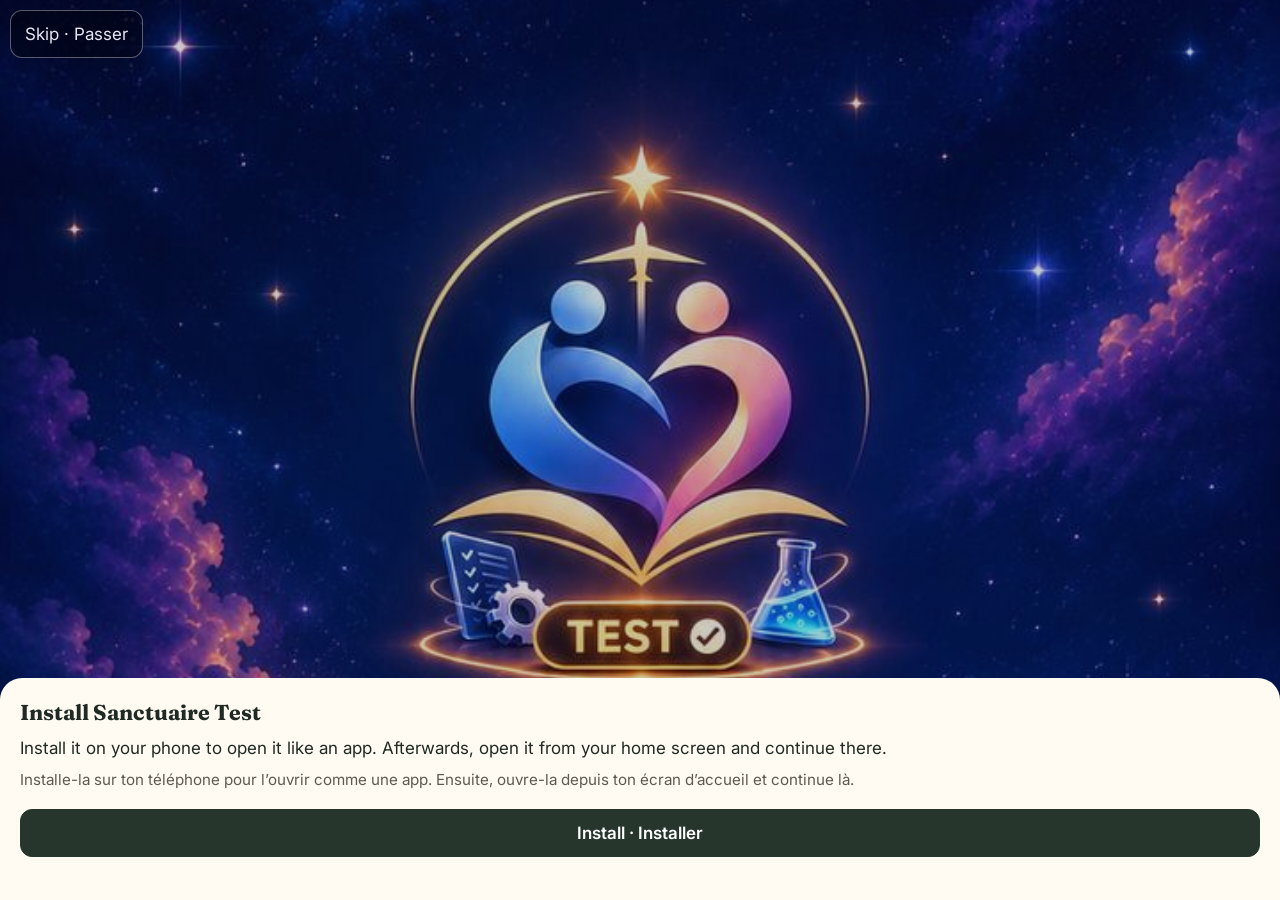
<file: index.html>
<!doctype html>
<html lang="en">
<head>
<meta charset="utf-8">
<meta name="viewport" content="width=device-width, initial-scale=1, viewport-fit=cover">
<meta name="theme-color" content="#26362D">
<script src="config.js"></script>
<script src="env.js"></script>
<script src="version.js"></script>
<script src="notice.js"></script>
<script src="ui-kit.js"></script>
<script src="guide-test1.js"></script>
<link rel="manifest" href="manifest.webmanifest">
<link rel="icon" href="icons/icon-192.png">
<link rel="apple-touch-icon" href="icons/apple-touch-icon.png">
<title>Sanctuaire Test</title>
<link rel="preconnect" href="https://fonts.googleapis.com"><link rel="preconnect" href="https://fonts.gstatic.com" crossorigin>
<link rel="stylesheet" href="https://fonts.googleapis.com/css2?family=Fraunces:wght@600&family=Inter:wght@400;600&display=swap">
<style>
:root{--bg:#F6F0E6;--paper:#FFFBF3;--cedar:#26362D;--ink:#1F2A24;--brass:#8A5B1E;--ember:#A63D2F;--line:#DDD2BF;--muted:#5E5A50;--green:#2F6B52}
*{box-sizing:border-box}
body{margin:0;background:var(--bg);color:var(--ink);font:17px/1.55 Inter,system-ui,sans-serif}
h1,h2,h3,.brand{font-family:Fraunces,Georgia,serif;line-height:1.2;margin:0 0 .4em}
h1{font-size:2rem}h2{font-size:1.35rem;margin-top:1.6em}h3{font-size:1.15rem}
.hidden{display:none!important}
button,.btn{font:inherit;font-weight:600;min-height:48px;padding:0 20px;border-radius:12px;border:1px solid var(--cedar);background:var(--cedar);color:#fff;cursor:pointer;display:inline-flex;align-items:center;justify-content:center;text-decoration:none}
.btn.alt,button.alt{background:transparent;color:var(--cedar)}
button:disabled{opacity:.6}
a{color:var(--cedar)}
#login{min-height:100vh;display:grid;place-items:center;padding:20px;background:linear-gradient(#0a0d2488,#0a0d2488),url(assets/splash.jpg) center/cover #1E1F5B}
.lcard{background:var(--paper);border-radius:20px;padding:28px 24px;max-width:460px;width:100%;box-shadow:0 12px 40px #0006}
.lcard .brand{font-size:1.9rem;margin:0}.lcard p{margin:.5em 0}
.sub{color:var(--muted);font-size:.95rem}
input{font:inherit;width:100%;min-height:52px;border:1px solid var(--line);border-radius:12px;padding:0 14px;margin:8px 0 14px;background:#fff;letter-spacing:.3em}
#msg{min-height:1.6em;color:var(--ember);font-size:.95rem}
#install{position:fixed;inset:0;z-index:200;display:flex;flex-direction:column;background:linear-gradient(#0a0d2433,#0a0d2433),url(assets/splash.jpg) center/cover #1E1F5B;color:#fff}
#install .skip{align-self:flex-start;margin:calc(10px + env(safe-area-inset-top,0px)) 0 0 10px;min-height:48px;padding:0 14px;background:rgba(0,0,0,.35);border:1px solid rgba(255,255,255,.35);color:#e8e6f0;font-weight:400}
#install .panel{margin-top:auto;background:var(--paper);color:var(--ink);border-radius:22px 22px 0 0;padding:22px 20px calc(22px + env(safe-area-inset-bottom,0px))}
#install .panel p{margin:.4em 0}.fr{color:var(--muted);font-size:.95rem}
#install #ib{width:100%;margin-top:12px}
#inote{min-height:1.4em;font-size:.92rem;color:var(--muted)}
.lcard img{width:72px;height:72px;border-radius:16px;display:block;margin-bottom:10px}
.prog{margin-top:10px}.track{height:10px;background:#E7DCC6;border-radius:99px;overflow:hidden}.track i{display:block;height:100%;background:var(--green);transition:width .5s}
.pl{margin:.5em 0 .1em}.card{position:relative}.card.done{border-color:var(--green)}
.tick{position:absolute;top:14px;right:14px;width:30px;height:30px;border-radius:50%;background:var(--green);color:#fff;display:grid;place-items:center;font-weight:600}
.overall{background:#dcebe2;color:var(--green);font-weight:600;border-radius:12px;padding:10px 14px;margin:14px 0}
.rrow{display:flex;flex-wrap:wrap;justify-content:space-between;align-items:center;gap:8px;padding:10px 0;border-top:1px solid var(--line)}
.rrow .rb{display:flex;flex-wrap:wrap;gap:8px}.rrow button{min-height:44px;padding:0 14px}
#rmsg{min-height:1.5em;margin:10px 0;font-weight:600}
#app{padding-bottom:calc(76px + env(safe-area-inset-bottom,0px))}
main{max-width:860px;margin:0 auto;padding:22px 16px 60px}
.eyebrow{color:var(--brass);font-weight:600;text-transform:uppercase;letter-spacing:.08em;font-size:.8rem;margin:0}
.lead{font-size:1.1rem}
.steps3,.cards{display:grid;gap:14px;grid-template-columns:repeat(auto-fit,minmax(240px,1fr))}
.box,.card{background:var(--paper);border:1px solid var(--line);border-radius:16px;padding:16px 18px}
.box b{font-family:Fraunces,Georgia,serif;color:var(--brass);font-size:1.4rem}
.card h3{margin-top:.4em}.card p{margin:.3em 0}
.card .row{display:flex;flex-wrap:wrap;gap:8px;margin-top:12px}
.card.soon{opacity:.75;border-style:dashed}
.who2{color:var(--muted);font-size:.9rem}
.tag{display:inline-block;font-size:.8rem;font-weight:600;padding:2px 10px;border-radius:99px;background:#ece3d2;color:var(--muted)}
.tag.live{background:#dcebe2;color:var(--green)}
.note{color:var(--muted);font-size:.92rem;margin-top:26px}
.back{display:inline-block;margin-bottom:10px}
ol,ul{padding-left:1.3em}li{margin:.4em 0}
.kv{display:grid;grid-template-columns:auto 1fr;gap:6px 16px;margin:12px 0}.kv dt{color:var(--muted)}.kv dd{margin:0}
.ok{color:var(--green)}.no{color:var(--ember)}
.avatar{width:64px;height:64px;border-radius:50%;background:var(--cedar);color:#fff;display:grid;place-items:center;font:600 1.8rem Fraunces,Georgia,serif}
</style>
</head>
<body>

<section id="install" class="hidden">
  <button id="iskip" type="button" class="skip">Skip · Passer</button>
  <div class="panel">
    <h2 style="margin-top:0">Install Sanctuaire Test</h2>
    <p>Install it on your phone to open it like an app. Afterwards, open it from your home screen and continue there.</p>
    <p class="fr">Installe-la sur ton téléphone pour l’ouvrir comme une app. Ensuite, ouvre-la depuis ton écran d’accueil et continue là.</p>
    <button id="ib" type="button">Install · Installer</button>
    <div id="inote" role="status"></div>
  </div>
</section>

<section id="login" class="hidden">
  <div class="lcard">
    <img src="icons/icon-192.png" alt="">
    <p class="brand">Sanctuaire Test</p>
    <p class="sub">Test site · Site de test</p>
    <p>Welcome. This is the private test site for Sanctuaire. Enter your PIN to continue.</p>
    <p>Bienvenue. Voici le site de test privé de Sanctuaire. Saisis ton code PIN pour continuer.</p>
    <label for="pin" class="sub">PIN / Code PIN</label>
    <input id="pin" type="password" inputmode="numeric" autocomplete="current-password">
    <button id="go" type="button" style="width:100%">Enter / Entrer</button>
    <div id="msg" role="alert"></div>
  </div>
</section>

<div id="app" class="hidden">
  <main id="view"></main>
</div>

<script>window.SBAR_HUB = 1;</script>
<script src="hub-bar.js"></script>
<script>
'use strict';
const SB = SENV.sb, KEY = SENV.key;   // from config.js
const VERSION = window.SANCTUAIRE_VERSION || '';
if (SENV.staging) {
  document.title = 'Sanctuaire Test · STAGING';
  document.querySelector('.lcard .brand').textContent = 'Sanctuaire Test · STAGING';
  document.querySelector('#install h2').textContent = 'Install Sanctuaire Test (staging)';
}
const HUB = 'sanctuaire-hub-v1', K1 = 'sanctuaire-t1-session-v1', K2 = 'sanctuaire-test2-session-v1', SEENK = 'sanctuaire-hub-seen-v1';
const $ = (id) => document.getElementById(id);
const esc = (x) => String(x == null ? '' : x).replace(/[&<>"']/g, (c) => ({ '&': '&amp;', '<': '&lt;', '>': '&gt;', '"': '&quot;', "'": '&#39;' }[c]));
const get = (k) => { try { return JSON.parse(localStorage.getItem(k) || 'null'); } catch (e) { return null; } };
const put = (k, v) => { try { localStorage.setItem(k, JSON.stringify(v)); } catch (e) { /* private mode */ } };

// ---- the tests (edit this list to add or change a card) ----
const TESTS = [
  { id: '1', url: 'sanctuaire-test1/sheet.html' },
  { id: '2', url: 'sanctuaire-test2/' },
  { id: 'cap', url: 'capability-test/capability.html' },
  { id: 'more', soon: true }
];

const I18N = {
  en: {
    home: 'Home', guides: 'Guides', profile: 'Profile', signout: 'Sign out', switchTo: 'FR',
    eyebrow: 'Private test site', welcomeTitle: 'Welcome to the Sanctuaire test site',
    welcome: 'Sanctuaire is a private app for two people who speak different languages: each writes in their own language and reads in their own. Before it is built, the risky parts are tested here, with real phones and real sentences. Each test below helps decide what the real app will do.',
    how: 'How this site works',
    s1: 'Sign in once', s1d: 'One PIN opens every test. No second login.',
    s2: 'Pick a test', s2d: 'The first time, its guide opens before the test.',
    s3: 'Guide any time', s3d: 'The Guides tab at the bottom reopens it.',
    tests: 'The tests', open: 'Open', soon: 'Coming soon',
    start: 'Start with the guide', openTest: 'Open the test', guide: 'Guide',
    privacy: 'Only the two testers can sign in. The tests hold readable sentences, so keep exported reports private. The test database is deleted when testing ends.',
    steps: 'Steps', good: 'Good to know', adminOnly: 'For the admin', partnerOnly: 'For the French speaker',
    testsTitle: 'Tests', testsIntro: 'Every test of the project. Open one to start or continue.', version: 'Version',
    loading: 'Loading progress…', notConn: 'Not connected: sign in again to see progress.', progErr: 'Progress is not available right now.',
    completed: 'Completed',
    overall: (c, n) => `${c} of ${n} tests completed`,
    counts: { '1': (d, t) => `${d} of ${t} sentences done`, '2': (d, t) => `${d} of ${t} texts agreed`, cap: (d, t) => `${d} of ${t} checks done by both of you` },
    roleShort: { admin: 'English speaker', partner: 'French speaker' },
    guidesTitle: 'Guides', guidesIntro: 'Each test has a short guide. Open one at any time.',
    profileTitle: 'Your profile', name: 'Name', role: 'Role', roleAdmin: 'Admin (English speaker)', rolePartner: 'Partner (French speaker)',
    language: 'Language', sessions: 'Test sign-ins', on: 'Connected', off: 'Not connected: that test will ask for your PIN',
    adminNote: 'As admin, you download the PDF reports below.',
    reportsTitle: 'Reports (PDF)', reportsIntro: 'Download the results of each test, in English or French. After a core update, the old version’s report stays here next to the new one.',
    current: 'Current', t1v2: 'Version 2 · Bergamot + tu rules', t1v1: 'Version 1 · Bergamot only', ver: (n) => `Version ${n}`, saved: 'saved', loadingR: 'Loading reports…', rFail: 'Reports are not available. Run database/4-reports-setup.sql in Supabase, then reload.',
    rBusy: 'Creating the PDF…', rDone: (n) => `Downloaded ${n}`, rErr: 'The PDF could not be created. Try again.', noArch: 'No earlier versions yet.',
    pEn: 'English speaker', pFr: 'French speaker', pdfEn: 'PDF · English', pdfFr: 'PDF · Français',
    expiry: 'The sign-in lasts about 11 hours on this phone.',
    wrong: (n) => `Wrong PIN. ${n} ${n === 1 ? 'try' : 'tries'} left.`,
    locked: (m) => `Too many wrong tries. Try again in ${m} min.`,
    net: 'Could not reach the server. Check the internet and try again.', enter: 'Enter PIN',
    cards: {
      '1': { t: 'Test 1 · Translation quality', d: 'Write real sentences, translate them on the phone, translate them back and rate the result. Shows whether on-device translation is good enough.', w: 'For both of you' },
      '2': { t: 'Test 2 · French review of the app texts', d: 'Go through every text of the app in French: approve it or suggest a change. The admin approves or discusses each change.', w: 'For both of you' },
      cap: { t: 'Phone check', d: 'Checks graphics support, memory and speed on your phone, to know whether a larger translation model can run. Downloads nothing.', w: 'On each phone' },
      upd: { t: 'Test 1 update · Second translator', d: 'A small language model added as a second translator, to compare with the first.' },
      more: { t: 'Other tests', d: 'Notifications, saving photos, live video transfer, GIF provider, hosting and encryption library.' }
    }
  },
  fr: {
    home: 'Accueil', guides: 'Guides', profile: 'Profil', signout: 'Se déconnecter', switchTo: 'EN',
    eyebrow: 'Site de test privé', welcomeTitle: 'Bienvenue sur le site de test de Sanctuaire',
    welcome: 'Sanctuaire est une app privée pour deux personnes qui ne parlent pas la même langue : chacun écrit dans sa langue et lit dans la sienne. Avant de la construire, les points risqués sont testés ici, avec de vrais téléphones et de vraies phrases. Chaque test ci-dessous aide à décider ce que fera la vraie app.',
    how: 'Comment fonctionne ce site',
    s1: 'Connecte-toi une fois', s1d: 'Un seul code PIN ouvre tous les tests. Pas de seconde connexion.',
    s2: 'Choisis un test', s2d: 'La première fois, son guide s’ouvre avant le test.',
    s3: 'Le guide, à tout moment', s3d: 'L’onglet Guides, en bas, le rouvre.',
    tests: 'Les tests', open: 'Ouvert', soon: 'Bientôt',
    start: 'Commencer par le guide', openTest: 'Ouvrir le test', guide: 'Guide',
    privacy: 'Seules les deux personnes qui testent peuvent se connecter. Les tests contiennent des phrases lisibles : garde les rapports exportés privés. La base de test est supprimée à la fin des tests.',
    steps: 'Étapes', good: 'Bon à savoir', adminOnly: 'Pour l’admin', partnerOnly: 'Pour la francophone',
    testsTitle: 'Tests', testsIntro: 'Tous les tests du projet. Ouvre-en un pour commencer ou continuer.', version: 'Version',
    loading: 'Chargement de la progression…', notConn: 'Non connecté : reconnecte-toi pour voir la progression.', progErr: 'La progression n’est pas disponible pour le moment.',
    completed: 'Terminé',
    overall: (c, n) => `${c} test${c > 1 ? 's' : ''} terminé${c > 1 ? 's' : ''} sur ${n}`,
    counts: { '1': (d, t) => `${d} phrases sur ${t} terminées`, '2': (d, t) => `${d} textes sur ${t} validés`, cap: (d, t) => `${d} tests sur ${t} faits à vous deux` },
    roleShort: { admin: 'anglophone', partner: 'francophone' },
    guidesTitle: 'Guides', guidesIntro: 'Chaque test a un court guide. Ouvre-le quand tu veux.',
    profileTitle: 'Ton profil', name: 'Nom', role: 'Rôle', roleAdmin: 'Admin (anglophone)', rolePartner: 'Partenaire (francophone)',
    language: 'Langue', sessions: 'Connexions aux tests', on: 'Connecté', off: 'Non connecté : ce test te demandera ton code PIN',
    adminNote: 'En tant qu’admin, tu télécharges les rapports PDF ci-dessous.',
    reportsTitle: 'Rapports (PDF)', reportsIntro: 'Télécharge les résultats de chaque test, en anglais ou en français. Après une mise à jour majeure, le rapport de l’ancienne version reste ici à côté du nouveau.',
    current: 'Actuelle', t1v2: 'Version 2 · Bergamot + règles du tu', t1v1: 'Version 1 · Bergamot seul', ver: (n) => `Version ${n}`, saved: 'enregistrée', loadingR: 'Chargement des rapports…', rFail: 'Les rapports ne sont pas disponibles. Lance database/4-reports-setup.sql dans Supabase, puis recharge.',
    rBusy: 'Création du PDF…', rDone: (n) => `Téléchargé : ${n}`, rErr: 'Le PDF n’a pas pu être créé. Réessaie.', noArch: 'Pas encore d’anciennes versions.',
    pEn: 'Anglophone', pFr: 'Francophone', pdfEn: 'PDF · English', pdfFr: 'PDF · Français',
    expiry: 'La connexion dure environ 11 heures sur ce téléphone.',
    wrong: (n) => `Code incorrect. Il reste ${n} essai${n > 1 ? 's' : ''}.`,
    locked: (m) => `Trop d’essais incorrects. Réessaie dans ${m} min.`,
    net: 'Impossible de joindre le serveur. Vérifie internet et réessaie.', enter: 'Saisir le code PIN',
    cards: {
      '1': { t: 'Test 1 · Qualité de la traduction', d: 'Écris de vraies phrases, traduis-les sur le téléphone, retraduis-les et note le résultat. Cela montre si la traduction sur le téléphone est assez bonne.', w: 'Pour vous deux' },
      '2': { t: 'Test 2 · Relecture du français de l’app', d: 'Passe en revue chaque texte de l’app en français : approuve-le ou propose un changement. L’admin valide ou discute chaque changement.', w: 'Pour vous deux' },
      cap: { t: 'Vérification du téléphone', d: 'Vérifie le graphisme, la mémoire et la vitesse de ton téléphone, pour savoir si un modèle de traduction plus grand peut tourner. Ne télécharge rien.', w: 'Sur chaque téléphone' },
      upd: { t: 'Mise à jour du Test 1 · Deuxième traducteur', d: 'Un petit modèle de langage ajouté comme second traducteur, à comparer avec le premier.' },
      more: { t: 'Autres tests', d: 'Notifications, enregistrement des photos, transfert vidéo en direct, fournisseur de GIF, hébergement et bibliothèque de chiffrement.' }
    }
  }
};

// ---- guides (edit the text here; a = admin only, p = French speaker only) ----
const GUIDES = {
  '1': {
    en: { title: 'Test 1 · Translation quality',
      purpose: 'This test checks whether translation done on the phone is good enough for Sanctuaire. You write sentences in your own language, the phone translates them, and the other person tells us how good the translation is.',
      steps: ['First time only: in the section “Translator on this phone”, press “Download and prepare (one time only)”. About 60 MB are downloaded once, so use Wi-Fi. Afterwards the button says “Start the translator (no download)”.',
        'Choose a sentence type and write your own sentence, in your own language, in one of your “Sentence” boxes. Each type has 3 sentences for each of you. Press Save.',
        'Press Test. The phone translates your sentence, then translates the result back into your language.',
        'Read the back-translation and answer “Did the back-translation keep your meaning?” with Kept or Changed. Press Save check.',
        'Optional: if your sentence could be misunderstood, add a note with its meaning or context and press Save note.',
        'Review the other person’s sentences under “To review”. Read the translation, choose Good, Awkward or Wrong, add a remark if something sounds off, and press Save review.',
        'A sentence is Done when its translation has been reviewed and its back-translation has been checked. The counter at the top shows how many of the 54 sentences are Done. The test is finished when all 54 are Done.'],
      a: ['You write in English, and the phone translates into French. You review the French speaker’s sentences, which are translated into English.',
        'Download the results as a PDF from your Profile, under Reports.',
        '“Reset the whole sheet” at the bottom deletes every entry. Use it only to start again.'],
      p: ['You write in French, and the phone translates into English. You review the English speaker’s sentences, which are translated into French.'],
      tips: ['Awkward means understandable but not natural. Wrong means the meaning is lost or changed. Honest ratings help more than kind ones.',
        'Use the filter “Only where I have something to do” to see what is waiting for you.',
        'Everything saves by itself and both of you see it. You can stop and continue later.',
        'If you change a sentence after it was reviewed, its review is cleared and the other person has to review it again.'] },
    fr: { title: 'Test 1 · Qualité de la traduction',
      purpose: 'Ce test vérifie si une traduction faite sur le téléphone est assez bonne pour Sanctuaire. Tu écris des phrases dans ta langue, le téléphone les traduit, et l’autre personne indique si la traduction est bonne.',
      steps: ['La première fois seulement : dans la section « Traducteur sur ce téléphone », appuie sur « Télécharger et préparer (une seule fois) ». Environ 60 Mo sont téléchargés une fois : utilise le Wi-Fi. Ensuite, le bouton devient « Démarrer le traducteur (sans téléchargement) ».',
        'Choisis un type de phrase et écris ta phrase, dans ta langue, dans l’une de tes cases « Phrase ». Chaque type a 3 phrases pour chacun de vous. Appuie sur Enregistrer.',
        'Appuie sur Tester. Le téléphone traduit ta phrase, puis retraduit le résultat dans ta langue.',
        'Lis la traduction retour et réponds à « La traduction retour garde-t-elle ton sens ? » par Conservé ou Changé. Puis enregistre ta réponse.',
        'Facultatif : si ta phrase peut être mal comprise, ajoute une note avec son sens ou son contexte et enregistre-la.',
        'Évalue les phrases de l’autre personne dans « À évaluer ». Lis la traduction, choisis Bonne, Maladroite ou Fausse, ajoute une remarque si quelque chose sonne mal, puis enregistre ton évaluation.',
        'Une phrase est Terminée quand sa traduction a été évaluée et que sa traduction retour a été vérifiée. Le compteur en haut montre combien des 54 phrases sont Terminées. Le test est fini quand les 54 le sont.'],
      a: ['Tu écris en anglais et le téléphone traduit vers le français. Tu évalues les phrases de la francophone, traduites vers l’anglais.',
        'Télécharge les résultats en PDF depuis ton Profil, dans Rapports.',
        '« Réinitialiser toute la feuille », en bas, supprime toutes les entrées. Utilise-le seulement pour recommencer.'],
      p: ['Tu écris en français et le téléphone traduit vers l’anglais. Tu évalues les phrases de l’anglophone, traduites vers le français.'],
      tips: ['Maladroite veut dire compréhensible mais pas naturelle. Fausse veut dire que le sens est perdu ou changé. Des notes honnêtes aident plus que des notes gentilles.',
        'Utilise le filtre « Seulement ce que j’ai à faire » pour voir ce qui t’attend.',
        'Tout s’enregistre tout seul et vous le voyez tous les deux. Tu peux t’arrêter et reprendre plus tard.',
        'Si tu modifies une phrase après son évaluation, l’évaluation est effacée et l’autre personne doit la refaire.'] }
  },
  '2': {
    en: { title: 'Test 2 · French review of the app texts',
      purpose: 'The app will show many short texts (buttons, messages, labels). This test checks the French of every one of them before the screens are drawn in French. The French speaker approves each text or suggests a better one, and the admin decides what is finally agreed.',
      steps: ['Open the review. Texts are grouped by category. Each text shows the English, the proposed French and the space it must fit on screen.',
        'The French speaker presses Approve if the French is right, or Suggest a change. A suggestion needs the new French; a reason and a note are optional.',
        'The admin answers each suggestion: Approve her version, Reject with a note, or Keep the original.',
        'If a change is rejected, the French speaker can Reply to explain, or Keep the original. Discuss until you agree.',
        'Use the filters to find what is waiting for you, what is waiting for the other person, what is not agreed yet, or search for a word.',
        'A text is Agreed when both of you are settled. The bar at the top shows how many texts are agreed. The test is finished when all texts are Agreed.'],
      a: ['Rejecting always needs a note. “Keep the original” ends a disagreement. “Reopen” brings an agreed text back for review.',
        'Download the PDF report from your Profile, under Reports, when you are done.',
        '“Delete everything” at the bottom erases all reviews and the whole history. Type RESET first. Use it only to start again.'],
      p: ['Keep parts like {name} exactly as written, and stay within the space shown for each text.',
        'The French uses “tu”. Text that speaks to you is feminine (connectée, prête); text about your partner is masculine.'],
      tips: ['Everything saves by itself, so you can stop and continue later.',
        'The page refreshes by itself every few seconds, so you see the other person’s changes.',
        'Every step is kept in the history of that text.'] },
    fr: { title: 'Test 2 · Relecture du français de l’app',
      purpose: 'L’app affichera beaucoup de petits textes (boutons, messages, libellés). Ce test vérifie le français de chacun avant que les écrans soient dessinés en français. La francophone approuve chaque texte ou propose mieux, et l’admin décide de ce qui est finalement validé.',
      steps: ['Ouvre la relecture. Les textes sont rangés par catégorie. Chacun montre l’anglais, le français proposé et la place disponible à l’écran.',
        'La francophone appuie sur Approuver si le français est bon, ou sur Proposer une modification. Une proposition demande le nouveau français ; la raison et la remarque sont facultatives.',
        'L’admin répond à chaque proposition : Approuver sa version, Refuser avec une remarque, ou Garder l’original.',
        'Si une modification est refusée, la francophone peut Répondre pour expliquer, ou Garder l’original. Discutez jusqu’à être d’accord.',
        'Utilise les filtres pour voir ce qui t’attend, ce qui attend l’autre personne, ce qui n’est pas encore validé, ou cherche un mot.',
        'Un texte est Validé quand vous êtes d’accord tous les deux. La barre en haut montre combien de textes sont validés. Le test est fini quand tous le sont.'],
      a: ['Un refus demande toujours une remarque. « Garder l’original » met fin à un désaccord. « Rouvrir » remet un texte validé en relecture.',
        'Télécharge le rapport PDF depuis ton Profil, dans Rapports, quand vous avez fini.',
        '« Tout supprimer », en bas, efface toutes les relectures et tout l’historique. Écris d’abord RESET. Utilise-le seulement pour recommencer.'],
      p: ['Garde les éléments comme {name} exactement tels quels, et reste dans la place indiquée pour chaque texte.',
        'Le français utilise le « tu ». Les textes qui te parlent sont au féminin (connectée, prête) ; ceux qui parlent de ton partenaire sont au masculin.'],
      tips: ['Tout s’enregistre tout seul : tu peux t’arrêter et reprendre plus tard.',
        'La page se rafraîchit toute seule toutes les quelques secondes, tu vois donc les changements de l’autre personne.',
        'Chaque étape est gardée dans l’historique du texte.'] }
  },
  cap: {
    en: { title: 'Phone check',
      purpose: 'This check finds out whether your phone could run a small language model inside the browser: graphics support (WebGPU), memory and speed. Each of you runs it on your own phone. It downloads no model. Only your measurements are saved to the test database, so we can see who has finished.',
      steps: ['Open this page on your own phone, in Chrome. The basic check runs by itself.',
        'Press “Run the speed test” and wait about 5 seconds.',
        'Press “Run the memory test” last. On a phone with little memory the browser tab may restart; that is itself a result. If it does, open the page again.',
        'The page tells you “Saved for you: x of 3 checks done”. You are finished when it says 3 of 3.'],
      a: ['The check is complete when both of you have reached 3 of 3. Download each person’s result as a PDF from your Profile, under Reports.'],
      tips: ['Do it once on each phone you plan to use.',
        'You can stop and continue later. What is done stays saved.'] },
    fr: { title: 'Vérification du téléphone',
      purpose: 'Cette vérification permet de savoir si ton téléphone pourrait faire tourner un petit modèle de langage dans le navigateur : graphisme (WebGPU), mémoire et vitesse. Chacun la fait sur son propre téléphone. Aucun modèle n’est téléchargé. Seules tes mesures sont enregistrées dans la base de test, pour voir qui a terminé.',
      steps: ['Ouvre cette page sur ton propre téléphone, dans Chrome. La vérification de base se lance toute seule.',
        'Appuie sur « Lancer le test de vitesse » et attends environ 5 secondes.',
        'Appuie en dernier sur « Lancer le test de mémoire ». Sur un téléphone qui a peu de mémoire, l’onglet peut redémarrer : c’est déjà un résultat. Dans ce cas, rouvre la page.',
        'La page affiche « Enregistré pour toi : x tests sur 3 terminés ». Tu as fini quand elle indique 3 sur 3.'],
      a: ['La vérification est terminée quand vous avez tous les deux atteint 3 sur 3. Télécharge le résultat de chaque personne en PDF depuis ton Profil, dans Rapports.'],
      tips: ['À faire une fois sur chaque téléphone que tu comptes utiliser.',
        'Tu peux t’arrêter et reprendre plus tard. Ce qui est fait reste enregistré.'] }
  }
};
// the Test 1 guide has one source (guide-test1.js), shared with the guide that must be read once inside Test 1
if (window.SGUIDE_T1) GUIDES['1'] = window.SGUIDE_T1;

// ---- server ----
async function rpc(fn, args) {
  const res = await fetch(`${SB}/rest/v1/rpc/${fn}`, { method: 'POST', headers: { 'Content-Type': 'application/json', apikey: KEY }, body: JSON.stringify(args) });
  let body = null; try { body = await res.json(); } catch (e) { /* not json */ }
  if (!res.ok) { const err = new Error('HTTP ' + res.status); err.status = res.status; throw err; }
  return body;
}

// ---- state ----
let sess = null, lang = 'en', bar = null;
const L = () => I18N[lang];
const live = (s) => s && s.at && Date.now() - s.at < 11 * 3600 * 1000;
const seen = () => get(SEENK) || {};

// ---- login ----
// ---- install (PWA) ----
const SKIP = 'sanctuaire-skip-install';
const standalone = matchMedia('(display-mode: standalone)').matches || navigator.standalone === true;
let dip = null, installed = false, iTimer = null;
const IMSG = {
  fallback: 'The browser did not offer an install button. In Chrome, open the menu ⋮ and choose “Install app” or “Add to Home screen”. If it is already installed, open it from your home screen.\nLe navigateur ne propose pas de bouton. Dans Chrome, ouvre le menu ⋮ et choisis « Installer l’application » ou « Ajouter à l’écran d’accueil ». Si elle est déjà installée, ouvre-la depuis ton écran d’accueil.',
  busy: 'Installing… · Installation…',
  done: 'Installed. Open Sanctuaire Test from your home screen.\nInstallée. Ouvre Sanctuaire Test depuis ton écran d’accueil.'
};
const inote = (t) => { const n = $('inote'); n.style.whiteSpace = 'pre-line'; n.textContent = t; };
window.addEventListener('beforeinstallprompt', (e) => { e.preventDefault(); dip = e; if (!installed) inote(''); });
window.addEventListener('appinstalled', () => { installed = true; dip = null; $('ib').classList.add('hidden'); inote(IMSG.done); $('iskip').textContent = 'Continue here · Continuer ici'; });
function showInstall() {
  $('install').classList.remove('hidden');
  iTimer = setTimeout(() => { if (!dip && !installed) inote(IMSG.fallback); }, 3000);
}
function leaveInstall() { clearTimeout(iTimer); $('install').classList.add('hidden'); try { sessionStorage.setItem(SKIP, '1'); } catch (e) { /* ignore */ } boot(); }
$('iskip').onclick = leaveInstall;
$('ib').onclick = async () => {
  if (!dip) { inote(IMSG.fallback); return; }
  const p = dip; dip = null; p.prompt();
  const c = await p.userChoice;
  if (c.outcome === 'accepted' && !installed) inote(IMSG.busy);
};
if ('serviceWorker' in navigator) navigator.serviceWorker.register('sw.js').catch(() => {});

function showLogin(m) { sess = null; if (bar) { bar.destroy(); bar = null; } $('app').classList.add('hidden'); $('login').classList.remove('hidden'); $('msg').textContent = m || ''; $('pin').value = ''; }
async function doLogin() {
  const pin = $('pin').value.trim(), m = $('msg'); if (!pin) return;
  $('go').disabled = true; m.textContent = '…';
  try {
    const a = await rpc('t1_login', { p_pin: pin });          // Test 1 first: a wrong PIN is counted once, not twice
    if (!a || !a.ok) {
      const mi = Math.ceil(((a && a.retry_after) || 60) / 60), n = (a && a.remaining) || 0;
      m.textContent = a && a.error === 'locked' ? `${I18N.en.locked(mi)} / ${I18N.fr.locked(mi)}` : `${I18N.en.wrong(n)} / ${I18N.fr.wrong(n)}`;
      return;
    }
    const now = Date.now();
    put(K1, { token: a.token, role: a.role, label: a.label, at: now });
    const s = { role: a.role, label: a.label, at: now, lang: a.role === 'admin' ? 'en' : 'fr', tok1: a.token, tok2: null };
    try { const b = await rpc('t2_login', { p_pin: pin }); if (b && b.ok) { put(K2, { token: b.token, role: b.role, label: b.label, at: now }); s.tok2 = b.token; } } catch (e) { /* Test 2 will ask itself */ }
    put(HUB, s); sess = s; lang = s.lang;
    location.hash = '#/home'; start();
  } catch (e) { m.textContent = `${I18N.en.net} / ${I18N.fr.net}`; }
  finally { $('go').disabled = false; $('pin').value = ''; }
}
async function signOut() {
  if (window.SUI && !(await SUI.confirmSignOut())) return;   // unsaved text in Test 1 or 2: ask first
  const s = sess || get(HUB);
  try { if (s && s.tok1) await rpc('t1_logout', { p_token: s.tok1 }); } catch (e) { /* ignore */ }
  try { if (s && s.tok2) await rpc('t2_logout', { p_token: s.tok2 }); } catch (e) { /* ignore */ }
  [HUB, K1, K2].forEach((k) => { try { localStorage.removeItem(k); } catch (e) { /* ignore */ } });
  location.hash = '#/login'; showLogin();
}

// ---- views ----
function card(t) {
  const c = L().cards[t.id];
  if (t.soon) return `<article class="card soon"><span class="tag">${L().soon}</span><h3>${c.t}</h3><p>${c.d}</p></article>`;
  return `<article class="card"><span class="tick hidden" role="img" aria-label="${L().completed}">✓</span><span class="tag live">${L().open}</span><h3>${c.t}</h3><p>${c.d}</p><p class="who2">${c.w}</p><div class="prog" data-prog="${t.id}"></div>
    <div class="row"><a class="btn" href="#/open/${t.id}">${seen()[t.id] ? L().openTest : L().start}</a><a class="btn alt" href="#/guide/${t.id}">${L().guide}</a></div></article>`;
}
function vHome() {
  const l = L();
  return `<p class="eyebrow">${l.eyebrow}</p><h1>${l.welcomeTitle}</h1><p class="lead">${l.welcome}</p>
    <h2>${l.how}</h2><div class="steps3">
      <div class="box"><b>1</b><h3>${l.s1}</h3><p>${l.s1d}</p></div>
      <div class="box"><b>2</b><h3>${l.s2}</h3><p>${l.s2d}</p></div>
      <div class="box"><b>3</b><h3>${l.s3}</h3><p>${l.s3d}</p></div></div>
    <h2>${l.tests}</h2><div class="cards">${TESTS.map(card).join('')}</div><p class="note">${l.privacy}</p>`;
}
function vTests() {
  const l = L();
  return `<h1>${l.testsTitle}</h1><p>${l.testsIntro}</p><div id="overall" class="overall hidden"></div><div class="cards">${TESTS.map(card).join('')}</div>`;
}
function vGuides() {
  const l = L();
  return `<h1>${l.guidesTitle}</h1><p>${l.guidesIntro}</p><div class="cards">${TESTS.filter((t) => !t.soon).map((t) =>
    `<article class="card"><h3>${l.cards[t.id].t}</h3><p>${l.cards[t.id].d}</p><div class="row"><a class="btn" href="#/guide/${t.id}">${l.guide}</a></div></article>`).join('')}</div>`;
}
function vGuide(id) {
  const l = L(), g = GUIDES[id] && GUIDES[id][lang]; if (!g) return vHome();
  const list = (a) => `<ul>${a.map((x) => `<li>${esc(x)}</li>`).join('')}</ul>`;
  const extra = sess.role === 'admin' ? g.a : g.p;
  return `<a class="back" href="#/home">← ${l.home}</a><h1>${g.title}</h1><p class="lead">${g.purpose}</p>
    <h2>${l.steps}</h2><ol>${g.steps.map((x) => `<li>${esc(x)}</li>`).join('')}</ol>
    ${extra ? `<h2>${sess.role === 'admin' ? l.adminOnly : l.partnerOnly}</h2>${list(extra)}` : ''}
    <h2>${l.good}</h2>${list(g.tips)}<p style="margin-top:26px"><a class="btn" href="#/go/${id}">${l.openTest}</a></p>`;
}
function vProfile() {
  const l = L(), s = sess;
  const st = (ok, n) => `<div class="${ok ? 'ok' : 'no'}">${n}: ${ok ? l.on : l.off}</div>`;
  return `<h1>${l.profileTitle}</h1><div class="avatar">${esc((s.label || '?').trim().charAt(0).toUpperCase())}</div>
    <dl class="kv"><dt>${l.name}</dt><dd>${esc(s.label)}</dd><dt>${l.role}</dt><dd>${s.role === 'admin' ? l.roleAdmin : l.rolePartner}</dd>
    <dt>${l.language}</dt><dd>${lang === 'en' ? 'English' : 'Français'}</dd>
    <dt>${l.sessions}</dt><dd><div class="ok">Test 1: ${l.on}</div>${st(!!get(K2), 'Test 2')}</dd></dl>
    ${s.role === 'admin' ? `<p>${l.adminNote}</p>` : ''}<p class="note">${l.expiry}</p><p class="note">Sanctuaire Test${SENV.staging ? ' · STAGING' : ''} · ${l.version} ${VERSION}</p>
    ${s.role === 'admin' ? `<h2>${l.reportsTitle}</h2><p>${l.reportsIntro}</p><div id="rmsg" role="status"></div><div id="reports"><p class="who2">${l.loadingR}</p></div>` : ''}
    <p style="margin-top:26px"><button id="so" type="button" class="alt">${l.signout}</button></p>`;
}

// ---- progress (read from the existing test functions; nothing new on the server) ----
const PROG = {}; let progAt = 0, progBusy = false, cur = 'home';
const t2strings = () => window.T2 && T2.STRINGS ? Promise.resolve() : new Promise((ok, no) => { const s = document.createElement('script'); s.src = 'sanctuaire-test2/strings.js'; s.onload = ok; s.onerror = no; document.head.appendChild(s); });
async function prog1() {
  if (!sess.tok1) { PROG['1'] = { err: 'conn' }; return; }
  try {
    const r = await rpc('t1v2_get_sheet', { p_token: sess.tok1 });   // progress follows Test 1 version 2 only
    if (!r || !r.ok) { PROG['1'] = { err: r && r.error === 'auth' ? 'conn' : 'x' }; return; }
    const per = r.categories.length * 3, by = {};
    ['admin', 'partner'].forEach((a) => { by[a] = { d: r.items.filter((i) => i.author === a && i.status === 'done').length, t: per }; });
    PROG['1'] = { done: by.admin.d + by.partner.d, total: per * 2, by };
  } catch (e) { PROG['1'] = { err: 'x' }; }
}
async function progCap() {
  if (!sess.tok2) { PROG.cap = { err: 'conn' }; return; }
  try {
    const r = await rpc('hub_cap_status', { p_token: sess.tok2 });
    if (!r || !r.ok) { PROG.cap = { err: r && r.error === 'auth' ? 'conn' : 'x' }; return; }
    const by = {};
    ['admin', 'partner'].forEach((a) => { const x = (r.people || {})[a] || {}; by[a] = { d: ['basic', 'speed', 'mem'].filter((k) => x[k]).length, t: 3 }; });
    PROG.cap = { done: by.admin.d + by.partner.d, total: 6, by };
  } catch (e) { PROG.cap = { err: 'x' }; }
}
async function prog2() {
  if (!sess.tok2) { PROG['2'] = { err: 'conn' }; return; }
  try {
    await t2strings();
    const r = await rpc('t2_get_sheet', { p_token: sess.tok2 });
    if (!r || !r.ok) { PROG['2'] = { err: r && r.error === 'auth' ? 'conn' : 'x' }; return; }
    PROG['2'] = { done: r.items.filter((i) => i.status === 'agreed').length, total: T2.STRINGS.length };
  } catch (e) { PROG['2'] = { err: 'x' }; }
}
function paintProgress() {
  const l = L(); let c = 0, n = 0;
  document.querySelectorAll('[data-prog]').forEach((el) => {
    const id = el.dataset.prog, p = PROG[id], card = el.closest('.card'), tick = card.querySelector('.tick');
    let html = '', ok = false;
    if (!p) html = `<p class="who2">${l.loading}</p>`;
    else if (p.err) html = `<p class="who2 no">${p.err === 'conn' ? l.notConn : l.progErr}</p>`;
    else {
      const pct = p.total ? Math.floor(100 * p.done / p.total) : 0; ok = p.total > 0 && p.done === p.total;
      html = `<div class="track" role="progressbar" aria-valuemin="0" aria-valuemax="100" aria-valuenow="${pct}"><i style="width:${pct}%"></i></div><p class="pl"><b>${pct}%</b> · ${l.counts[id](p.done, p.total)}</p>` +
        (p.by ? `<p class="who2">${['admin', 'partner'].map((a) => `${l.roleShort[a]} ${p.by[a].d}/${p.by[a].t}${p.by[a].d === p.by[a].t ? ' ✓' : ''}`).join(' · ')}</p>` : '');
    }
    el.innerHTML = html; card.classList.toggle('done', ok); tick.classList.toggle('hidden', !ok);
  });
  ['1', '2', 'cap'].forEach((id) => { if (PROG[id] && !PROG[id].err) { n++; if (PROG[id].total > 0 && PROG[id].done === PROG[id].total) c++; } });
  const ov = $('overall'); if (ov) { ov.textContent = l.overall(c, 3); ov.classList.toggle('hidden', n === 0); }
}
async function loadProgress(force) {
  if (!sess || progBusy || (!force && Date.now() - progAt < 20000)) { paintProgress(); return; }
  progBusy = true;
  try { await Promise.all([prog1(), prog2(), progCap()]); progAt = Date.now(); } finally { progBusy = false; }
  paintProgress();
}
setInterval(() => { if (sess && !document.hidden && (cur === 'home' || cur === 'tests')) loadProgress(false); }, 30000);

// ---- reports (admin only; every PDF is built in the browser) ----
const rbtns = (a) => `<span class="rb"><button type="button" class="alt" ${a} data-lang="en">${L().pdfEn}</button><button type="button" class="alt" ${a} data-lang="fr">${L().pdfFr}</button></span>`;
const rrow = (label, a) => `<div class="rrow"><span>${label}</span>${rbtns(a)}</div>`;
function testRows(id, ver, arch, when) {
  const l = L(), head = arch ? `${l.ver(ver)} · ${l.saved} ${when}` : `${l.current} · ${l.ver(ver)}`, base = `data-test="${id}" data-ver="${ver}" data-arch="${arch || ''}"`;
  if (id === '1' && !arch) {   // Test 1 has two independent versions: one report each
    const b = (tv) => `data-test="1" data-ver="${ver}" data-arch="" data-tv="${tv}"`;
    return `<div class="rrow"><b>${esc(head)}</b></div>` + rrow(l.t1v2, b('2')) + rrow(l.t1v1, b('1'));
  }
  if (id !== 'cap') return rrow(esc(head), base);
  return `<div class="rrow"><b>${esc(head)}</b></div>` + ['admin', 'partner'].map((r) => rrow(r === 'admin' ? l.pEn : l.pFr, `${base} data-role="${r}"`)).join('');
}
async function loadReports() {
  const box = $('reports'); if (!box) return;
  const l = L();
  if (!sess.tok2) { box.innerHTML = `<p class="who2 no">${l.notConn}</p>`; return; }
  try {
    const r = await rpc('hub_reports_index', { p_token: sess.tok2 });
    if (!r || !r.ok) throw new Error('x');
    box.innerHTML = ['1', '2', 'cap'].map((id) => {
      const arch = r.archives.filter((a) => a.test_id === id);
      const old = arch.map((a) => testRows(id, a.version, a.id, new Date(a.taken_at).toLocaleDateString(lang === 'fr' ? 'fr-FR' : 'en-GB')) + (a.label ? `<p class="who2" style="margin:0 0 6px">${esc(a.label)}</p>` : '')).join('');
      return `<article class="card" style="margin-bottom:14px"><h3>${l.cards[id].t}</h3>${testRows(id, r.current[id] || 1, null)}${old || (id === '1' ? '' : `<p class="who2">${l.noArch}</p>`)}</article>`;
    }).join('');
    box.onclick = (e) => { const b = e.target.closest('button[data-test]'); if (b) doExport(b); };
  } catch (e) { box.innerHTML = `<p class="who2 no">${l.rFail}</p>`; }
}
async function doExport(b) {
  const d = b.dataset, l = L(), msg = $('rmsg'); msg.className = ''; msg.textContent = l.rBusy; b.disabled = true;
  try {
    let data;
    if (d.arch) {
      const r = await rpc('hub_archive_get', { p_token: sess.tok2, p_id: Number(d.arch) }); if (!r.ok) throw new Error('arch');
      data = r.snapshot;
      if (d.test === 'cap') { const row = (data.people || []).find((x) => x.role === d.role); data = { role: d.role, data: row ? row.data : {} }; }
    } else if (d.test === '1') {
      const r = await rpc(d.tv === '1' ? 't1_get_sheet' : 't1v2_get_sheet', { p_token: sess.tok1 }); if (!r.ok) throw new Error('t1'); data = { categories: r.categories, items: r.items };
    } else if (d.test === '2') {
      const r = await rpc('t2_get_sheet', { p_token: sess.tok2 }); if (!r.ok) throw new Error('t2'); data = { items: r.items, events: r.events };
    } else {
      const r = await rpc('hub_cap_get', { p_token: sess.tok2, p_role: d.role }); if (!r.ok) throw new Error('cap'); data = { role: d.role, data: r.data };
    }
    const mod = await import('./reports.js');
    const name = await mod.makeReport({ test: d.test, lang: d.lang, version: d.ver, model: d.tv || '', data });
    msg.className = 'ok'; msg.textContent = l.rDone(name);
  } catch (e) { console.error(e); msg.className = 'no'; msg.textContent = l.rErr; }
  finally { b.disabled = false; }
}

// ---- router ----
function route() {
  if (!sess) return;
  const p = (location.hash || '#/home').split('/'), r = p[1] || 'home', id = p[2];
  const t = TESTS.find((x) => x.id === id);
  if (r === 'open' && t && !t.soon) { if (seen()[id]) { location.href = t.url; } else { location.replace('#/guide/' + id); } return; }
  if (r === 'go' && t && !t.soon) { const m = seen(); m[id] = true; put(SEENK, m); location.href = t.url; return; }
  const v = r === 'tests' ? vTests() : r === 'guides' ? vGuides() : r === 'guide' ? vGuide(id) : r === 'profile' ? vProfile() : vHome();
  $('view').innerHTML = v; window.scrollTo(0, 0);
  const so = $('so'); if (so) so.onclick = signOut;
  if (r === 'profile' && sess.role === 'admin') loadReports();
  cur = r === 'tests' ? 'tests' : (r === 'home' || !r) ? 'home' : r;
  if (cur === 'home' || cur === 'tests') loadProgress(false);
  if (bar) bar.setActive(r === 'guide' || r === 'guides' ? 'guides' : r === 'profile' ? 'profile' : r === 'tests' || r === 'open' ? 'tests' : 'home');
}
function chrome() { if (bar) bar.setLang(lang); document.documentElement.lang = lang; }
function start() {
  $('login').classList.add('hidden'); $('app').classList.remove('hidden');
  if (!bar) bar = SBar.mount({ base: '', lang, onLang: (x) => { lang = x; sess.lang = x; put(HUB, sess); chrome(); route(); } });
  chrome(); route();
  if (window.SNotice) SNotice.recheck();                // show the update pop-up now that we know who is signed in
  if (window.SUI) SUI.recover();                        // unsaved text kept when the app was closed: ask what to do (after the update pop-up)
}
$('go').onclick = doLogin;
$('pin').addEventListener('keydown', (e) => { if (e.key === 'Enter') doLogin(); });
window.addEventListener('hashchange', route);

function boot() {
  const saved = get(HUB);
  if (live(saved)) { sess = saved; lang = saved.lang || 'en'; start(); } else { showLogin(); }
}
let skipped = false; try { skipped = !!sessionStorage.getItem(SKIP); } catch (e) { /* ignore */ }
if (!standalone && !skipped) showInstall(); else boot();
</script>
</body>
</html>
</file>
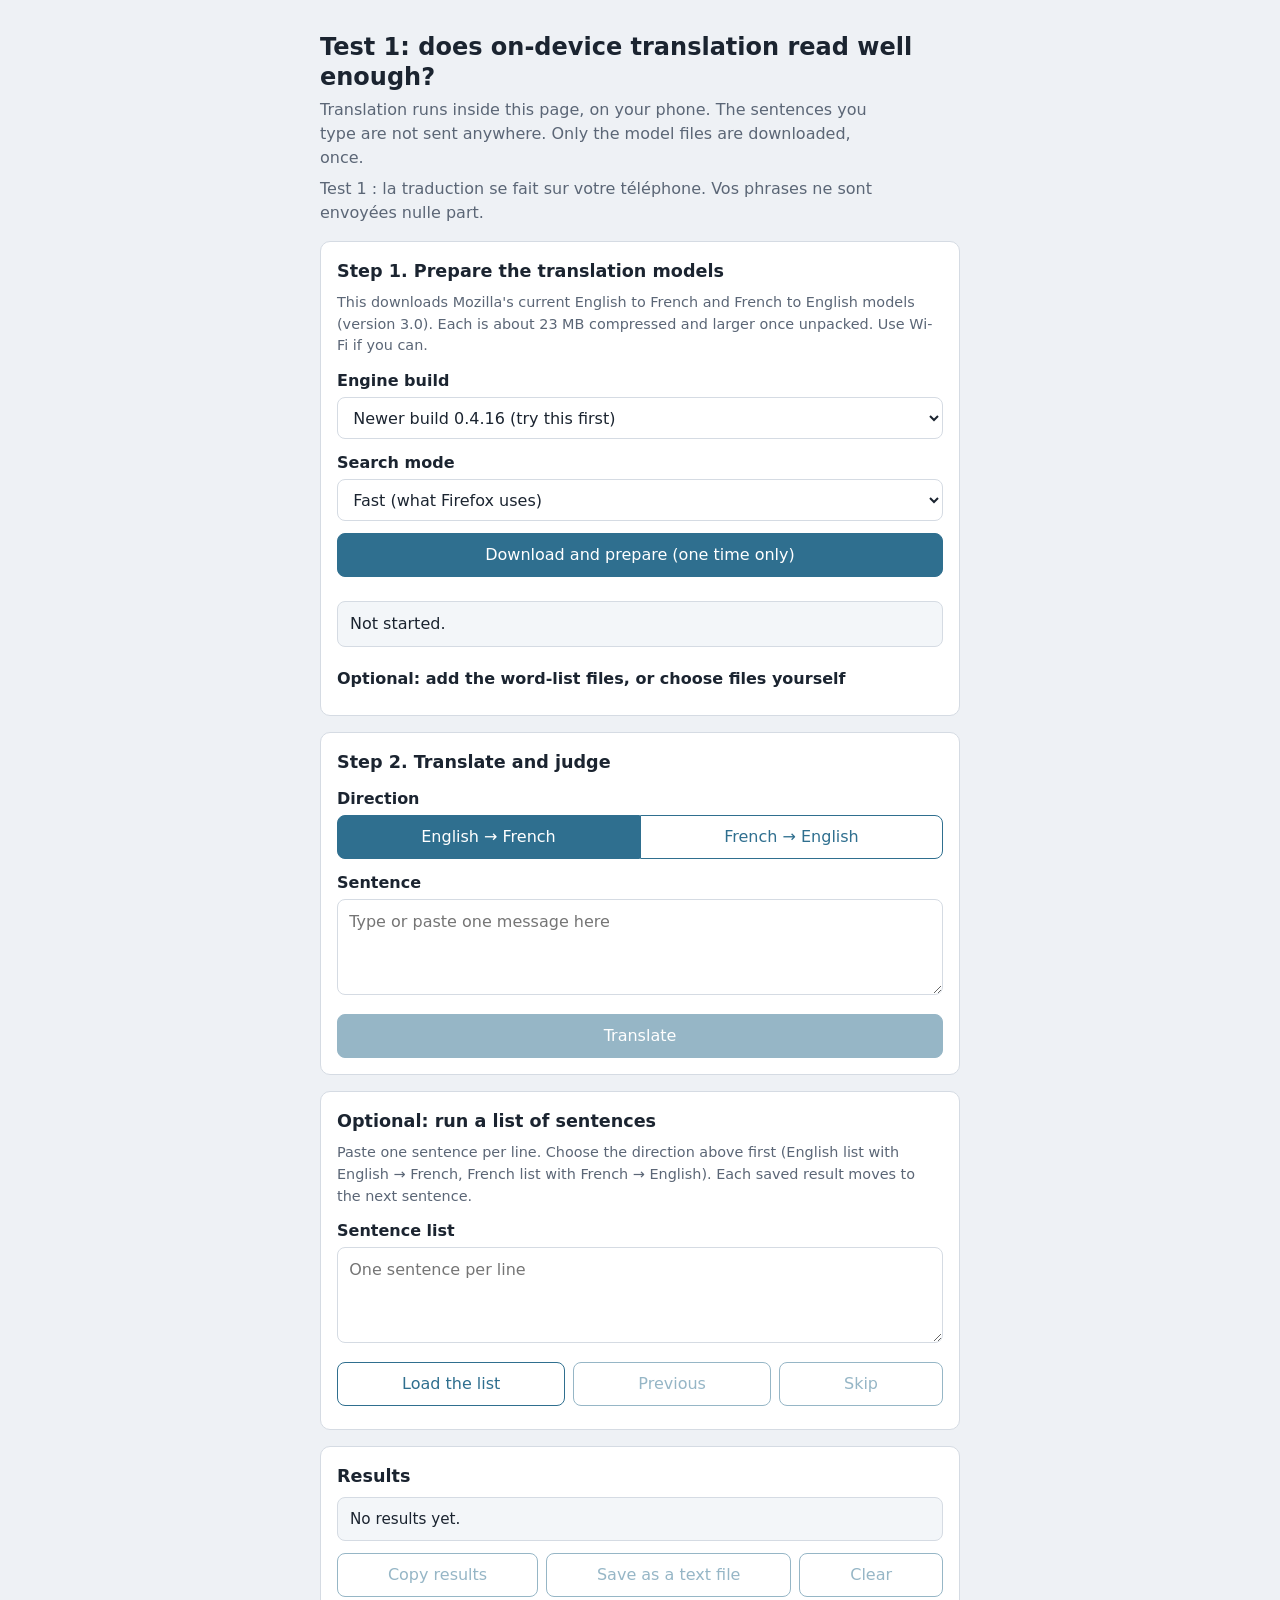
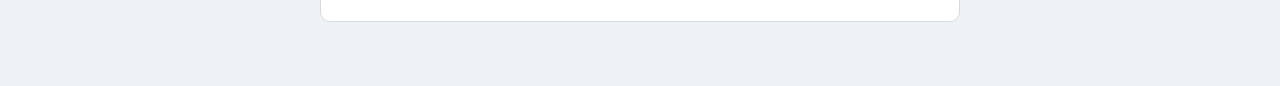
<file: sanctuaire-test1/index.html>
<!doctype html>
<html lang="en">
<head>
<meta charset="utf-8">
<meta name="viewport" content="width=device-width, initial-scale=1">
<title>Sanctuaire · Test 1 · Translation</title>
<style>
  :root {
    --bg: #eef1f5;
    --panel: #ffffff;
    --ink: #1b2430;
    --muted: #5b6676;
    --line: #d5dbe3;
    --accent: #2f6f8f;
    --accent-ink: #ffffff;
    --good: #2f7d5b;
    --warn: #a86b12;
    --bad: #b4452f;
    --radius: 10px;
  }
  * { box-sizing: border-box; }
  html { -webkit-text-size-adjust: 100%; }
  body {
    margin: 0;
    background: var(--bg);
    color: var(--ink);
    font: 16px/1.5 system-ui, -apple-system, "Segoe UI", Roboto, sans-serif;
  }
  main { max-width: 42rem; margin: 0 auto; padding: 1rem 1rem 4rem; }
  h1 { font-size: 1.5rem; line-height: 1.25; margin: 1rem 0 0.25rem; }
  h2 { font-size: 1.1rem; margin: 0 0 0.5rem; }
  p { margin: 0.4rem 0; }
  .lead { color: var(--muted); max-width: 36rem; }
  section {
    background: var(--panel);
    border: 1px solid var(--line);
    border-radius: var(--radius);
    padding: 1rem;
    margin-top: 1rem;
  }
  label { display: block; font-weight: 600; margin: 0.75rem 0 0.25rem; }
  textarea, select {
    width: 100%;
    font: inherit;
    color: inherit;
    background: #fff;
    border: 1px solid var(--line);
    border-radius: 8px;
    padding: 0.6rem 0.7rem;
  }
  textarea { min-height: 6rem; resize: vertical; }
  button {
    font: inherit;
    min-height: 2.75rem;
    padding: 0.5rem 1rem;
    border-radius: 8px;
    border: 1px solid var(--accent);
    background: var(--accent);
    color: var(--accent-ink);
    cursor: pointer;
  }
  button.secondary { background: #fff; color: var(--accent); }
  button:disabled { opacity: 0.5; cursor: not-allowed; }
  button:focus-visible, textarea:focus-visible, select:focus-visible, input:focus-visible, summary:focus-visible {
    outline: 3px solid #f0b429;
    outline-offset: 2px;
  }
  .row { display: flex; flex-wrap: wrap; gap: 0.5rem; margin-top: 0.75rem; }
  .row > * { flex: 1 1 auto; }
  .status { margin-top: 0.75rem; padding: 0.6rem 0.75rem; border-radius: 8px; background: #f3f6f9; border: 1px solid var(--line); overflow-wrap: anywhere; }
  .status.ok { border-color: var(--good); color: var(--good); }
  .status.err { border-color: var(--bad); color: var(--bad); }
  .files { margin-top: 0.75rem; display: grid; gap: 0.5rem; }
  .file { display: grid; grid-template-columns: 1fr; gap: 0.15rem; font-size: 0.9rem; }
  .file progress { width: 100%; height: 0.6rem; }
  .muted { color: var(--muted); font-size: 0.9rem; }
  .seg { display: grid; grid-template-columns: 1fr 1fr; gap: 0; margin-top: 0.25rem; }
  .seg button { border-radius: 0; }
  .seg button:first-child { border-radius: 8px 0 0 8px; }
  .seg button:last-child { border-radius: 0 8px 8px 0; }
  .seg button[aria-pressed="true"] { background: var(--accent); color: var(--accent-ink); }
  .seg button[aria-pressed="false"] { background: #fff; color: var(--accent); }
  .out {
    margin-top: 0.4rem;
    padding: 0.7rem 0.8rem;
    border: 1px solid var(--line);
    border-radius: 8px;
    background: #f8fafc;
    min-height: 2.8rem;
    white-space: pre-wrap;
    overflow-wrap: anywhere;
  }
  .out small { display: block; color: var(--muted); margin-top: 0.3rem; }
  .rate { display: grid; grid-template-columns: repeat(3, 1fr); gap: 0.4rem; margin-top: 0.4rem; }
  .rate.two { grid-template-columns: repeat(2, 1fr); }
  .rate button { background: #fff; color: var(--ink); border-color: var(--line); line-height: 1.2; }
  .rate button small { display: block; color: var(--muted); }
  .rate button[aria-pressed="true"] { border-width: 2px; font-weight: 700; }
  .rate button[data-v="good"][aria-pressed="true"], .rate button[data-v="kept"][aria-pressed="true"] { border-color: var(--good); background: #e8f4ee; }
  .rate button[data-v="awkward"][aria-pressed="true"] { border-color: var(--warn); background: #fbf1e0; }
  .rate button[data-v="wrong"][aria-pressed="true"], .rate button[data-v="changed"][aria-pressed="true"] { border-color: var(--bad); background: #fbe9e5; }
  .hidden { display: none !important; }
  ol.log { list-style: none; margin: 0.5rem 0 0; padding: 0; display: grid; gap: 0.5rem; }
  ol.log li { border: 1px solid var(--line); border-radius: 8px; padding: 0.55rem 0.7rem; font-size: 0.92rem; overflow-wrap: anywhere; }
  ol.log .meta { color: var(--muted); font-size: 0.85rem; }
  details { margin-top: 0.75rem; }
  summary { cursor: pointer; font-weight: 600; min-height: 2.5rem; display: flex; align-items: center; }
  ul.links { padding-left: 1.1rem; margin: 0.4rem 0; font-size: 0.9rem; overflow-wrap: anywhere; }
  .summary { font-size: 0.95rem; background: #f3f6f9; border: 1px solid var(--line); border-radius: 8px; padding: 0.6rem 0.75rem; margin-top: 0.5rem; }
</style>
</head>
<body>
<main>
  <header>
    <h1>Test 1: does on-device translation read well enough?</h1>
    <p class="lead">Translation runs inside this page, on your phone. The sentences you type are not sent anywhere. Only the model files are downloaded, once.</p>
    <p class="lead">Test 1 : la traduction se fait sur votre téléphone. Vos phrases ne sont envoyées nulle part.</p>
  </header>

  <section id="s-load" aria-labelledby="h-load">
    <h2 id="h-load">Step 1. Prepare the translation models</h2>
    <p class="muted">This downloads Mozilla's current English to French and French to English models (version 3.0). Each is about 23 MB compressed and larger once unpacked. Use Wi-Fi if you can.</p>

    <label for="engine">Engine build</label>
    <select id="engine">
      <option value="engine2">Newer build 0.4.16 (try this first)</option>
      <option value="engine">Official build 0.4.9</option>
    </select>

    <label for="beam">Search mode</label>
    <select id="beam">
      <option value="1">Fast (what Firefox uses)</option>
      <option value="4">Careful (slower, may read better)</option>
    </select>

    <div class="row">
      <button id="prep" type="button">Download and prepare (one time only)</button>
      <button id="redownload" type="button" class="secondary hidden">Download again (only if something is wrong)</button>
    </div>
    <div id="files" class="files" aria-live="polite"></div>
    <div id="status" class="status" role="status" aria-live="polite">Not started.</div>

    <details id="manual">
      <summary>Optional: add the word-list files, or choose files yourself</summary>
      <p class="muted">Each direction also has a small "word list" file that makes translation faster. Mozilla's server does not let a web page fetch them, so they have to come from this site. Tap each link below to save the file on your computer, then upload both files, without renaming them, to the same repository folder as this page.</p>
      <ul class="links" id="links"></ul>
      <p class="muted">Or choose files by hand (any of the six, named model.…, lex.… or vocab.…, unpacked or compressed):</p>
      <input id="pick" type="file" multiple>
      <div class="row">
        <button id="usefiles" type="button" class="secondary">Use these files</button>
      </div>
      <p class="muted" id="picked"></p>
    </details>
  </section>

  <section id="s-try" aria-labelledby="h-try">
    <h2 id="h-try">Step 2. Translate and judge</h2>

    <label id="l-dir">Direction</label>
    <div class="seg" role="group" aria-labelledby="l-dir">
      <button type="button" id="dir-enfr" aria-pressed="true">English → French</button>
      <button type="button" id="dir-fren" aria-pressed="false">French → English</button>
    </div>

    <label for="src">Sentence</label>
    <textarea id="src" placeholder="Type or paste one message here"></textarea>
    <div class="row">
      <button id="go" type="button" disabled>Translate</button>
    </div>

    <div id="result" class="hidden">
      <label>Translation</label>
      <div class="out" id="out-t"></div>
      <label>Back-translation (translated back into the original language)</label>
      <div class="out" id="out-b"></div>

      <label id="l-rate1">Is the translation good? <span class="muted">Judged by the speaker of the translation's language / jugé par le locuteur de la langue traduite</span></label>
      <div class="rate" role="group" aria-labelledby="l-rate1" id="rate1">
        <button type="button" data-v="good" aria-pressed="false">Good<small>Bon</small></button>
        <button type="button" data-v="awkward" aria-pressed="false">Awkward<small>Maladroit</small></button>
        <button type="button" data-v="wrong" aria-pressed="false">Wrong<small>Faux</small></button>
      </div>

      <label id="l-rate2">Did the back-translation keep your meaning? <span class="muted">Judged by the person who wrote the sentence / jugé par l'auteur</span></label>
      <div class="rate two" role="group" aria-labelledby="l-rate2" id="rate2">
        <button type="button" data-v="kept" aria-pressed="false">Kept<small>Conservé</small></button>
        <button type="button" data-v="changed" aria-pressed="false">Changed<small>Changé</small></button>
      </div>

      <label for="note">Note (optional)</label>
      <textarea id="note" style="min-height:3.5rem" placeholder="What was off? Idiom, tone, tu or vous, gender, a name…"></textarea>
      <div class="row">
        <button id="save" type="button" disabled>Save this result</button>
      </div>
    </div>
  </section>

  <section id="s-batch" aria-labelledby="h-batch">
    <h2 id="h-batch">Optional: run a list of sentences</h2>
    <p class="muted">Paste one sentence per line. Choose the direction above first (English list with English → French, French list with French → English). Each saved result moves to the next sentence.</p>
    <label for="list">Sentence list</label>
    <textarea id="list" placeholder="One sentence per line"></textarea>
    <div class="row">
      <button id="loadlist" type="button" class="secondary">Load the list</button>
      <button id="prev" type="button" class="secondary" disabled>Previous</button>
      <button id="next" type="button" class="secondary" disabled>Skip</button>
    </div>
    <p class="muted" id="listpos"></p>
  </section>

  <section id="s-log" aria-labelledby="h-log">
    <h2 id="h-log">Results</h2>
    <div class="summary" id="summary">No results yet.</div>
    <div class="row">
      <button id="copy" type="button" class="secondary" disabled>Copy results</button>
      <button id="dl" type="button" class="secondary" disabled>Save as a text file</button>
      <button id="clear" type="button" class="secondary" disabled>Clear</button>
    </div>
    <p class="muted" id="copied" role="status"></p>
    <ol class="log" id="log"></ol>
  </section>
</main>

<script type="module">
import { decompress as zstdDecompress } from './vendor/fzstd.mjs';
import * as store from './modelstore.js';

const $ = (id) => document.getElementById(id);
const HF = 'https://huggingface.co/TranslateInPlace/translate-in-place-models/resolve/main';
const CDN = 'https://firefox-settings-attachments.cdn.mozilla.net';
const LOG_KEY = 'sanctuaire-test1-log-v1';
const SETTINGS_KEY = 'sanctuaire-test1-settings-v1';

// The word-list ("lex") files are listed by Mozilla's Remote Settings but cannot be fetched by a web page.
// Locations come from the model finder report of 23 October 2026.
const LEX = {
  enfr: { name: 'lex.50.50.enfr.s2t.bin', location: 'main-workspace/translations-models-v2/bff0d10a-d07a-4873-a5a7-a6b7af42bf86.zst' },
  fren: { name: 'lex.50.50.fren.s2t.bin', location: 'main-workspace/translations-models-v2/7238348a-b118-40f8-9e17-327fb54b2dc8.zst' },
};

// ---------- state ----------
const state = {
  translator: null,
  ready: false,
  engineKind: 'engine2',
  beam: 1,
  prepSeconds: null,
  warmMs: null,
  dir: 'enfr',
  current: null,
  list: [],
  idx: 0,
  log: loadLog(),
  manual: new Map(),   // "kind:pair" -> ArrayBuffer (raw bytes)
  cached: false,       // the models are stored on this phone
  downloaded: 0,       // bytes downloaded during the last preparation
  records: null,
  notes: [],           // facts about what was loaded, for the report
};
let MODEL_STORE = {};

function loadLog() {
  try { return JSON.parse(localStorage.getItem(LOG_KEY) || '[]'); } catch { return []; }
}
function saveLog() {
  try { localStorage.setItem(LOG_KEY, JSON.stringify(state.log)); } catch { /* storage may be full or blocked */ }
}

// ---------- helpers ----------
function setStatus(text, kind) {
  const el = $('status');
  el.textContent = text;
  el.className = 'status' + (kind ? ' ' + kind : '');
}
const mb = (n) => (n / 1048576).toFixed(1) + ' MB';
const pause = (ms = 30) => new Promise((r) => setTimeout(r, ms));
function concat(chunks, total) {
  const out = new Uint8Array(total);
  let o = 0;
  for (const c of chunks) { out.set(c, o); o += c.length; }
  return out;
}
const isZstd = (u8) => u8.length > 4 && u8[0] === 0x28 && u8[1] === 0xb5 && u8[2] === 0x2f && u8[3] === 0xfd;
const isGzip = (u8) => u8.length > 2 && u8[0] === 0x1f && u8[1] === 0x8b;
const isLfsPointer = (u8) => new TextDecoder().decode(u8.slice(0, 40)).startsWith('version https://git-lfs');
const hex = (buf) => Array.from(new Uint8Array(buf)).map((b) => b.toString(16).padStart(2, '0')).join('');
const versionKey = (v) => String(v || '0').split('.').map((x) => String(parseInt(x, 10) || 0).padStart(4, '0')).join('.');

async function decode(u8, label) {
  if (isLfsPointer(u8)) throw new Error(`${label}: received a pointer file, not the real file.`);
  if (isZstd(u8)) {
    await pause();
    const out = zstdDecompress(u8);
    return out.buffer.slice(out.byteOffset, out.byteOffset + out.byteLength);
  }
  if (isGzip(u8)) {
    if (typeof DecompressionStream === 'undefined') throw new Error('This browser cannot unpack gzip files. Use a recent Chrome.');
    const stream = new Blob([u8]).stream().pipeThrough(new DecompressionStream('gzip'));
    return await new Response(stream).arrayBuffer();
  }
  return u8.buffer.slice(u8.byteOffset, u8.byteOffset + u8.byteLength);
}

// ---------- model records ----------
async function loadRecords() {
  if (state.records) return state.records;
  const res = await fetch(`${HF}/records.json`, { credentials: 'omit' });
  if (!res.ok) throw new Error(`The model list could not be fetched (HTTP ${res.status}).`);
  const data = await res.json();
  const arr = Array.isArray(data) ? data : (data.data || data.records || []);
  const best = {};
  for (const r of arr) {
    const name = r.name || r.attachment?.filename || '';
    const pair = (name.match(/\.(enfr|fren)\./) || [])[1] || `${r.sourceLanguage || ''}${r.targetLanguage || ''}`;
    if (pair !== 'enfr' && pair !== 'fren') continue;
    const type = r.fileType;
    if (!['model', 'vocab', 'lex'].includes(type)) continue;
    const key = `${type}:${pair}`;
    if (!best[key] || versionKey(r.version) > versionKey(best[key].version)) best[key] = r;
  }
  state.records = best;
  return best;
}

function makeRow(name) {
  const wrap = document.createElement('div');
  wrap.className = 'file';
  const label = document.createElement('div');
  label.textContent = name;
  const bar = document.createElement('progress');
  bar.max = 100; bar.value = 0;
  const info = document.createElement('div');
  info.className = 'muted';
  info.textContent = 'Waiting';
  wrap.append(label, bar, info);
  $('files').append(wrap);
  return { bar, info };
}

async function fetchBytes(url, onBytes) {
  const ctl = new AbortController();
  const timer = setTimeout(() => ctl.abort(), 240000);
  try {
    const res = await fetch(url, { credentials: 'omit', signal: ctl.signal });
    if (!res.ok) throw new Error(`HTTP ${res.status}`);
    const total = Number(res.headers.get('content-length')) || 0;
    const reader = res.body.getReader();
    const chunks = [];
    let got = 0;
    for (;;) {
      const { done, value } = await reader.read();
      if (done) break;
      chunks.push(value);
      got += value.length;
      onBytes(got, total);
    }
    return concat(chunks, got);
  } finally { clearTimeout(timer); }
}

function localCandidates(rec) {
  const names = new Set();
  if (rec?.attachment?.location) names.add(rec.attachment.location.split('/').pop());
  if (rec?.location) names.add(rec.location.split('/').pop());
  if (rec?.name) { names.add(`${rec.name}.zst`); names.add(rec.name); }
  const urls = [];
  for (const n of names) { urls.push(`./models/${n}`); urls.push(`./${n}`); }
  return urls;
}

// returns an ArrayBuffer, or null when an optional file is not available.
// Order: files you chose by hand, then this phone's storage, then this site, then the mirror.
async function getOne(type, pair, optional, opts = {}) {
  const key = `${type}:${pair}`;
  const row = makeRow(`${pair}: ${type === 'lex' ? LEX[pair].name : type}`);
  let raw = null;
  let where = '';
  let rec = null;

  if (state.manual.has(key)) {
    raw = new Uint8Array(state.manual.get(key));
    where = 'your chosen file';
    row.bar.value = 100;
  } else if (!opts.force) {
    const c = await store.get(key).catch(() => null);
    if (c && c.buffer) {
      row.bar.value = 100;
      row.info.textContent = `From this phone's storage (${mb(c.buffer.byteLength)}), no download`;
      state.notes.push(`${c.name || key}: version ${c.version ?? 'n/a'}, ${mb(c.buffer.byteLength)} unpacked, from this phone's storage`);
      return c.buffer;
    }
  }

  if (!raw) {
    if (opts.cacheOnly && type !== 'lex') { row.info.textContent = 'Not stored on this phone'; throw new Error('The models are not stored on this phone yet.'); }
    const records = opts.cacheOnly ? {} : await loadRecords();
    rec = records[key] || (type === 'lex' ? { name: LEX[pair].name, location: LEX[pair].location } : null);
    const urls = localCandidates(rec);
    if (!opts.cacheOnly && type !== 'lex' && rec?.attachment?.location) urls.push(`${HF}/${rec.attachment.location}`);
    for (const url of urls) {
      try {
        row.info.textContent = 'Looking…';
        raw = await fetchBytes(url, (got, total) => {
          row.bar.value = total ? Math.round((got / total) * 100) : 0;
          row.info.textContent = total ? `${mb(got)} of ${mb(total)}` : mb(got);
        });
        state.downloaded += raw.length;
        where = url.startsWith('./') ? 'this site' : new URL(url).hostname;
        break;
      } catch { raw = null; }
    }
  }

  const name = rec?.name || (type === 'lex' ? LEX[pair].name : `${type}.${pair}`);
  if (!raw) {
    if (optional) {
      row.info.textContent = 'Not found. Continuing without it.';
      state.notes.push(`${name}: not available, running without it`);
      return null;
    }
    row.info.textContent = 'Failed';
    throw new Error(`Could not get ${name}. The page tried this site and the Hugging Face mirror.`);
  }

  row.info.textContent = 'Unpacking…';
  const buf = await decode(raw, name);
  row.bar.value = 100;
  let check = '';
  const expected = String(rec?.decompressedHash || '').toLowerCase();
  if (expected && globalThis.crypto?.subtle) {
    const actual = hex(await crypto.subtle.digest('SHA-256', buf));
    check = actual === expected ? ', checksum matches' : ', CHECKSUM DIFFERS';
  }
  row.info.textContent = `Ready: ${mb(buf.byteLength)} unpacked, from ${where}${check}. Stored on this phone.`;
  state.notes.push(`${name}: version ${rec?.version ?? 'n/a'}, ${mb(buf.byteLength)} unpacked, from ${where}${check}`);
  await store.put({ key, buffer: buf, name, version: rec?.version ?? null, bytes: buf.byteLength, savedAt: Date.now() }).catch(() => {});
  return buf;
}

async function getPair(pair, opts) {
  const model = await getOne('model', pair, false, opts);
  const vocab = await getOne('vocab', pair, false, opts);
  const lex = await getOne('lex', pair, true, opts);
  return { model, vocab, lex };
}

async function run(text, from, to) {
  const t = performance.now();
  const r = await state.translator.translate({ from, to, text, html: false });
  return { text: r.target.text, ms: Math.round(performance.now() - t) };
}

// ---------- step 1: prepare ----------
async function prepare(opts = {}) {
  $('prep').disabled = true;
  $('usefiles').disabled = true;
  $('redownload').disabled = true;
  $('go').disabled = true;
  $('files').textContent = '';
  state.ready = false;
  state.notes = [];
  state.downloaded = 0;
  state.engineKind = $('engine').value;
  state.beam = Number($('beam').value);
  try { localStorage.setItem(SETTINGS_KEY, JSON.stringify({ engine: state.engineKind, beam: state.beam })); } catch { /* ignore */ }
  const t0 = performance.now();
  try {
    if (opts.force) { await store.clear().catch(() => {}); state.cached = false; }
    if (state.translator) { try { await state.translator.delete(); } catch { /* ignore */ } state.translator = null; }
    MODEL_STORE = {};
    setStatus(opts.cacheOnly ? 'Loading the models stored on this phone…' : 'Getting the English to French model…');
    MODEL_STORE['en>fr'] = await getPair('enfr', opts);
    setStatus(opts.cacheOnly ? 'Loading the models stored on this phone…' : 'Getting the French to English model…');
    MODEL_STORE['fr>en'] = await getPair('fren', opts);

    setStatus('Starting the translation engine…');
    const mod = await import(`./${state.engineKind}/translator.js`);
    const registry = async () => [{ from: 'en', to: 'fr' }, { from: 'fr', to: 'en' }];
    class LocalBacking extends mod.TranslatorBacking {
      loadModelRegistery() { return registry(); }   // spelling used by the official build
      loadModelRegistry() { return registry(); }    // spelling used by the newer build
      async loadTranslationModel({ from, to }) {
        const m = MODEL_STORE[`${from}>${to}`];
        if (!m) throw new Error(`The ${from} to ${to} model is not loaded yet.`);
        return {
          model: m.model,
          shortlist: m.lex || new ArrayBuffer(0),
          vocabs: [m.vocab],
          qualityModel: undefined,
          config: { 'beam-size': state.beam },
        };
      }
    }
    const backing = new LocalBacking({});
    state.translator = state.engineKind === 'engine2'
      ? new mod.LatencyOptimisedTranslator({ from: 'en', to: 'fr' }, {}, backing)
      : new mod.LatencyOptimisedTranslator({}, backing);
    await state.translator.worker;

    setStatus('Loading the models into the engine…');
    const w0 = performance.now();
    await run('Hello, how are you?', 'en', 'fr');
    await run('Bonjour, comment allez-vous ?', 'fr', 'en');
    state.warmMs = Math.round(performance.now() - w0);
    state.prepSeconds = Math.round((performance.now() - t0) / 1000);
    state.ready = true;
    state.cached = await store.isComplete();
    if (state.downloaded > 0) await store.persist();   // ask the browser to keep the stored models
    const lexNote = (MODEL_STORE['en>fr'].lex && MODEL_STORE['fr>en'].lex) ? 'with word lists' : 'without word lists (slower)';
    const how = state.downloaded > 0
      ? `Downloaded ${Math.round(state.downloaded / 1048576)} MB and stored on this phone: this is a one-time download.`
      : 'Loaded from this phone\'s storage. Nothing was downloaded.';
    setStatus(`Ready, ${lexNote}. ${how} Took ${state.prepSeconds} s; loading both models took ${state.warmMs} ms.`, 'ok');
    $('go').disabled = false;
  } catch (e) {
    console.error(e);
    const noLex = !(MODEL_STORE['en>fr']?.lex && MODEL_STORE['fr>en']?.lex);
    const hint = (noLex && !opts.cacheOnly) ? ' The word-list files were not found, which may be the cause: see "Optional: add the word-list files".' : '';
    setStatus(`${e.message}${hint} You can also try the other engine build.`, 'err');
    $('manual').open = true;
  } finally {
    $('prep').disabled = false;
    $('usefiles').disabled = false;
    $('redownload').disabled = false;
    updateButtons();
  }
}

function updateButtons() {
  $('prep').textContent = state.cached ? 'Start the translator (no download)' : 'Download and prepare (one time only)';
  $('redownload').classList.toggle('hidden', !state.cached);
}

// On opening the page: if the models are already stored on this phone, start with no download.
async function initFromStorage() {
  try {
    const saved = JSON.parse(localStorage.getItem(SETTINGS_KEY) || 'null');
    if (saved) { $('engine').value = saved.engine; $('beam').value = String(saved.beam); }
  } catch { /* ignore */ }
  state.cached = await store.isComplete();
  updateButtons();
  if (state.cached) {
    setStatus('Models found on this phone. Starting the translator…');
    await prepare({ cacheOnly: true });
  }
}

function renderLinks() {
  const ul = $('links');
  ul.textContent = '';
  for (const pair of ['enfr', 'fren']) {
    const li = document.createElement('li');
    const a = document.createElement('a');
    a.href = `${CDN}/${LEX[pair].location}`;
    a.textContent = `${LEX[pair].name} (${pair === 'enfr' ? 'English to French' : 'French to English'})`;
    a.rel = 'noopener';
    li.append(a);
    ul.append(li);
  }
}

async function onPick() {
  const files = Array.from($('pick').files || []);
  state.manual.clear();
  const seen = [];
  for (const file of files) {
    const n = file.name.toLowerCase();
    const m = n.match(/(enfr|fren)/);
    if (!m) continue;
    let kind = null;
    if (n.startsWith('model.')) kind = 'model';
    else if (n.startsWith('lex.')) kind = 'lex';
    else if (n.startsWith('vocab.')) kind = 'vocab';
    if (!kind) continue;
    state.manual.set(`${kind}:${m[1]}`, await file.arrayBuffer());
    seen.push(file.name);
  }
  $('picked').textContent = seen.length ? `Recognised ${seen.length} file(s): ${seen.join(', ')}` : 'No matching files recognised.';
}

// ---------- step 2: translate ----------
function setDir(d) {
  state.dir = d;
  $('dir-enfr').setAttribute('aria-pressed', d === 'enfr');
  $('dir-fren').setAttribute('aria-pressed', d === 'fren');
}

function clearRatings() {
  for (const b of document.querySelectorAll('.rate button')) b.setAttribute('aria-pressed', 'false');
  $('note').value = '';
  $('save').disabled = true;
}

async function go() {
  const text = $('src').value.trim();
  if (!text || !state.ready) return;
  const [from, to] = state.dir === 'enfr' ? ['en', 'fr'] : ['fr', 'en'];
  $('go').disabled = true;
  clearRatings();
  $('result').classList.remove('hidden');
  $('out-t').textContent = 'Translating…';
  $('out-b').textContent = '';
  try {
    const t = await run(text, from, to);
    $('out-t').textContent = t.text;
    const ts = document.createElement('small'); ts.textContent = `${t.ms} ms`; $('out-t').append(ts);
    const b = await run(t.text, to, from);
    $('out-b').textContent = b.text;
    const bs = document.createElement('small'); bs.textContent = `${b.ms} ms`; $('out-b').append(bs);
    state.current = { src: text, dir: state.dir, out: t.text, back: b.text, msOut: t.ms, msBack: b.ms, rateOut: null, rateBack: null };
  } catch (e) {
    console.error(e);
    $('out-t').textContent = `Error: ${e.message}`;
    state.current = null;
  } finally {
    $('go').disabled = false;
  }
}

function onRate(groupId, field) {
  $(groupId).addEventListener('click', (ev) => {
    const btn = ev.target.closest('button');
    if (!btn || !state.current) return;
    for (const b of $(groupId).querySelectorAll('button')) b.setAttribute('aria-pressed', b === btn ? 'true' : 'false');
    state.current[field] = btn.dataset.v;
    $('save').disabled = !state.current.rateOut;
  });
}

function save() {
  const c = state.current;
  if (!c || !c.rateOut) return;
  state.log.push({ ...c, note: $('note').value.trim(), at: new Date().toISOString() });
  saveLog();
  state.current = null;
  $('result').classList.add('hidden');
  $('src').value = '';
  renderLog();
  if (state.list.length && state.idx < state.list.length - 1) { state.idx += 1; showListItem(); }
  else if (state.list.length) { $('listpos').textContent = 'End of the list.'; }
}

// ---------- list mode ----------
function showListItem() {
  $('src').value = state.list[state.idx] || '';
  $('listpos').textContent = `Sentence ${state.idx + 1} of ${state.list.length}`;
  $('prev').disabled = state.idx === 0;
  $('next').disabled = state.idx >= state.list.length - 1;
  $('result').classList.add('hidden');
}
function loadList() {
  state.list = $('list').value.split('\n').map((s) => s.trim()).filter(Boolean);
  state.idx = 0;
  if (!state.list.length) { $('listpos').textContent = 'The list is empty.'; return; }
  showListItem();
}

// ---------- results ----------
const DIR_LABEL = { enfr: 'EN→FR', fren: 'FR→EN' };
function median(a) {
  if (!a.length) return 0;
  const s = [...a].sort((x, y) => x - y);
  const m = Math.floor(s.length / 2);
  return s.length % 2 ? s[m] : Math.round((s[m - 1] + s[m]) / 2);
}
const count = (arr, key, val) => arr.filter((e) => e[key] === val).length;

function renderLog() {
  const log = state.log;
  const ol = $('log');
  ol.textContent = '';
  log.forEach((e, i) => {
    const li = document.createElement('li');
    const meta = document.createElement('div');
    meta.className = 'meta';
    meta.textContent = `#${i + 1} ${DIR_LABEL[e.dir]} · translation: ${e.rateOut} · back: ${e.rateBack || 'not judged'} · ${e.msOut} ms`;
    const body = document.createElement('div');
    body.textContent = `${e.src} → ${e.out}`;
    li.append(meta, body);
    if (e.note) { const n = document.createElement('div'); n.className = 'meta'; n.textContent = `Note: ${e.note}`; li.append(n); }
    ol.append(li);
  });
  const has = log.length > 0;
  $('copy').disabled = !has; $('dl').disabled = !has; $('clear').disabled = !has;
  if (!has) { $('summary').textContent = 'No results yet.'; return; }
  const ms = log.map((e) => e.msOut);
  $('summary').textContent =
    `${log.length} saved. Translation: ${count(log, 'rateOut', 'good')} good, ${count(log, 'rateOut', 'awkward')} awkward, ${count(log, 'rateOut', 'wrong')} wrong. ` +
    `Back-translation: ${count(log, 'rateBack', 'kept')} kept meaning, ${count(log, 'rateBack', 'changed')} changed. ` +
    `Median time ${median(ms)} ms, slowest ${Math.max(...ms)} ms.`;
}

function buildReport() {
  const nav = navigator;
  const head = [
    'Sanctuaire Test 1 results',
    `Date: ${new Date().toISOString()}`,
    `Engine build: ${state.engineKind === 'engine2' ? 'newer 0.4.16' : 'official 0.4.9'}; search mode (beam): ${state.beam}`,
    `Prepare time: ${state.prepSeconds ?? 'n/a'} s; engine warm-up: ${state.warmMs ?? 'n/a'} ms`,
    ...state.notes.map((n) => `File: ${n}`),
    `Device: ${nav.userAgent}`,
    `Memory hint (GB): ${nav.deviceMemory ?? 'n/a'}; CPU threads: ${nav.hardwareConcurrency ?? 'n/a'}`,
    '',
  ];
  const lines = state.log.map((e, i) =>
    `#${i + 1} | ${DIR_LABEL[e.dir]} | translation: ${e.rateOut} | back: ${e.rateBack || 'not judged'} | ${e.msOut} ms + ${e.msBack} ms\n` +
    `  source: ${e.src}\n  translation: ${e.out}\n  back: ${e.back}` + (e.note ? `\n  note: ${e.note}` : ''));
  return head.concat(lines).join('\n');
}

async function copyReport() {
  try { await navigator.clipboard.writeText(buildReport()); $('copied').textContent = 'Copied. Paste it into the chat.'; }
  catch { $('copied').textContent = 'Could not copy. Use "Save as a text file" instead.'; }
}
function downloadReport() {
  const blob = new Blob([buildReport()], { type: 'text/plain' });
  const a = document.createElement('a');
  a.href = URL.createObjectURL(blob);
  a.download = 'sanctuaire-test1-results.txt';
  document.body.append(a); a.click(); a.remove();
  setTimeout(() => URL.revokeObjectURL(a.href), 2000);
}
function clearAll() {
  if (!confirm('Delete all saved results from this phone?')) return;
  state.log = []; saveLog(); renderLog(); $('copied').textContent = '';
}

// ---------- wire up ----------
$('prep').addEventListener('click', () => prepare({ cacheOnly: state.cached }));
$('usefiles').addEventListener('click', () => prepare({}));
$('redownload').addEventListener('click', () => { if (confirm('Delete the stored models and download them again (about 60 MB)?')) prepare({ force: true }); });
$('pick').addEventListener('change', onPick);
$('dir-enfr').addEventListener('click', () => setDir('enfr'));
$('dir-fren').addEventListener('click', () => setDir('fren'));
$('go').addEventListener('click', go);
$('save').addEventListener('click', save);
$('loadlist').addEventListener('click', loadList);
$('prev').addEventListener('click', () => { if (state.idx > 0) { state.idx -= 1; showListItem(); } });
$('next').addEventListener('click', () => { if (state.idx < state.list.length - 1) { state.idx += 1; showListItem(); } });
$('copy').addEventListener('click', copyReport);
$('dl').addEventListener('click', downloadReport);
$('clear').addEventListener('click', clearAll);
onRate('rate1', 'rateOut');
onRate('rate2', 'rateBack');
renderLinks();
renderLog();
initFromStorage();
</script>
</body>
</html>
</file>
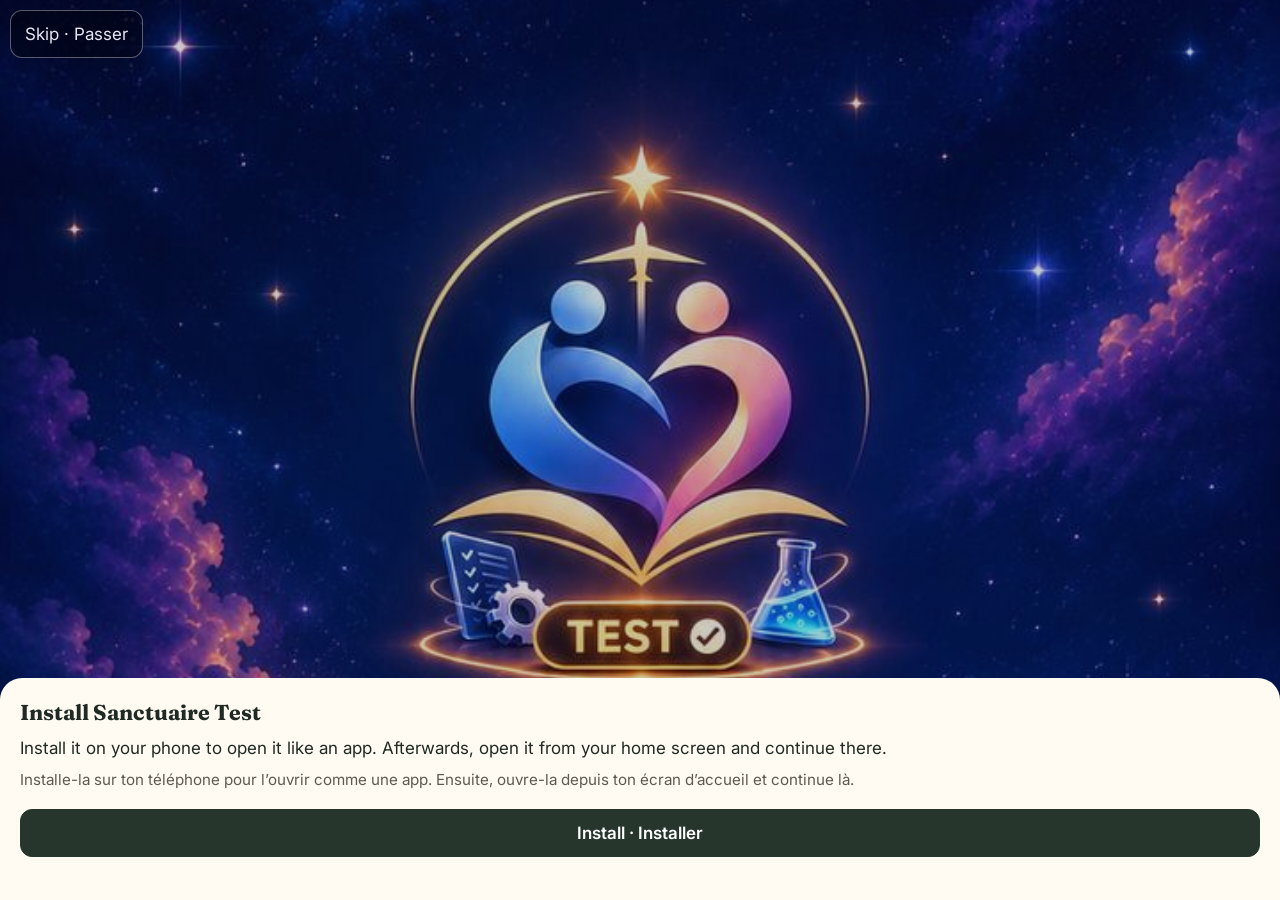
<file: sanctuaire-test2/index.html>
<!doctype html>
<html lang="en">
<head>
<meta charset="utf-8">
<meta name="viewport" content="width=device-width, initial-scale=1">
<title>Sanctuaire · Test 2 · French translation review</title>
<style>
  :root {
    --bg: #eef1f5; --panel: #ffffff; --ink: #1b2430; --muted: #5b6676; --line: #d5dbe3;
    --accent: #2f6f8f; --good: #2f7d5b; --warn: #a86b12; --bad: #b4452f; --radius: 10px;
  }
  * { box-sizing: border-box; }
  html { -webkit-text-size-adjust: 100%; }
  body { margin: 0; background: var(--bg); color: var(--ink); font: 16px/1.5 system-ui, -apple-system, "Segoe UI", Roboto, sans-serif; }
  main { max-width: 46rem; margin: 0 auto; padding: 1rem 1rem 6rem; }
  h1 { font-size: 1.4rem; line-height: 1.25; margin: 0.75rem 0 0.25rem; }
  h2 { font-size: 1.05rem; margin: 1rem 0 0.4rem; }
  p { margin: 0.35rem 0; }
  .muted { color: var(--muted); font-size: 0.9rem; }
  .card { background: var(--panel); border: 1px solid var(--line); border-radius: var(--radius); padding: 1rem; margin-top: 0.9rem; }
  .hidden { display: none !important; }
  label { display: block; font-weight: 600; margin: 0.7rem 0 0.25rem; }
  textarea, select, input[type="password"], input[type="search"], input[type="text"] {
    width: 100%; font: inherit; color: inherit; background: #fff;
    border: 1px solid var(--line); border-radius: 8px; padding: 0.55rem 0.65rem;
  }
  textarea { min-height: 3.2rem; resize: vertical; }
  button {
    font: inherit; min-height: 2.75rem; padding: 0.45rem 0.9rem; border-radius: 8px;
    border: 1px solid var(--accent); background: var(--accent); color: #fff; cursor: pointer;
  }
  button.secondary { background: #fff; color: var(--accent); }
  button.good { background: var(--good); border-color: var(--good); }
  button.danger { background: #fff; color: var(--bad); border-color: var(--bad); }
  button.link { background: none; border: 0; color: var(--accent); padding: 0.4rem 0; min-height: 2.75rem; text-decoration: underline; }
  button:disabled { opacity: 0.5; cursor: not-allowed; }
  button:focus-visible, textarea:focus-visible, select:focus-visible, input:focus-visible, summary:focus-visible {
    outline: 3px solid #f0b429; outline-offset: 2px;
  }
  .row { display: flex; flex-wrap: wrap; gap: 0.5rem; margin-top: 0.6rem; }
  .top { display: flex; justify-content: space-between; align-items: flex-start; gap: 0.75rem; flex-wrap: wrap; }
  .banner { padding: 0.65rem 0.8rem; border-radius: 8px; border: 1px solid var(--line); background: #fff; margin-top: 0.7rem; }
  .banner.err { border-color: var(--bad); color: var(--bad); }
  .banner.ok { border-color: var(--good); color: var(--good); }
  .stats { display: grid; grid-template-columns: repeat(auto-fit, minmax(7.5rem, 1fr)); gap: 0.5rem; margin-top: 0.7rem; }
  .stat { background: #fff; border: 1px solid var(--line); border-radius: 8px; padding: 0.45rem 0.6rem; }
  .stat b { display: block; font-size: 1.25rem; }
  .bar { height: 0.55rem; background: #e3e8ee; border-radius: 99px; overflow: hidden; margin-top: 0.6rem; }
  .bar > i { display: block; height: 100%; background: var(--good); }
  .filters { display: grid; grid-template-columns: 1fr 1fr; gap: 0.5rem; margin-top: 0.7rem; }
  .filters .wide { grid-column: 1 / -1; }
  details.cat { background: var(--panel); border: 1px solid var(--line); border-radius: var(--radius); margin-top: 0.8rem; }
  details.cat > summary { cursor: pointer; padding: 0.85rem 1rem; font-weight: 700; list-style: none; display: flex; justify-content: space-between; gap: 0.5rem; }
  details.cat > summary::-webkit-details-marker { display: none; }
  details.cat > summary small { font-weight: 400; color: var(--muted); white-space: nowrap; }
  .cat-body { padding: 0 0.8rem 0.8rem; }
  .item { border-top: 1px solid var(--line); padding: 0.8rem 0.2rem; }
  .item:first-child { border-top: 0; }
  .meta { display: flex; flex-wrap: wrap; gap: 0.35rem; align-items: center; font-size: 0.8rem; color: var(--muted); }
  .meta code { background: #eef1f5; padding: 0.05rem 0.35rem; border-radius: 4px; }
  .chip { display: inline-block; padding: 0.05rem 0.55rem; border-radius: 99px; font-size: 0.8rem; border: 1px solid var(--line); background: #fff; color: var(--muted); }
  .chip.pending { color: var(--muted); }
  .chip.suggested, .chip.countered { color: var(--warn); border-color: var(--warn); }
  .chip.rejected { color: var(--bad); border-color: var(--bad); }
  .chip.agreed { color: var(--good); border-color: var(--good); }
  .en { font-size: 1.05rem; font-weight: 650; margin: 0.35rem 0 0.2rem; overflow-wrap: anywhere; }
  .frbox { background: #f6f8fb; border: 1px solid var(--line); border-radius: 8px; padding: 0.5rem 0.7rem; margin-top: 0.3rem; overflow-wrap: anywhere; }
  .frbox small { display: block; color: var(--muted); font-size: 0.78rem; }
  .frbox.sug { background: #fff8e8; border-color: #ecd9a6; }
  .frbox.fin { background: #eaf6ef; border-color: #b7dcc7; }
  .hint { font-size: 0.85rem; color: var(--muted); margin-top: 0.35rem; }
  .count { font-size: 0.85rem; color: var(--muted); }
  .count.over { color: var(--bad); font-weight: 700; }
  .form { margin-top: 0.6rem; padding: 0.7rem; border: 1px dashed var(--line); border-radius: 8px; background: #fbfcfe; }
  details.hist { margin-top: 0.5rem; }
  details.hist summary { cursor: pointer; color: var(--muted); font-size: 0.88rem; min-height: 2.2rem; }
  .ev { border-left: 3px solid var(--line); padding: 0.1rem 0 0.1rem 0.6rem; margin: 0.4rem 0; font-size: 0.9rem; }
  .ev.admin { border-color: var(--accent); }
  .ev.partner { border-color: var(--warn); }
  .ev time { color: var(--muted); font-size: 0.78rem; display: block; }
  #loginCard { max-width: 26rem; margin: 3rem auto 0; }
  #pin { font-size: 1.4rem; letter-spacing: 0.25em; text-align: center; }
  .sr { position: absolute; left: -9999px; }
</style>
<link rel="stylesheet" href="../theme.css">
</head>
<body>
<script src="../config.js"></script>
<script src="../env.js"></script>
<script src="../version.js"></script>
<script src="../notice.js"></script>
<script src="../ui-kit.js"></script>
<script src="../hub-bar.js"></script>
<main>

<section id="loginCard" class="card hidden">
  <h1 id="loginTitle"></h1>
  <p class="muted" id="loginSub"></p>
  <label for="pin" id="pinLabel"></label>
  <input id="pin" type="password" inputmode="numeric" autocomplete="current-password" maxlength="64">
  <div id="loginMsg" class="banner err hidden" role="alert"></div>
  <div class="row">
    <button id="loginBtn"></button>
    <button id="checkBtn" class="secondary"></button>
  </div>
</section>

<section id="app" class="hidden">
  <div class="top">
    <div>
      <h1 id="appTitle"></h1>
      <p class="muted" id="who"></p>
    </div>
  </div>
  <p id="how"></p>
  <div id="msg" class="banner hidden" role="status"></div>

  <div class="card">
    <div id="stats" class="stats"></div>
    <div class="bar"><i id="barFill" style="width:0"></i></div>
    <p class="muted" id="barText"></p>
    <div class="filters">
      <div><label for="fStatus" id="fStatusL"></label><select id="fStatus"></select></div>
      <div><label for="fCat" id="fCatL"></label><select id="fCat"></select></div>
      <div class="wide"><label for="fSearch" id="fSearchL"></label><input id="fSearch" type="search" autocomplete="off"></div>
    </div>
  </div>

  <div id="list"></div>

  <div id="adminCard" class="card hidden">
    <h2 id="resetTitle"></h2>
    <p class="muted" id="resetHelp"></p>
    <div class="row"><input id="resetWord" type="text" style="max-width:12rem" autocomplete="off"><button id="resetBtn" class="danger"></button></div>
  </div>
</section>

</main>

<script src="strings.js"></script>
<script>
'use strict';
const SUPABASE_URL = SENV.sb;                 // from config.js
const SUPABASE_KEY = SENV.key;
const SESSION_KEY = 'sanctuaire-test2-session-v1';
const POLL_MS = 8000;
const VENDOR = '../sanctuaire-test1/vendor/';   // the PDF library and fonts already used by Test 1

/* ---------- texts of this page (not the app texts) ---------- */
const I18N = {
  en: {
    loginTitle: 'Test 2 · French translation review', loginSub: 'Sign in with your PIN (the same as in Test 1).',
    pin: 'PIN', enter: 'Enter', check: 'Check the connection',
    wrong: (n) => `Wrong PIN. ${n} more ${n === 1 ? 'try' : 'tries'} before a pause.`,
    locked: (m) => `Too many wrong tries. Try again in about ${m} minute(s).`,
    notConfigured: 'This page is not connected to the database yet.', connOk: 'Connected. The Test 2 database is ready.',
    connNoFn: 'Connected, but the Test 2 database functions were not found. Run 1-setup.sql first.', connFail: 'Could not connect. Check the internet connection.',
    sessionEnded: 'Your session ended. Please enter your PIN again.',
    title: 'Test 2 · French translation review', refresh: 'Refresh', logout: 'Log out', updated: 'Updated',
    roleAdmin: 'English speaker (admin)', roleAdminShort: 'English speaker', rolePartner: 'French speaker', rolePartnerShort: 'French speaker',
    signedIn: (r) => `Signed in as: ${r}`,
    howAdmin: 'Every text of the app is listed below with its proposed French. The French speaker approves each one or suggests a change. You then approve her change, or reject it with a note. She can reply, and everything is kept in each text’s history until it is agreed. Everything saves by itself.',
    howPartner: '',
    s_pending: 'To review', s_suggested: 'Change suggested', s_rejected: 'Rejected, waiting for a reply', s_countered: 'Reply sent', s_agreed: 'Agreed', s_agreed_orig: 'Agreed (original French)', s_agreed_new: 'Agreed (changed)',
    st_total: 'Texts', st_agreed: 'Agreed', st_open: 'Not agreed yet', st_mine: 'Waiting for you', st_other: 'Waiting for the other',
    barText: (a, t) => `${a} of ${t} texts agreed`,
    fStatus: 'Show', fCat: 'Category', fSearch: 'Search',
    f_all: 'All texts', f_mine: 'Waiting for me', f_other: 'Waiting for the other person', f_open: 'Not agreed yet', f_agreed: 'Agreed', f_all_cats: 'All categories',
    searchPh: 'Search English or French…', noResults: 'No text matches these filters.',
    proposed: 'Proposed French', suggestedBy: 'Her suggestion', final: 'Agreed French', yourFrench: 'French',
    space: (max, type) => `Space on screen: about ${max} characters (${type}).`,
    keep: (list) => `Keep these parts exactly as they are: ${list}`,
    where: 'Where', note: 'Note',
    reason: 'Reason (optional)', reasonNone: '— none —', noteOpt: 'Note (optional)', noteReq: 'Your note (required)',
    r_long: 'Too long for the layout', r_unnatural: 'Sounds unnatural', r_meaning: 'Wrong meaning', r_register: 'Too formal or not “tu”', r_grammar: 'Grammar or spelling', r_gender: 'Masculine / feminine form', r_other: 'Other',
    approve: 'Approve', suggest: 'Suggest a change', accept: 'Keep the original', counter: 'Reply',
    aApprove: 'Approve her version', aReject: 'Reject with a note', aKeep: 'Keep the original', aReopen: 'Reopen',
    send: 'Send', cancel: 'Cancel',
    waitHer: 'Waiting for the French speaker.', waitYou: 'Waiting for the English speaker (admin).',
    overSpace: 'This is longer than the space on screen.',
    needText: 'Write the French you suggest.', sameText: 'This is the same as the proposed French. Use “Approve” instead.', needNote: 'A note is required.',
    phMissing: (p) => `Please keep ${p} exactly as written.`,
    errs: { wrong_state: 'This text was changed by the other person. The page has been refreshed.', need_note: 'A note is required.', need_text: 'Write the French first.', same_text: 'Same as the proposed French.', too_long: 'The text is too long.', not_allowed: 'This action is not allowed for your role.', bad_id: 'Unknown text.', bad_reason: 'Unknown reason.', bad_confirm: 'Type RESET to confirm.', auth: 'Your session ended.', default: 'Something went wrong. Try again.' },
    history: (n) => `History (${n})`, noHistory: 'No history yet.',
    ev: { approve: 'approved the proposed French', suggest: 'suggested a change', counter: 'replied', accept: 'kept the original French', admin_approve: 'approved her version', admin_reject: 'rejected her change', admin_keep: 'kept the original French', admin_reopen: 'reopened this text' },
    by: { admin: 'English speaker', partner: 'French speaker' },
    repTitle: 'Report (PDF)', repHelp: 'Creates a PDF with the summary, the texts still open, the final French of every text, and the discussion history. Send it to Claude in the chat when you are done.', repLang: 'Report language', pdf: 'Download the PDF report',
    pdfBusy: 'Preparing the PDF…', pdfDone: 'PDF created. Check your downloads.', pdfFail: 'Could not create the PDF. The Test 1 PDF files must be in the repository next to this folder.',
    resetTitle: 'Start again', resetHelp: 'Deletes every review and all history. Type RESET and press the button. This cannot be undone.', reset: 'Delete everything', resetDone: 'Everything was deleted.',
    sending: 'Saving…', saved: 'Saved.',
    ph: { name: 'a first name', time: 'a time like 20:42', date: 'a date', n: 'a number', total: 'a number', done: 'a number', lang: 'a language name', LANG: 'a language name in capitals', lang2: 'a language name', from: 'a language name', to: 'a language name', size: 'a file size' },
    types: { button: 'button', tab: 'menu tab', title: 'title', label: 'small label', text: 'sentence', short: 'short line', placeholder: 'input hint', notification: 'notification', phrase: 'fixed message', word: 'word' }
  },
  fr: {
    loginTitle: 'Test 2 · Relecture des traductions', loginSub: 'Connecte-toi avec ton code PIN (le même que pour le Test 1).',
    pin: 'Code PIN', enter: 'Entrer', check: 'Vérifier la connexion',
    wrong: (n) => `Code PIN incorrect. Encore ${n} essai${n === 1 ? '' : 's'} avant une pause.`,
    locked: (m) => `Trop d’essais incorrects. Réessaie dans environ ${m} minute(s).`,
    notConfigured: 'Cette page n’est pas encore reliée à la base de données.', connOk: 'Connecté. La base de données du Test 2 est prête.',
    connNoFn: 'Connecté, mais les fonctions du Test 2 sont introuvables. Il faut d’abord lancer 1-setup.sql.', connFail: 'Connexion impossible. Vérifie ta connexion internet.',
    sessionEnded: 'Ta session est terminée. Entre à nouveau ton code PIN.',
    title: 'Test 2 · Relecture des traductions', refresh: 'Actualiser', logout: 'Se déconnecter', updated: 'Mis à jour',
    roleAdmin: 'anglophone (admin)', roleAdminShort: 'anglophone', rolePartner: 'francophone', rolePartnerShort: 'francophone',
    signedIn: (r) => `Connectée en tant que : ${r}`,
    howAdmin: '',
    howPartner: 'Voici chaque texte de l’application avec le français proposé. Pour chacun, approuve-le ou propose une modification (avec une raison ou une note si tu veux). Ton partenaire accepte ou refuse avec une note ; tu peux lui répondre. Tout est gardé dans l’historique de chaque texte jusqu’à l’accord final. Tout s’enregistre automatiquement.',
    s_pending: 'À relire', s_suggested: 'Modification proposée', s_rejected: 'Refusée, en attente de réponse', s_countered: 'Réponse envoyée', s_agreed: 'Validé', s_agreed_orig: 'Validé (français d’origine)', s_agreed_new: 'Validé (modifié)',
    st_total: 'Textes', st_agreed: 'Validés', st_open: 'Pas encore validés', st_mine: 'À toi de jouer', st_other: 'En attente de l’autre',
    barText: (a, t) => `${a} textes validés sur ${t}`,
    fStatus: 'Afficher', fCat: 'Catégorie', fSearch: 'Recherche',
    f_all: 'Tous les textes', f_mine: 'À moi de jouer', f_other: 'En attente de l’autre personne', f_open: 'Pas encore validés', f_agreed: 'Validés', f_all_cats: 'Toutes les catégories',
    searchPh: 'Chercher en anglais ou en français…', noResults: 'Aucun texte ne correspond à ces filtres.',
    proposed: 'Français proposé', suggestedBy: 'Ta suggestion', final: 'Français validé', yourFrench: 'Français',
    space: (max, type) => `Place à l’écran : environ ${max} caractères (${type}).`,
    keep: (list) => `Garde ces éléments exactement tels quels : ${list}`,
    where: 'Où', note: 'Remarque',
    reason: 'Raison (facultatif)', reasonNone: '— aucune —', noteOpt: 'Remarque (facultatif)', noteReq: 'Ta remarque (obligatoire)',
    r_long: 'Trop long pour l’écran', r_unnatural: 'Ça sonne faux', r_meaning: 'Sens incorrect', r_register: 'Trop formel ou pas en « tu »', r_grammar: 'Grammaire ou orthographe', r_gender: 'Forme masculin / féminin', r_other: 'Autre',
    approve: 'Approuver', suggest: 'Proposer une modification', accept: 'Garder l’original', counter: 'Répondre',
    aApprove: 'Approuver sa version', aReject: 'Refuser avec une remarque', aKeep: 'Garder l’original', aReopen: 'Rouvrir',
    send: 'Envoyer', cancel: 'Annuler',
    waitHer: 'En attente de la francophone.', waitYou: 'En attente de l’anglophone (admin).',
    overSpace: 'C’est plus long que la place disponible à l’écran.',
    needText: 'Écris le français que tu proposes.', sameText: 'C’est identique au français proposé. Utilise plutôt « Approuver ».', needNote: 'Une remarque est obligatoire.',
    phMissing: (p) => `Garde ${p} exactement tel quel.`,
    errs: { wrong_state: 'Ce texte a été modifié par l’autre personne. La page a été actualisée.', need_note: 'Une remarque est obligatoire.', need_text: 'Écris d’abord le français.', same_text: 'Identique au français proposé.', too_long: 'Le texte est trop long.', not_allowed: 'Cette action n’est pas autorisée pour ton rôle.', bad_id: 'Texte inconnu.', bad_reason: 'Raison inconnue.', bad_confirm: 'Écris RESET pour confirmer.', auth: 'Ta session est terminée.', default: 'Un problème est survenu. Réessaie.' },
    history: (n) => `Historique (${n})`, noHistory: 'Pas encore d’historique.',
    ev: { approve: 'a approuvé le français proposé', suggest: 'a proposé une modification', counter: 'a répondu', accept: 'a gardé le français d’origine', admin_approve: 'a approuvé sa version', admin_reject: 'a refusé sa modification', admin_keep: 'a gardé le français d’origine', admin_reopen: 'a rouvert ce texte' },
    by: { admin: 'L’anglophone', partner: 'La francophone' },
    repTitle: 'Rapport (PDF)', repHelp: '', repLang: '', pdf: '',
    pdfBusy: '', pdfDone: '', pdfFail: '', resetTitle: 'Recommencer', resetHelp: 'Supprime toutes les relectures et tout l’historique. Écris RESET puis appuie sur le bouton. Cette action est irréversible.', reset: 'Tout supprimer', resetDone: 'Tout a été supprimé.',
    sending: 'Enregistrement…', saved: 'Enregistré.',
    ph: { name: 'un prénom', time: 'une heure comme 20:42', date: 'une date', n: 'un nombre', total: 'un nombre', done: 'un nombre', lang: 'un nom de langue', LANG: 'un nom de langue en majuscules', lang2: 'un nom de langue', from: 'un nom de langue', to: 'un nom de langue', size: 'une taille de fichier' },
    types: { button: 'bouton', tab: 'onglet du menu', title: 'titre', label: 'petit libellé', text: 'phrase', short: 'ligne courte', placeholder: 'aide de saisie', notification: 'notification', phrase: 'message fixe', word: 'mot' }
  }
};
const FLAGS = {
  en: { G: 'Feminine form: this refers to her.', M: 'Masculine form: this refers to the English speaker.', Z: 'Proposed wording: this text was not in the design yet.' },
  fr: { G: 'Forme féminine : cela te désigne.', M: 'Forme masculine : cela désigne ton partenaire.', Z: 'Formulation proposée : ce texte n’était pas encore dans le design.' }
};
const DEFAULT_ROLE_LANG = { admin: 'en', partner: 'fr' };

/* ---------- small helpers ---------- */
const $ = (id) => document.getElementById(id);
function el(tag, attrs, ...kids) {
  const e = document.createElement(tag);
  for (const [k, v] of Object.entries(attrs || {})) {
    if (v === false || v == null) continue;
    if (k === 'text') e.textContent = v;
    else if (k === 'class') e.className = v;
    else if (k.startsWith('on')) e.addEventListener(k.slice(2), v);
    else if (v === true) e.setAttribute(k, '');
    else e.setAttribute(k, v);
  }
  for (const c of kids.flat()) if (c != null && c !== false) e.append(c.nodeType ? c : document.createTextNode(String(c)));
  return e;
}
let LANG = 'en';
function t(key, ...a) { const v = I18N[LANG][key]; return typeof v === 'function' ? v(...a) : v; }
const tx = (grp, key) => (I18N[LANG][grp] || {})[key] || key;
function fmtTime(x) { try { return new Date(x).toLocaleString(LANG === 'fr' ? 'fr-FR' : 'en-GB', { dateStyle: 'short', timeStyle: 'short' }); } catch (e) { return String(x); } }

/* ---------- talking to the database (same way as Test 1) ---------- */
async function call(fn, args) {
  const headers = { 'Content-Type': 'application/json', apikey: SUPABASE_KEY };
  if (SUPABASE_KEY.startsWith('eyJ')) headers.Authorization = `Bearer ${SUPABASE_KEY}`;
  const res = await fetch(`${SUPABASE_URL}/rest/v1/rpc/${fn}`, { method: 'POST', headers, body: JSON.stringify(args) });
  let body = null; try { body = await res.json(); } catch (e) { /* not json */ }
  if (!res.ok) { const err = new Error((body && (body.message || body.hint)) || `HTTP ${res.status}`); err.status = res.status; err.body = body; throw err; }
  return body;
}

/* ---------- state ---------- */
let session = null;
const STR = {}; for (const s of T2.STRINGS) STR[s.id] = s;
let sheet = { items: {}, events: {}, hash: '' };
const ui = { forms: {}, openCats: new Set(), fStatus: 'all', fCat: 'all', q: '' };
let busy = 0, pollTimer = null;

function saveSession(s) { try { localStorage.setItem(SESSION_KEY, JSON.stringify({ token: s.token, role: s.role, label: s.label, at: Date.now() })); } catch (e) { /* private mode */ } }
function loadSession() { try { const s = JSON.parse(localStorage.getItem(SESSION_KEY) || 'null'); if (s && s.token && Date.now() - s.at < 11 * 3600 * 1000) { session = s; return true; } } catch (e) { /* ignore */ } return false; }
function clearSession() { session = null; try { localStorage.removeItem(SESSION_KEY); } catch (e) { /* ignore */ } }

/* ---------- login ---------- */
function showLogin(message) {
  SBar.toHub(); return;                       // one sign-in only: the hub
  stopPoll(); $('app').classList.add('hidden'); $('loginCard').classList.remove('hidden');
  LANG = 'en';
  $('loginTitle').textContent = `${I18N.en.loginTitle}`;
  $('loginSub').textContent = `${I18N.en.loginSub}  /  ${I18N.fr.loginSub}`;
  $('pinLabel').textContent = `${I18N.en.pin} / ${I18N.fr.pin}`;
  $('loginBtn').textContent = `${I18N.en.enter} / ${I18N.fr.enter}`;
  $('checkBtn').textContent = `${I18N.en.check} / ${I18N.fr.check}`;
  const m = $('loginMsg'); if (message) { m.textContent = message; m.classList.remove('hidden'); } else m.classList.add('hidden');
  $('pin').value = ''; $('pin').focus();
}
function loginMessage(text) { const m = $('loginMsg'); m.textContent = text; m.className = 'banner err'; }
async function doLogin() {
  const pin = $('pin').value.trim(); if (!pin) return;
  if (!SUPABASE_URL.startsWith('https://') || SUPABASE_KEY.startsWith('PASTE_')) return loginMessage(`${I18N.en.notConfigured} / ${I18N.fr.notConfigured}`);
  $('loginBtn').disabled = true;
  try {
    const r = await call('t2_login', { p_pin: pin });
    if (r && r.ok) { session = { token: r.token, role: r.role, label: r.label }; saveSession(session); await enter(); }
    else if (r && r.error === 'locked') { const mi = Math.ceil((r.retry_after || 60) / 60); loginMessage(`${I18N.en.locked(mi)}  /  ${I18N.fr.locked(mi)}`); }
    else loginMessage(`${I18N.en.wrong((r && r.remaining) || 0)}  /  ${I18N.fr.wrong((r && r.remaining) || 0)}`);
  } catch (e) { loginMessage(e.status === 404 ? `${I18N.en.connNoFn} / ${I18N.fr.connNoFn}` : `${I18N.en.connFail} / ${I18N.fr.connFail}`); }
  finally { $('loginBtn').disabled = false; $('pin').value = ''; }
}
async function checkConnection() {
  try { await call('t2_get_sheet', { p_token: 'connection-check' }); const m = $('loginMsg'); m.className = 'banner ok'; m.textContent = `${I18N.en.connOk}  /  ${I18N.fr.connOk}`; }
  catch (e) { const m = $('loginMsg'); m.className = 'banner err'; m.textContent = e.status === 404 ? `${I18N.en.connNoFn}  /  ${I18N.fr.connNoFn}` : `${I18N.en.connFail}  /  ${I18N.fr.connFail}`; }
}

/* ---------- unsaved changes (v2.2.0) ---------- */
// A form is "changed" when it differs from what it showed when it was opened.
const formDirty = (f) => !!f && ((f.fr || '') !== ((f.init && f.init.fr) || '') || (f.reason || '') !== ((f.init && f.init.reason) || '') || (f.note || '').trim() !== '');
const dirtyForms = () => Object.entries(ui.forms).filter(([, f]) => formDirty(f));
const hasUnsaved = () => dirtyForms().length > 0;
let t2ready = false;
function validateForm(s, f) {
  const fr = (f.fr || '').trim(), note = (f.note || '').trim();
  if (f.mode === 'suggest' || f.mode === 'counter') {
    if (!fr) return t('needText');
    if (f.mode === 'suggest' && fr === s.fr) return t('sameText');
    const miss = s.ph.filter((p) => !fr.includes(`{${p}}`));
    if (miss.length) return t('phMissing', miss.map((p) => `{${p}}`).join(', '));
  }
  if ((f.mode === 'counter' || f.mode === 'reject') && !note) return t('needNote');
  return '';
}
async function sendForm(s, f) {
  const action = { suggest: 'suggest', counter: 'counter', reject: 'admin_reject' }[f.mode];
  const fr = (f.fr || '').trim(), note = (f.note || '').trim();
  return act(s.id, action, { fr: f.mode === 'reject' ? null : fr, reason: f.reason || null, note: note || null });
}
// sends every changed form (what "Save and leave" does); true when all were sent
async function saveAll() {
  let ok = true;
  for (const [sid, f] of dirtyForms()) {
    const s = STR[sid];
    if (!s || validateForm(s, f)) { ok = false; continue; }
    await sendForm(s, f);
    if (ui.forms[sid]) ok = false;           // act() removes the form when the server accepted it
  }
  return ok;
}
const DISC = { en: { title: 'Discard your changes?', text: 'What you wrote in this form will be lost.', ok: 'Discard', cancel: 'Keep editing' }, fr: { title: 'Abandonner tes modifications ?', text: 'Ce que tu as écrit dans ce formulaire sera perdu.', ok: 'Abandonner', cancel: 'Continuer à modifier' } };

/* ---------- entering the sheet ---------- */
// unsent work that must survive an update or a closed app (see the update notice spec).
// It throws while the page is not ready, so that a draft saved earlier is never overwritten with an empty one.
if (window.SNotice) SNotice.registerDraft('test2', {
  collect: () => {
    if (!session || !t2ready) throw new Error('not ready');
    const d = dirtyForms();
    return { text: Object.fromEntries(d), dirty: d.length > 0, ui: { openCats: [...ui.openCats], fStatus: ui.fStatus, fCat: ui.fCat, q: ui.q } };
  },
  restore: (d) => {
    ui.forms = d.text || {}; (d.ui.openCats || []).forEach((c) => ui.openCats.add(c));
    ui.fStatus = d.ui.fStatus || 'all'; ui.fCat = d.ui.fCat || 'all'; ui.q = d.ui.q || '';
    $('fStatus').value = ui.fStatus; $('fCat').value = ui.fCat; $('fSearch').value = ui.q; renderAll();
  }
});
async function enter() {
  LANG = SBar.lang();                          // follows the top-bar language (defaults by role at sign-in)
  document.documentElement.lang = LANG;
  $('loginCard').classList.add('hidden'); $('app').classList.remove('hidden');
  buildChrome();
  await refresh(true);
  t2ready = true;
  startPoll();
  SUI.guard({ isDirty: hasUnsaved, saveAll, discard: () => { ui.forms = {}; renderAll(); } });
  if (window.SNotice) SNotice.pageReady('test2');   // the engine may be missing while an update is being uploaded
  SUI.autosave('test2');                            // "Save the changes" was chosen after the app had been closed
  SUI.recover('test2');                             // unsaved text from a closed app: ask what to do
}
function buildChrome() {
  document.title = `Sanctuaire · ${t('title')}`;
  $('appTitle').textContent = t('title');
  $('who').textContent = t('signedIn', session.role === 'admin' ? t('roleAdmin') : t('rolePartner'));
  $('how').textContent = session.role === 'admin' ? t('howAdmin') : t('howPartner');
  $('fStatusL').textContent = t('fStatus'); $('fCatL').textContent = t('fCat'); $('fSearchL').textContent = t('fSearch');
  $('fSearch').placeholder = t('searchPh');
  const fs = $('fStatus'); fs.replaceChildren(...['all', 'mine', 'other', 'open', 'agreed'].map((k) => el('option', { value: k, text: t('f_' + k) })));
  fs.value = ui.fStatus;
  const fc = $('fCat'); fc.replaceChildren(el('option', { value: 'all', text: t('f_all_cats') }), ...T2.CATEGORIES.map((c) => el('option', { value: c.id, text: c[LANG] })));
  fc.value = ui.fCat;
  const admin = session.role === 'admin';
  $('adminCard').classList.toggle('hidden', !admin);
  if (admin) {
    $('resetTitle').textContent = t('resetTitle'); $('resetHelp').textContent = t('resetHelp'); $('resetBtn').textContent = t('reset'); $('resetWord').placeholder = 'RESET';
  }
}

/* ---------- loading data ---------- */
async function refresh(force, quiet) {
  if (!session) return;
  if (!force && isEditing()) return;
  try {
    const r = await call('t2_get_sheet', { p_token: session.token });
    if (!r.ok) { if (r.error === 'auth') { clearSession(); return showLogin(I18N.en.sessionEnded + ' / ' + I18N.fr.sessionEnded); } return; }
    const hash = JSON.stringify([r.items, r.events]);
    if (hash === sheet.hash && !force) return;
    sheet.hash = hash; sheet.items = {}; sheet.events = {};
    for (const i of r.items) sheet.items[i.sid] = i;
    for (const e of r.events) (sheet.events[e.sid] = sheet.events[e.sid] || []).push(e);
    renderAll();
  } catch (e) { if (!quiet) flash(t('errs').default, 'err'); }
}
function isEditing() { const a = document.activeElement; return a && ['TEXTAREA', 'INPUT', 'SELECT'].includes(a.tagName) && $('app').contains(a); }
function startPoll() { stopPoll(); pollTimer = setInterval(() => { if (!busy && !document.hidden) refresh(false, true); }, POLL_MS); }
function stopPoll() { if (pollTimer) clearInterval(pollTimer); pollTimer = null; }
function flash(text, kind) { const m = $('msg'); m.textContent = text; m.className = `banner ${kind || ''}`; if (kind === 'ok') setTimeout(() => { if (m.textContent === text) m.classList.add('hidden'); }, 2500); }

/* ---------- status logic ---------- */
function statusOf(sid) { const it = sheet.items[sid]; return it ? it.status : 'pending'; }
const MINE = { partner: ['pending', 'rejected'], admin: ['suggested', 'countered'] };
function isMine(sid) { return MINE[session.role].includes(statusOf(sid)); }
function chipLabel(sid) {
  const it = sheet.items[sid]; const st = statusOf(sid);
  if (st === 'agreed') return t(it.final_kind === 'original' ? 's_agreed_orig' : 's_agreed_new');
  return t('s_' + st);
}
function matchesFilter(s) {
  const st = statusOf(s.id);
  if (ui.fCat !== 'all' && s.cat !== ui.fCat) return false;
  if (ui.fStatus === 'mine' && !isMine(s.id)) return false;
  if (ui.fStatus === 'other' && (st === 'agreed' || isMine(s.id))) return false;
  if (ui.fStatus === 'open' && st === 'agreed') return false;
  if (ui.fStatus === 'agreed' && st !== 'agreed') return false;
  if (ui.q) { const q = ui.q.toLowerCase(); if (!(s.en.toLowerCase().includes(q) || s.fr.toLowerCase().includes(q) || s.id.includes(q))) return false; }
  return true;
}
function counts() {
  const c = { total: T2.STRINGS.length, agreed: 0, mine: 0, other: 0 };
  for (const s of T2.STRINGS) { const st = statusOf(s.id); if (st === 'agreed') c.agreed++; else if (isMine(s.id)) c.mine++; else c.other++; }
  return c;
}

/* ---------- drawing ---------- */
function renderAll() {
  const c = counts();
  $('stats').replaceChildren(
    el('div', { class: 'stat' }, el('b', { text: c.total }), t('st_total')),
    el('div', { class: 'stat' }, el('b', { text: c.agreed }), t('st_agreed')),
    el('div', { class: 'stat' }, el('b', { text: c.mine }), t('st_mine')),
    el('div', { class: 'stat' }, el('b', { text: c.other }), t('st_other')));
  $('barFill').style.width = `${Math.round((100 * c.agreed) / c.total)}%`;
  $('barText').textContent = t('barText', c.agreed, c.total);
  const list = $('list'); list.replaceChildren();
  let shown = 0;
  for (const cat of T2.CATEGORIES) {
    const all = T2.STRINGS.filter((s) => s.cat === cat.id);
    const items = all.filter(matchesFilter);
    if (!items.length) continue;
    shown += items.length;
    const done = all.filter((s) => statusOf(s.id) === 'agreed').length;
    const open = ui.openCats.has(cat.id) || ui.fStatus !== 'all' || !!ui.q || ui.fCat !== 'all';
    const d = el('details', { class: 'cat', open }, el('summary', {}, el('span', { text: cat[LANG] }), el('small', { text: `${done}/${all.length}` })), el('div', { class: 'cat-body' }, items.map(renderItem)));
    d.addEventListener('toggle', () => { if (d.open) ui.openCats.add(cat.id); else ui.openCats.delete(cat.id); });
    list.append(d);
  }
  if (!shown) list.append(el('p', { class: 'card muted', text: t('noResults') }));
}

function phNote(s) {
  if (!s.ph.length) return null;
  return el('div', { class: 'hint' }, t('keep', s.ph.map((p) => `{${p}} = ${tx('ph', p)}`).join(' · ')));
}
function renderItem(s) {
  const st = statusOf(s.id), it = sheet.items[s.id], evs = sheet.events[s.id] || [];
  const note = LANG === 'fr' ? s.note_fr : s.note_en;
  const box = el('div', { class: 'item', id: 'i-' + s.id });
  box.append(el('div', { class: 'meta' }, el('code', { text: s.id }), el('span', { text: `${tx('types', s.type)}` }), el('span', { text: '· ' + T2.SCREENS[s.screen][LANG] }), el('span', { class: `chip ${st}`, text: chipLabel(s.id) })));
  box.append(el('div', { class: 'en', text: s.en }));
  if (st === 'agreed') box.append(el('div', { class: 'frbox fin' }, el('small', { text: t('final') }), it.final_fr));
  else box.append(el('div', { class: 'frbox' }, el('small', { text: t('proposed') }), s.fr));
  if (st !== 'pending' && st !== 'agreed' && it.sug_fr) box.append(el('div', { class: 'frbox sug' }, el('small', { text: t('suggestedBy') + (it.sug_reason ? ` · ${t('r_' + it.sug_reason)}` : '') }), it.sug_fr, it.sug_note ? el('div', { class: 'hint', text: it.sug_note }) : null));
  if (st === 'agreed' && it.final_kind === 'suggestion') box.append(el('div', { class: 'hint', text: `${t('proposed')}: ${s.fr}` }));
  box.append(el('div', { class: 'hint', text: t('space', s.max, tx('types', s.type)) }));
  if (note) box.append(el('div', { class: 'hint', text: `${t('note')}: ${note}` }));
  for (const ch of (s.flags || '')) { const fn = FLAGS[LANG][ch]; if (fn) box.append(el('div', { class: 'hint', text: fn })); }
  const pn = phNote(s); if (pn) box.append(pn);
  box.append(...actionsFor(s, st, it));
  if (evs.length) box.append(el('details', { class: 'hist' }, el('summary', { text: t('history', evs.length) }), evs.map(renderEvent)));
  return box;
}
function renderEvent(e) {
  const who = tx('by', e.actor);
  const lines = [el('div', {}, el('b', { text: `${who} ` }), tx('ev', e.kind))];
  if (e.fr_text && ['suggest', 'counter'].includes(e.kind)) lines.push(el('div', { text: `→ ${e.fr_text}` }));
  if (e.reason) lines.push(el('div', { class: 'hint', text: t('r_' + e.reason) }));
  if (e.note) lines.push(el('div', { text: `“${e.note}”` }));
  return el('div', { class: `ev ${e.actor}` }, el('time', { text: fmtTime(e.at) }), lines);
}

function actionsFor(s, st, it) {
  const out = []; const role = session.role; const f = ui.forms[s.id];
  const btn = (label, cls, fn) => el('button', { class: cls || '', type: 'button', onclick: fn, text: label });
  if (f) { out.push(renderForm(s, f)); return out; }
  const row = (...b) => el('div', { class: 'row' }, b);
  if (role === 'partner') {
    if (st === 'pending') out.push(row(btn(t('approve'), 'good', () => act(s.id, 'approve')), btn(t('suggest'), 'secondary', () => openForm(s.id, { mode: 'suggest', fr: s.fr, reason: '', note: '' }))));
    else if (st === 'rejected') out.push(row(btn(t('counter'), '', () => openForm(s.id, { mode: 'counter', fr: it.sug_fr || s.fr, reason: it.sug_reason || '', note: '' })), btn(t('accept'), 'secondary', () => act(s.id, 'accept'))));
    else if (st === 'suggested' || st === 'countered') out.push(el('p', { class: 'hint', text: t('waitYou') }), row(btn(t('accept'), 'secondary', () => act(s.id, 'accept'))));
  } else {
    if (st === 'pending') out.push(el('p', { class: 'hint', text: t('waitHer') }));
    else if (st === 'suggested' || st === 'countered') out.push(row(btn(t('aApprove'), 'good', () => act(s.id, 'admin_approve')), btn(t('aReject'), 'danger', () => openForm(s.id, { mode: 'reject', note: '' })), btn(t('aKeep'), 'secondary', () => act(s.id, 'admin_keep'))));
    else if (st === 'rejected') out.push(el('p', { class: 'hint', text: t('waitHer') }), row(btn(t('aApprove'), 'good', () => act(s.id, 'admin_approve')), btn(t('aKeep'), 'secondary', () => act(s.id, 'admin_keep'))));
    else if (st === 'agreed') out.push(row(btn(t('aReopen'), 'secondary', () => act(s.id, 'admin_reopen'))));
  }
  return out;
}
function openForm(sid, f) { f.init = { fr: f.fr, reason: f.reason, note: f.note }; ui.forms[sid] = f; renderAll(); const n = document.getElementById('i-' + sid) && document.getElementById('i-' + sid).querySelector('textarea'); if (n) n.focus(); }
function closeForm(sid) { delete ui.forms[sid]; renderAll(); }

function renderForm(s, f) {
  const form = el('div', { class: 'form' });
  const err = el('div', { class: 'banner err hidden', role: 'alert' });
  let frInput = null, reasonSel = null, noteInput;
  let refreshSend = () => {};
  if (f.mode !== 'reject') {
    const cnt = el('div', { class: 'count' });
    const upd = () => { const n = [...f.fr || ''].length; cnt.textContent = `${n}/${s.max}`; cnt.classList.toggle('over', n > s.max); if (n > s.max) cnt.textContent += ` · ${t('overSpace')}`; };
    frInput = el('textarea', { id: `fr-${s.id}`, 'aria-label': t('yourFrench'), lang: 'fr', oninput: (e) => { f.fr = e.target.value; upd(); refreshSend(); } });
    frInput.value = f.fr || '';
    form.append(el('label', { for: `fr-${s.id}`, text: t('yourFrench') }), frInput, cnt, ...(phNote(s) ? [phNote(s)] : []));
    reasonSel = el('select', { id: `rs-${s.id}`, onchange: (e) => { f.reason = e.target.value; refreshSend(); } }, el('option', { value: '', text: t('reasonNone') }), ['long', 'unnatural', 'meaning', 'register', 'grammar', 'gender', 'other'].map((k) => el('option', { value: k, text: t('r_' + k) })));
    reasonSel.value = f.reason || '';
    form.append(el('label', { for: `rs-${s.id}`, text: t('reason') }), reasonSel);
    upd();
  }
  const noteLabel = f.mode === 'suggest' ? t('noteOpt') : t('noteReq');
  noteInput = el('textarea', { id: `nt-${s.id}`, class: 'short', oninput: (e) => { f.note = e.target.value; refreshSend(); } });
  noteInput.value = f.note || '';
  form.append(el('label', { for: `nt-${s.id}`, text: f.mode === 'counter' ? t('noteReq') : noteLabel }), noteInput, err);
  const fail = (m) => { err.textContent = m; err.classList.remove('hidden'); };
  const send = el('button', { type: 'button', text: t('send'), onclick: async () => {
    const m = validateForm(s, f);
    if (m) return fail(m);
    await sendForm(s, f);
  } });
  const sv = SUI.save(send);
  refreshSend = () => sv.set(formDirty(f));
  refreshSend();
  const cancelBtn = el('button', { type: 'button', class: 'secondary', text: t('cancel'), onclick: async () => {
    if (formDirty(f)) { const d = DISC[LANG] || DISC.en; if (!(await SUI.confirm({ title: d.title, text: d.text, ok: d.ok, cancel: d.cancel, danger: true }))) return; }
    closeForm(s.id);
  } });
  form.append(el('div', { class: 'row' }, send, cancelBtn));
  return form;
}

/* ---------- actions ---------- */
async function act(sid, action, extra) {
  extra = extra || {}; busy++;
  flash(t('sending'));
  try {
    const r = await call('t2_act', { p_token: session.token, p_sid: sid, p_action: action, p_orig: STR[sid].fr, p_fr: extra.fr || null, p_reason: extra.reason || null, p_note: extra.note || null });
    if (r.ok) { delete ui.forms[sid]; flash(t('saved'), 'ok'); }
    else if (r.error === 'auth') { clearSession(); return showLogin(I18N.en.sessionEnded + ' / ' + I18N.fr.sessionEnded); }
    else { flash(t('errs')[r.error] || t('errs').default, 'err'); if (r.error === 'wrong_state') delete ui.forms[sid]; }
  } catch (e) { flash(t('errs').default, 'err'); }
  finally { busy--; }
  await refresh(true, true);
}

/* ---------- PDF report (admin) ---------- */
function loadScript(src) { return new Promise((res, rej) => { const s = document.createElement('script'); s.src = src; s.onload = res; s.onerror = () => rej(new Error('load ' + src)); document.head.append(s); }); }
async function fetchB64(url) { const r = await fetch(url); if (!r.ok) throw new Error('font'); const b = new Uint8Array(await r.arrayBuffer()); let s = ''; for (let i = 0; i < b.length; i += 0x8000) s += String.fromCharCode.apply(null, b.subarray(i, i + 0x8000)); return btoa(s); }
async function doReset() {
  try {
    const r = await call('t2_reset_all', { p_token: session.token, p_confirm: $('resetWord').value.trim() });
    if (r.ok) { $('resetWord').value = ''; ui.forms = {}; flash(t('resetDone'), 'ok'); await refresh(true, true); }
    else flash(t('errs')[r.error] || t('errs').default, 'err');
  } catch (e) { console.error(e); flash(t('errs').default, 'err'); }   // before: a server error was swallowed silently
}

/* ---------- start ---------- */
$('loginBtn').addEventListener('click', doLogin);
$('pin').addEventListener('keydown', (e) => { if (e.key === 'Enter') doLogin(); });
$('checkBtn').addEventListener('click', checkConnection);
$('fStatus').addEventListener('change', (e) => { ui.fStatus = e.target.value; renderAll(); });
$('fCat').addEventListener('change', (e) => { ui.fCat = e.target.value; renderAll(); });
$('fSearch').addEventListener('input', (e) => { ui.q = e.target.value.trim(); renderAll(); });
$('resetBtn').addEventListener('click', doReset);
document.addEventListener('visibilitychange', () => { if (!document.hidden && session) refresh(false, true); });
if (loadSession()) enter().catch(() => showLogin()); else showLogin();
window.addEventListener('sanctuaire-lang', (e) => { LANG = e.detail; document.documentElement.lang = LANG; buildChrome(); refresh(true, true); });
</script>
</body>
</html>
</file>
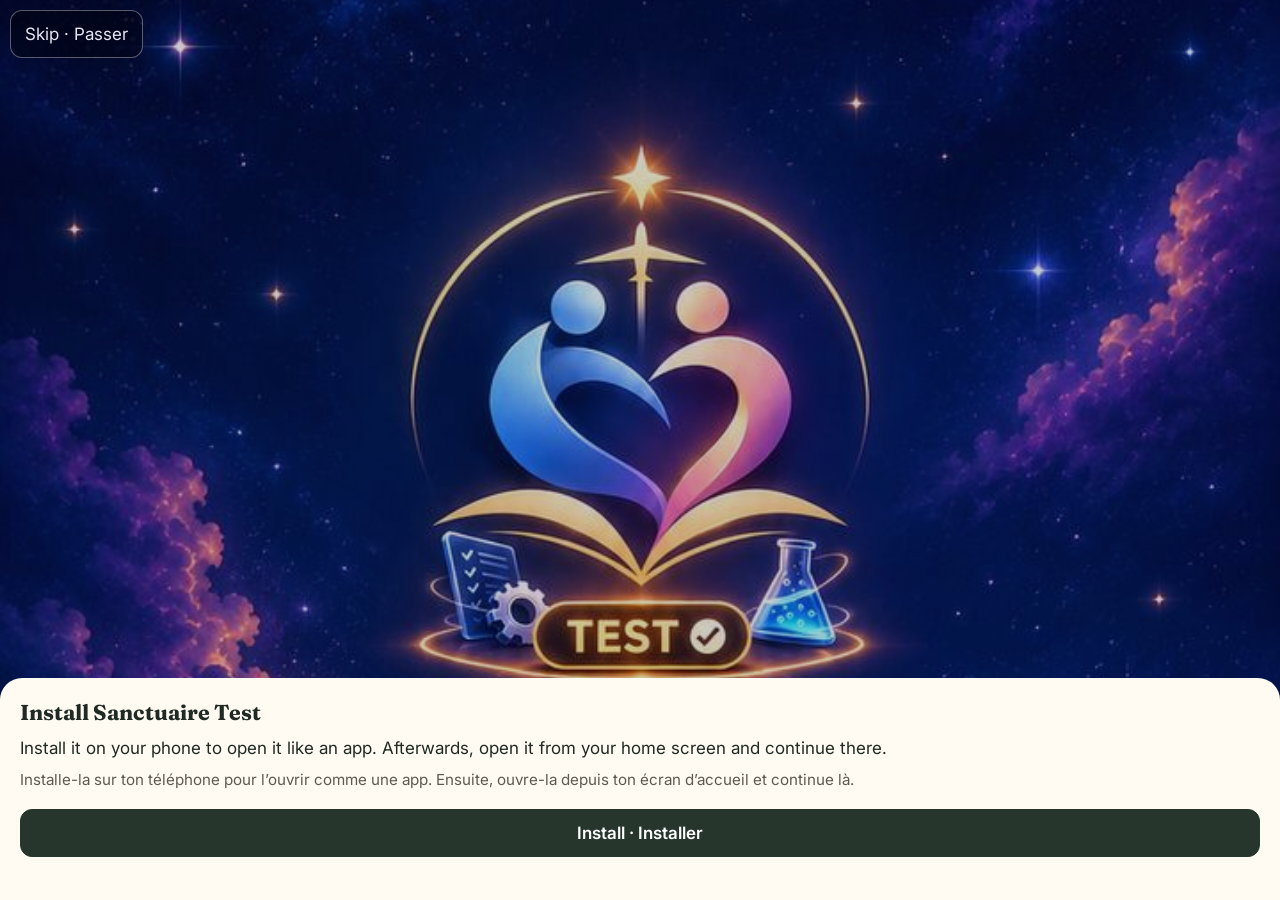
<file: sheet.html>
<!doctype html>
<html lang="en">
<head>
<meta charset="utf-8">
<meta name="viewport" content="width=device-width, initial-scale=1">
<title>Sanctuaire · Test 1 · Shared test sheet</title>
<style>
  :root {
    --bg: #eef1f5; --panel: #ffffff; --ink: #1b2430; --muted: #5b6676; --line: #d5dbe3;
    --accent: #2f6f8f; --good: #2f7d5b; --warn: #a86b12; --bad: #b4452f; --radius: 10px;
  }
  * { box-sizing: border-box; }
  html { -webkit-text-size-adjust: 100%; }
  body { margin: 0; background: var(--bg); color: var(--ink); font: 16px/1.5 system-ui, -apple-system, "Segoe UI", Roboto, sans-serif; }
  main { max-width: 44rem; margin: 0 auto; padding: 1rem 1rem 5rem; }
  h1 { font-size: 1.45rem; line-height: 1.25; margin: 0.75rem 0 0.25rem; }
  h2 { font-size: 1.05rem; margin: 1rem 0 0.4rem; }
  h3 { font-size: 0.98rem; margin: 0 0 0.25rem; }
  p { margin: 0.35rem 0; }
  .muted { color: var(--muted); font-size: 0.9rem; }
  .card { background: var(--panel); border: 1px solid var(--line); border-radius: var(--radius); padding: 1rem; margin-top: 0.9rem; }
  .hidden { display: none !important; }
  label { display: block; font-weight: 600; margin: 0.7rem 0 0.25rem; }
  textarea, select, input[type="password"] {
    width: 100%; font: inherit; color: inherit; background: #fff;
    border: 1px solid var(--line); border-radius: 8px; padding: 0.55rem 0.65rem;
  }
  textarea { min-height: 4.2rem; resize: vertical; }
  textarea.short { min-height: 2.8rem; }
  button {
    font: inherit; min-height: 2.75rem; padding: 0.45rem 0.9rem; border-radius: 8px;
    border: 1px solid var(--accent); background: var(--accent); color: #fff; cursor: pointer;
  }
  button.secondary { background: #fff; color: var(--accent); }
  button.danger { background: #fff; color: var(--bad); border-color: var(--bad); }
  button:disabled { opacity: 0.5; cursor: not-allowed; }
  button:focus-visible, textarea:focus-visible, select:focus-visible, input:focus-visible, summary:focus-visible {
    outline: 3px solid #f0b429; outline-offset: 2px;
  }
  .row { display: flex; flex-wrap: wrap; gap: 0.5rem; margin-top: 0.6rem; }
  .row > * { flex: 1 1 auto; }
  .bar { display: flex; flex-wrap: wrap; gap: 0.5rem; align-items: center; justify-content: space-between; }
  .bar > div { min-width: 0; }
  .bar .row { margin: 0; }
  .bar button { min-height: 2.4rem; }
  .banner { padding: 0.7rem 0.85rem; border-radius: 8px; border: 1px solid var(--line); background: #fff; margin-top: 0.9rem; overflow-wrap: anywhere; }
  .banner.err { border-color: var(--bad); color: var(--bad); }
  .banner.ok { border-color: var(--good); color: var(--good); }
  .summary { background: #f3f6f9; border: 1px solid var(--line); border-radius: 8px; padding: 0.6rem 0.75rem; }
  .counts { display: flex; flex-wrap: wrap; gap: 0.35rem 1rem; margin-top: 0.3rem; font-size: 0.92rem; }
  details.cat { background: var(--panel); border: 1px solid var(--line); border-radius: var(--radius); margin-top: 0.7rem; }
  details.cat > summary { padding: 0.8rem 1rem; min-height: 3rem; display: flex; justify-content: space-between; gap: 0.5rem; cursor: pointer; font-weight: 700; list-style: none; }
  details.cat > summary::-webkit-details-marker { display: none; }
  details.cat > summary .prog { font-weight: 600; color: var(--muted); white-space: nowrap; }
  details.cat > .body { padding: 0 1rem 1rem; }
  .slot { border: 1px solid var(--line); border-radius: 8px; padding: 0.7rem; margin-top: 0.6rem; background: #fbfcfd; }
  .slot-head { display: flex; justify-content: space-between; align-items: center; gap: 0.5rem; margin-bottom: 0.3rem; }
  .chip { font-size: 0.8rem; font-weight: 700; padding: 0.1rem 0.55rem; border-radius: 999px; border: 1px solid var(--line); background: #fff; white-space: nowrap; }
  .chip.written { color: var(--muted); }
  .chip.tested { color: var(--accent); border-color: var(--accent); }
  .chip.reviewed { color: var(--warn); border-color: var(--warn); }
  .chip.done { color: var(--good); border-color: var(--good); background: #e8f4ee; }
  .chip.empty { color: var(--muted); border-style: dashed; }
  .box { margin-top: 0.4rem; padding: 0.55rem 0.7rem; border: 1px solid var(--line); border-radius: 8px; background: #f8fafc; white-space: pre-wrap; overflow-wrap: anywhere; }
  .box small { display: block; color: var(--muted); }
  .rate { display: grid; grid-template-columns: repeat(3, 1fr); gap: 0.4rem; margin-top: 0.4rem; }
  .rate.two { grid-template-columns: repeat(2, 1fr); }
  .rate button { background: #fff; color: var(--ink); border-color: var(--line); line-height: 1.2; }
  .rate button[aria-pressed="true"] { border-width: 2px; font-weight: 700; }
  .rate button[data-v="good"][aria-pressed="true"], .rate button[data-v="kept"][aria-pressed="true"] { border-color: var(--good); background: #e8f4ee; }
  .rate button[data-v="awkward"][aria-pressed="true"] { border-color: var(--warn); background: #fbf1e0; }
  .rate button[data-v="wrong"][aria-pressed="true"], .rate button[data-v="changed"][aria-pressed="true"] { border-color: var(--bad); background: #fbe9e5; }
  .msg { min-height: 1.2rem; font-size: 0.88rem; color: var(--muted); margin-top: 0.3rem; overflow-wrap: anywhere; }
  .msg.err { color: var(--bad); }
  .msg.ok { color: var(--good); }
  .reviewline { font-size: 0.92rem; margin-top: 0.4rem; overflow-wrap: anywhere; }
  .files { margin-top: 0.6rem; display: grid; gap: 0.4rem; }
  .file { font-size: 0.85rem; }
  .file progress { width: 100%; height: 0.5rem; }
  details.plain > summary { cursor: pointer; font-weight: 600; min-height: 2.5rem; display: flex; align-items: center; }
</style>
<link rel="stylesheet" href="../theme.css">
</head>
<body>
<script src="../hub-bar.js"></script>
<main>
  <div id="cfg" class="banner err hidden"></div>

  <section id="view-login" class="card hidden">
    <h1>Sanctuaire · Test 1</h1>
    <p class="muted">Shared test sheet · Feuille de test partagée</p>
    <label for="pin">PIN / Code</label>
    <input id="pin" type="password" inputmode="numeric" pattern="[0-9]*" autocomplete="off" maxlength="8">
    <div class="row"><button id="enter" type="button">Enter · Entrer</button></div>
    <div class="row"><button id="check" type="button" class="secondary">Check the connection · Vérifier la connexion</button></div>
    <div id="login-msg" class="msg" role="status" aria-live="polite"></div>
  </section>

  <div id="view-main" class="hidden">
    <header class="card">
      <div class="bar">
        <div>
          <h1 id="t-title"></h1>
          <div class="muted" id="who"></div>
        </div>
      </div>
      <p class="muted" id="how"></p>
      <div class="muted" id="updated" role="status"></div>
    </header>

    <section class="card" id="tpanel"></section>

    <section class="card">
      <div class="summary" id="summary"></div>
      <label for="filter" id="l-filter"></label>
      <select id="filter"></select>
    </section>


    <div id="cats"></div>
    <section class="card hidden" id="admin"></section>
  </div>
</main>

<script type="module">
import { decompress as zstdDecompress } from './vendor/fzstd.mjs';
import * as store from './modelstore.js';

// ---- connection to the shared database (public values; safe to be in this file) ----
const SUPABASE_URL = 'https://micrmjhtfkgatcztemmj.supabase.co';
const SUPABASE_KEY = 'sb_publishable_tbpcl9fXkbmza_-HEDTcNA_EQBYPsik';

const SESSION_KEY = 'sanctuaire-t1-session-v1';
const HF = 'https://huggingface.co/TranslateInPlace/translate-in-place-models/resolve/main';
const CDN = 'https://firefox-settings-attachments.cdn.mozilla.net';
const LEX = {
  enfr: { name: 'lex.50.50.enfr.s2t.bin', location: 'main-workspace/translations-models-v2/bff0d10a-d07a-4873-a5a7-a6b7af42bf86.zst' },
  fren: { name: 'lex.50.50.fren.s2t.bin', location: 'main-workspace/translations-models-v2/7238348a-b118-40f8-9e17-327fb54b2dc8.zst' },
};

// ---------- texts ----------
const I18N = {
  en: {
    title: 'Test 1 · Shared test sheet',
    signedIn: 'Signed in as',
    role_admin: 'English speaker (admin)', role_partner: 'French speaker',
    refresh: 'Refresh', logout: 'Log out',
    how: 'Write your sentences in your own language, tap Test, and check the result. Then review the other person\'s sentences. Everything saves automatically and both of you see it.',
    updated: (t) => `Updated ${t}`,
    cfgMissing: 'This page is not connected to the database yet. The admin has to finish the database setup first.',
    wrongPin: (n) => `Wrong PIN. ${n} more tries before a pause.`,
    locked: (m) => `Too many wrong tries. Try again in about ${m} minute(s).`,
    netError: 'Could not reach the database. Check your connection and try again.',
    sessionEnded: 'Your session ended. Please enter your PIN again.',
    enterPin: 'Enter your PIN.',
    translator: 'Translator on this phone',
    translatorHelp: 'Each phone prepares its own translator once (about 60 MB, a few minutes on the first run). Nothing you type is sent to it or to anyone else for translation; it runs on your phone.',
    engine: 'Engine build', engineNew: 'Newer build 0.4.16 (recommended)', engineOld: 'Official build 0.4.9',
    beam: 'Search mode', beamFast: 'Fast', beamCareful: 'Careful (slower)',
    prepare: 'Download and prepare (one time only)', preparing: 'Preparing…',
    prepareStored: 'Start the translator (no download)', redo: 'Download again (only if something is wrong)',
    confirmRedo: 'Delete the stored models and download them again (about 60 MB)?',
    fromStorage: 'from this phone\'s storage, no download', notStored: 'The models are not stored on this phone yet.',
    foundStored: 'Models found on this phone. Starting the translator…',
    readyStored: (s) => `Ready, from this phone's storage. Nothing was downloaded. Took ${s} s.`,
    readyDownloaded: (s, m) => `Ready. Downloaded ${m} MB, and stored on this phone: this is a one-time download. Took ${s} s.`,
    notReady: 'Not prepared yet.',
    ready: (s, lex) => `Ready${lex ? '' : ' (without word lists)'}. Took ${s} s.`,
    prepFail: (m) => `${m} You can also try the other engine build.`,
    needTranslator: 'Prepare the translator first (the Translator section above).',
    toWrite: 'To write', toTest: 'To test', toReview: 'To review', toCheck: 'To check back-translation', doneCount: (d, n) => `Done: ${d} of ${n} sentences`,
    filter: 'Show', fAll: 'All sentence types', fAction: 'Only where I have something to do',
    yours: 'Your sentences', theirs: 'To review (written by the other person)',
    slot: (n) => `Sentence ${n}`,
    st_empty: 'Empty', st_written: 'Written', st_tested: 'Tested', st_reviewed: 'Reviewed', st_done: 'Done',
    placeholderMine: 'Write a sentence in your language',
    save: 'Save', test: 'Test', translating: 'Translating…', saved: 'Saved.', testedSaved: 'Tested and saved.',
    noChange: 'Nothing changed.',
    confirmReplace: 'This clears the other person\'s review of this sentence. Continue?',
    translation: 'Translation', back: 'Back-translation', ms: (n) => `${n} ms`,
    version: (n) => `Version ${n}`,
    noteLabel: 'Meaning or context for the reviewer (optional)', saveNote: 'Save note',
    theirNote: 'Their note',
    reviewedBy: 'Review of the translation',
    notTestedYet: 'Not tested yet.',
    judgeTranslation: 'Is the translation good?',
    good: 'Good', awkward: 'Awkward', wrong: 'Wrong',
    judgeBack: 'Did the back-translation keep your meaning?',
    kept: 'Kept', changed: 'Changed',
    remark: 'Remark (optional)', saveReview: 'Save review', saveCheck: 'Save check',
    theirBack: 'Their back-translation (extra information)',
    sentIn: 'Written in',
    pending: 'Not reviewed yet.',
    del: 'Delete', confirmDel: 'Delete this entry? It is kept in the history.',
    reportTitle: 'Report (PDF)', reportHelp: 'A formatted report of everything in the sheet: a summary, the sentences that need attention, and all results by sentence type. Either of you can save it.',
    reportLang: 'Report language', pdfButton: 'Save report as PDF', pdfBuilding: 'Building the report…',
    pdfDone: (n) => `Saved: ${n}`, pdfFail: (m) => `Could not build the report: ${m}`,
    adminTitle: 'Admin', exportCopy: 'Copy all results', exportFile: 'Save all results as a text file',
    reset: 'Reset the whole sheet', confirmReset: 'Delete ALL entries from the sheet? (They stay in the history table.)',
    copied: 'Copied. Paste it into the chat.', copyFail: 'Could not copy. Use the file option instead.',
    error: (c) => ({ auth: 'Your session ended. Please enter your PIN again.', not_allowed: 'This is not allowed for your role.', not_tested: 'This sentence has not been tested yet.', bad_text: 'The sentence is empty or too long (maximum 1000 characters).', bad_rating: 'Choose a rating first.', not_found: 'This entry no longer exists.' }[c] || `Error: ${c}`),
    langEn: 'English', langFr: 'French', cat: 'name_en', hint: 'hint_en',
    authorWho: (a) => (a === 'admin' ? 'English speaker' : 'French speaker'),
  },
  fr: {
    title: 'Test 1 · Feuille de test partagée',
    signedIn: 'Connecté·e en tant que',
    role_admin: 'Anglophone (admin)', role_partner: 'Francophone',
    refresh: 'Actualiser', logout: 'Se déconnecter',
    how: 'Écris tes phrases dans ta langue, touche Tester et vérifie le résultat. Puis évalue les phrases de l\'autre personne. Tout s\'enregistre automatiquement et vous le voyez tous les deux.',
    updated: (t) => `Mis à jour à ${t}`,
    cfgMissing: 'Cette page n\'est pas encore reliée à la base de données. L\'admin doit d\'abord terminer l\'installation.',
    wrongPin: (n) => `Code incorrect. Encore ${n} essai(s) avant une pause.`,
    locked: (m) => `Trop d\'essais incorrects. Réessaie dans environ ${m} minute(s).`,
    netError: 'Impossible de joindre la base de données. Vérifie ta connexion et réessaie.',
    sessionEnded: 'Ta session est terminée. Entre à nouveau ton code.',
    enterPin: 'Entre ton code.',
    translator: 'Traducteur sur ce téléphone',
    translatorHelp: 'Chaque téléphone prépare son propre traducteur une seule fois (environ 60 Mo, quelques minutes la première fois). Rien de ce que tu écris n\'est envoyé à quelqu\'un pour être traduit : tout se fait sur ton téléphone.',
    engine: 'Version du moteur', engineNew: 'Version récente 0.4.16 (recommandée)', engineOld: 'Version officielle 0.4.9',
    beam: 'Mode de recherche', beamFast: 'Rapide', beamCareful: 'Soigné (plus lent)',
    prepare: 'Télécharger et préparer (une seule fois)', preparing: 'Préparation…',
    prepareStored: 'Démarrer le traducteur (sans téléchargement)', redo: 'Télécharger à nouveau (seulement en cas de problème)',
    confirmRedo: 'Supprimer les modèles enregistrés et les télécharger à nouveau (environ 60 Mo) ?',
    fromStorage: 'depuis la mémoire du téléphone, sans téléchargement', notStored: 'Les modèles ne sont pas encore enregistrés sur ce téléphone.',
    foundStored: 'Modèles trouvés sur ce téléphone. Démarrage du traducteur…',
    readyStored: (s) => `Prêt, depuis la mémoire du téléphone. Rien n'a été téléchargé. Durée : ${s} s.`,
    readyDownloaded: (s, m) => `Prêt. ${m} Mo téléchargés puis enregistrés sur ce téléphone : c'est un téléchargement unique. Durée : ${s} s.`,
    notReady: 'Pas encore préparé.',
    ready: (s, lex) => `Prêt${lex ? '' : ' (sans listes de mots)'}. Durée : ${s} s.`,
    prepFail: (m) => `${m} Tu peux aussi essayer l\'autre version du moteur.`,
    needTranslator: 'Prépare d\'abord le traducteur (section « Traducteur » ci-dessus).',
    toWrite: 'À écrire', toTest: 'À tester', toReview: 'À évaluer', toCheck: 'Traduction retour à vérifier', doneCount: (d, n) => `Terminé : ${d} phrases sur ${n}`,
    filter: 'Afficher', fAll: 'Tous les types de phrases', fAction: 'Seulement ce qui me concerne',
    yours: 'Tes phrases', theirs: 'À évaluer (écrites par l\'autre personne)',
    slot: (n) => `Phrase ${n}`,
    st_empty: 'Vide', st_written: 'Écrite', st_tested: 'Testée', st_reviewed: 'Évaluée', st_done: 'Terminée',
    placeholderMine: 'Écris une phrase dans ta langue',
    save: 'Enregistrer', test: 'Tester', translating: 'Traduction en cours…', saved: 'Enregistré.', testedSaved: 'Testé et enregistré.',
    noChange: 'Rien n\'a changé.',
    confirmReplace: 'Cela efface l\'évaluation de l\'autre personne pour cette phrase. Continuer ?',
    translation: 'Traduction', back: 'Traduction retour', ms: (n) => `${n} ms`,
    version: (n) => `Version ${n}`,
    noteLabel: 'Sens ou contexte pour la personne qui évalue (facultatif)', saveNote: 'Enregistrer la note',
    theirNote: 'Sa note',
    reviewedBy: 'Évaluation de la traduction',
    notTestedYet: 'Pas encore testée.',
    judgeTranslation: 'La traduction est-elle bonne ?',
    good: 'Bonne', awkward: 'Maladroite', wrong: 'Fausse',
    judgeBack: 'La traduction retour garde-t-elle ton sens ?',
    kept: 'Conservé', changed: 'Changé',
    remark: 'Remarque (facultatif)', saveReview: 'Enregistrer l\'évaluation', saveCheck: 'Enregistrer la vérification',
    theirBack: 'Sa traduction retour (information en plus)',
    sentIn: 'Écrite en',
    pending: 'Pas encore évaluée.',
    del: 'Supprimer', confirmDel: 'Supprimer cette entrée ? Elle est conservée dans l\'historique.',
    reportTitle: 'Rapport (PDF)', reportHelp: 'Un rapport mis en forme de tout ce qui est dans la feuille : un résumé, les phrases à surveiller et tous les résultats par type de phrases. Chacun de vous peut l\'enregistrer.',
    reportLang: 'Langue du rapport', pdfButton: 'Enregistrer le rapport en PDF', pdfBuilding: 'Création du rapport…',
    pdfDone: (n) => `Enregistré : ${n}`, pdfFail: (m) => `Impossible de créer le rapport : ${m}`,
    adminTitle: 'Admin', exportCopy: 'Copier tous les résultats', exportFile: 'Enregistrer tous les résultats en fichier texte',
    reset: 'Réinitialiser toute la feuille', confirmReset: 'Supprimer TOUTES les entrées de la feuille ? (Elles restent dans l\'historique.)',
    copied: 'Copié. Colle-le dans la conversation.', copyFail: 'Impossible de copier. Utilise plutôt le fichier.',
    error: (c) => ({ auth: 'Ta session est terminée. Entre à nouveau ton code.', not_allowed: 'Ce n\'est pas autorisé pour ton rôle.', not_tested: 'Cette phrase n\'a pas encore été testée.', bad_text: 'La phrase est vide ou trop longue (1000 caractères maximum).', bad_rating: 'Choisis d\'abord une note.', not_found: 'Cette entrée n\'existe plus.' }[c] || `Erreur : ${c}`),
    langEn: 'anglais', langFr: 'français', cat: 'name_fr', hint: 'hint_fr',
    authorWho: (a) => (a === 'admin' ? 'anglophone' : 'francophone'),
  },
};
let LANG = 'en';
const t = (k, ...a) => { const s = I18N[LANG][k] ?? I18N.en[k] ?? k; return typeof s === 'function' ? s(...a) : s; };

// ---------- tiny helpers ----------
const $ = (id) => document.getElementById(id);
function el(tag, props = {}, ...kids) {
  const e = document.createElement(tag);
  for (const [k, v] of Object.entries(props)) {
    if (v === false || v == null) continue;
    if (k === 'class') e.className = v;
    else if (k === 'text') e.textContent = v;
    else if (k.startsWith('on')) e.addEventListener(k.slice(2), v);
    else if (v === true) e.setAttribute(k, '');
    else e.setAttribute(k, v);
  }
  for (const kid of kids.flat()) {
    if (kid == null || kid === false) continue;
    e.append(typeof kid === 'object' ? kid : document.createTextNode(String(kid)));
  }
  return e;
}
const pause = (ms = 30) => new Promise((r) => setTimeout(r, ms));
const mb = (n) => (n / 1048576).toFixed(1) + ' MB';
const hhmm = (d) => d.toLocaleTimeString([], { hour: '2-digit', minute: '2-digit', second: '2-digit' });

// ---------- state ----------
let session = null;
let sheet = null;
let pollTimer = null;
let busy = 0;
const drafts = new Map();         // textarea key -> text typed but not saved
const draftRating = new Map();    // rating key -> chosen but not saved
const openCats = new Set();
let filterMode = 'all';

const other = () => (session.role === 'admin' ? 'partner' : 'admin');

// ---------- database calls ----------
async function rpc(fn, args) {
  const headers = { 'Content-Type': 'application/json', apikey: SUPABASE_KEY };
  if (SUPABASE_KEY.startsWith('eyJ')) headers.Authorization = `Bearer ${SUPABASE_KEY}`;
  const res = await fetch(`${SUPABASE_URL}/rest/v1/rpc/${fn}`, { method: 'POST', headers, body: JSON.stringify(args) });
  if (!res.ok) {
    let m = '';
    try { m = (await res.json()).message || ''; } catch { /* ignore */ }
    const err = new Error(`HTTP ${res.status}${m ? ': ' + m : ''}`);
    err.status = res.status;
    throw err;
  }
  return await res.json();
}

// What went wrong, in plain words plus the technical detail, so a failure can be diagnosed from a screenshot.
function explain(e) {
  if (e && e.status) return `HTTP ${e.status}: ${e.message.replace(/^HTTP \d+:?\s*/, '') || 'no details'}`;
  return `no answer from the server (${(e && e.message) || 'network error'})`;
}

// Harmless probe: asks for the sheet with a made-up session. A healthy setup answers "auth".
async function diagnose() {
  const box = $('login-msg');
  box.className = 'msg'; box.textContent = '…';
  try {
    const r = await rpc('t1_get_sheet', { p_token: 'connection-check' });
    if (r && r.ok === false && r.error === 'auth') {
      box.className = 'msg ok';
      box.textContent = 'Connected: the database and the sheet functions answer. / Connecté : la base de données et les fonctions de la feuille répondent.';
    } else {
      box.className = 'msg err';
      box.textContent = `Unexpected answer: ${JSON.stringify(r).slice(0, 200)}`;
    }
  } catch (e) {
    box.className = 'msg err';
    let hint = '';
    if (!e.status) hint = ' Could not connect at all: check the internet, the Supabase status page, and that the project is running (not paused).';
    else if (e.status === 404) hint = ' The project answers, but the function was not found: the setup SQL did not run, or the API list needs a refresh.';
    else if (e.status === 401 || e.status === 403) hint = ' The project answered but refused the key: check the public key in this page.';
    box.textContent = `Problem: ${explain(e)}.${hint}`;
  }
}
const call = (fn, args) => rpc(fn, { p_token: session.token, ...args });

function configured() {
  return SUPABASE_URL.startsWith('https://') && !SUPABASE_KEY.startsWith('PASTE_');
}

// ---------- login ----------
function showLogin(message) {
  SBar.toHub(); return;                       // one sign-in only: the hub
  stopPolling();
  session = null; sheet = null;
  localStorage.removeItem(SESSION_KEY);
  $('view-main').classList.add('hidden');
  $('view-login').classList.remove('hidden');
  $('pin').value = '';
  const m = $('login-msg');
  m.textContent = message || '';
  m.className = 'msg' + (message ? ' err' : '');
}

async function doLogin() {
  const pin = $('pin').value.trim();
  const m = $('login-msg');
  if (!pin) { m.textContent = t('enterPin'); m.className = 'msg err'; return; }
  $('enter').disabled = true;
  m.textContent = '…'; m.className = 'msg';
  try {
    const r = await rpc('t1_login', { p_pin: pin });
    if (r.ok) {
      session = { token: r.token, role: r.role, label: r.label, at: Date.now() };
      localStorage.setItem(SESSION_KEY, JSON.stringify(session));
      await enter();
    } else if (r.error === 'locked') {
      LANG = 'en';
      m.textContent = `${t('locked', Math.ceil((r.retry_after || 60) / 60))}  /  ${I18N.fr.locked(Math.ceil((r.retry_after || 60) / 60))}`;
      m.className = 'msg err';
    } else {
      m.textContent = `${I18N.en.wrongPin(r.remaining ?? 0)}  /  ${I18N.fr.wrongPin(r.remaining ?? 0)}`;
      m.className = 'msg err';
    }
  } catch (e) {
    m.textContent = `${I18N.en.netError}  /  ${I18N.fr.netError}  [${explain(e)}]`;
    m.className = 'msg err';
  } finally {
    $('enter').disabled = false;
    $('pin').value = '';
  }
}

async function doLogout() {
  try { if (session) await rpc('t1_logout', { p_token: session.token }); } catch { /* ignore */ }
  showLogin();
}

function restoreSession() {
  try {
    const s = JSON.parse(localStorage.getItem(SESSION_KEY) || 'null');
    if (s && s.token && Date.now() - s.at < 11 * 3600 * 1000) { session = s; return true; }
  } catch { /* ignore */ }
  return false;
}

// ---------- entering the sheet ----------
async function enter() {
  LANG = SBar.lang();                          // follows the top-bar language (defaults by role at sign-in)
  document.documentElement.lang = LANG;
  $('view-login').classList.add('hidden');
  $('view-main').classList.remove('hidden');
  buildChrome();
  buildTranslatorPanel();
  autoStartTranslator();   // not awaited: the sheet opens while the translator starts
  await refresh(true);
  startPolling();
}

function buildChrome() {
  $('t-title').textContent = t('title');
  $('who').textContent = `${t('signedIn')}: ${t('role_' + session.role)}`;
  $('how').textContent = t('how');
  $('l-filter').textContent = t('filter');
  const f = $('filter');
  f.textContent = '';
  f.append(el('option', { value: 'all', text: t('fAll') }), el('option', { value: 'action', text: t('fAction') }));
  f.value = filterMode;
}

// ---------- translator (runs on this phone) ----------
const TR_SETTINGS = 'sanctuaire-t1-translator-v1';
const tr = { translator: null, ready: false, engineKind: 'engine2', beam: 1, lex: false, records: null, cached: false, downloaded: 0 };
let MODEL_STORE = {};
const versionKey = (v) => String(v || '0').split('.').map((x) => String(parseInt(x, 10) || 0).padStart(4, '0')).join('.');
const isZstd = (u8) => u8.length > 4 && u8[0] === 0x28 && u8[1] === 0xb5 && u8[2] === 0x2f && u8[3] === 0xfd;
const isGzip = (u8) => u8.length > 2 && u8[0] === 0x1f && u8[1] === 0x8b;
const isLfsPointer = (u8) => new TextDecoder().decode(u8.slice(0, 40)).startsWith('version https://git-lfs');
const hex = (buf) => Array.from(new Uint8Array(buf)).map((b) => b.toString(16).padStart(2, '0')).join('');

function concat(chunks, total) {
  const out = new Uint8Array(total);
  let o = 0;
  for (const c of chunks) { out.set(c, o); o += c.length; }
  return out;
}

async function decode(u8, label) {
  if (isLfsPointer(u8)) throw new Error(`${label}: received a pointer file, not the real file.`);
  if (isZstd(u8)) {
    await pause();
    const out = zstdDecompress(u8);
    return out.buffer.slice(out.byteOffset, out.byteOffset + out.byteLength);
  }
  if (isGzip(u8)) {
    const stream = new Blob([u8]).stream().pipeThrough(new DecompressionStream('gzip'));
    return await new Response(stream).arrayBuffer();
  }
  return u8.buffer.slice(u8.byteOffset, u8.byteOffset + u8.byteLength);
}

async function loadRecords() {
  if (tr.records) return tr.records;
  const res = await fetch(`${HF}/records.json`, { credentials: 'omit' });
  if (!res.ok) throw new Error(`The model list could not be fetched (HTTP ${res.status}).`);
  const data = await res.json();
  const arr = Array.isArray(data) ? data : (data.data || data.records || []);
  const best = {};
  for (const r of arr) {
    const name = r.name || r.attachment?.filename || '';
    const pair = (name.match(/\.(enfr|fren)\./) || [])[1] || `${r.sourceLanguage || ''}${r.targetLanguage || ''}`;
    if (pair !== 'enfr' && pair !== 'fren') continue;
    if (!['model', 'vocab', 'lex'].includes(r.fileType)) continue;
    const key = `${r.fileType}:${pair}`;
    if (!best[key] || versionKey(r.version) > versionKey(best[key].version)) best[key] = r;
  }
  tr.records = best;
  return best;
}

async function fetchBytes(url, onBytes) {
  const ctl = new AbortController();
  const timer = setTimeout(() => ctl.abort(), 300000);
  try {
    const res = await fetch(url, { credentials: 'omit', signal: ctl.signal });
    if (!res.ok) throw new Error(`HTTP ${res.status}`);
    const total = Number(res.headers.get('content-length')) || 0;
    const reader = res.body.getReader();
    const chunks = [];
    let got = 0;
    for (;;) {
      const { done, value } = await reader.read();
      if (done) break;
      chunks.push(value);
      got += value.length;
      onBytes(got, total);
    }
    return concat(chunks, got);
  } finally { clearTimeout(timer); }
}

function localCandidates(rec) {
  const names = new Set();
  if (rec?.attachment?.location) names.add(rec.attachment.location.split('/').pop());
  if (rec?.location) names.add(rec.location.split('/').pop());
  if (rec?.name) { names.add(`${rec.name}.zst`); names.add(rec.name); }
  const urls = [];
  for (const n of names) { urls.push(`./models/${n}`); urls.push(`./${n}`); }
  return urls;
}

function makeRow(name) {
  const bar = el('progress', { max: 100, value: 0 });
  const info = el('div', { class: 'muted', text: '…' });
  $('tfiles').append(el('div', { class: 'file' }, el('div', { text: name }), bar, info));
  return { bar, info };
}

async function getOne(type, pair, optional, opts = {}) {
  const key = `${type}:${pair}`;
  const row = makeRow(`${pair}: ${type === 'lex' ? LEX[pair].name : type}`);
  if (!opts.force) {
    const c = await store.get(key).catch(() => null);
    if (c && c.buffer) {
      row.bar.value = 100;
      row.info.textContent = `${mb(c.buffer.byteLength)} · ${t('fromStorage')}`;
      return c.buffer;
    }
  }
  if (opts.cacheOnly && type !== 'lex') { row.info.textContent = '—'; throw new Error(t('notStored')); }
  const records = opts.cacheOnly ? {} : await loadRecords();
  const rec = records[key] || (type === 'lex' ? { name: LEX[pair].name, location: LEX[pair].location } : null);
  const name = rec?.name || `${type}.${pair}`;
  const urls = localCandidates(rec);
  if (!opts.cacheOnly && type !== 'lex' && rec?.attachment?.location) urls.push(`${HF}/${rec.attachment.location}`);
  let raw = null;
  for (const url of urls) {
    try {
      raw = await fetchBytes(url, (got, total) => {
        row.bar.value = total ? Math.round((got / total) * 100) : 0;
        row.info.textContent = total ? `${mb(got)} / ${mb(total)}` : mb(got);
      });
      tr.downloaded += raw.length;
      break;
    } catch { raw = null; }
  }
  if (!raw) {
    if (optional) { row.info.textContent = '—'; return null; }
    row.info.textContent = 'Failed';
    throw new Error(`Could not get ${name}.`);
  }
  row.info.textContent = '…';
  const buf = await decode(raw, name);
  row.bar.value = 100;
  const expected = String(rec?.decompressedHash || '').toLowerCase();
  let note = '';
  if (expected && globalThis.crypto?.subtle) {
    note = hex(await crypto.subtle.digest('SHA-256', buf)) === expected ? ' ✓' : ' (checksum differs)';
  }
  row.info.textContent = `${mb(buf.byteLength)}${note}`;
  await store.put({ key, buffer: buf, name, version: rec?.version ?? null, bytes: buf.byteLength, savedAt: Date.now() }).catch(() => {});
  return buf;
}

async function getPair(pair, opts) {
  const model = await getOne('model', pair, false, opts);
  const vocab = await getOne('vocab', pair, false, opts);
  const lex = await getOne('lex', pair, true, opts);
  return { model, vocab, lex };
}

async function runTranslate(text, from, to) {
  const t0 = performance.now();
  const r = await tr.translator.translate({ from, to, text, html: false });
  return { text: r.target.text, ms: Math.round(performance.now() - t0) };
}

function setTStatus(text, kind) {
  const s = $('tstatus');
  s.textContent = text;
  s.className = 'msg' + (kind ? ' ' + kind : '');
}

async function prepareTranslator(opts = {}) {
  const btn = $('tprep'), redo = $('tredo');
  btn.disabled = true; redo.disabled = true; btn.textContent = t('preparing');
  $('tfiles').textContent = '';
  tr.ready = false; tr.downloaded = 0;
  tr.engineKind = $('tengine').value;
  tr.beam = Number($('tbeam').value);
  try { localStorage.setItem(TR_SETTINGS, JSON.stringify({ engine: tr.engineKind, beam: tr.beam })); } catch { /* ignore */ }
  const t0 = performance.now();
  try {
    if (opts.force) { await store.clear().catch(() => {}); tr.cached = false; }
    if (tr.translator) { try { await tr.translator.delete(); } catch { /* ignore */ } tr.translator = null; }
    MODEL_STORE = {};
    setTStatus(t('preparing'));
    MODEL_STORE['en>fr'] = await getPair('enfr', opts);
    MODEL_STORE['fr>en'] = await getPair('fren', opts);
    const mod = await import(`./${tr.engineKind}/translator.js`);
    const registry = async () => [{ from: 'en', to: 'fr' }, { from: 'fr', to: 'en' }];
    class LocalBacking extends mod.TranslatorBacking {
      loadModelRegistery() { return registry(); }
      loadModelRegistry() { return registry(); }
      async loadTranslationModel({ from, to }) {
        const m = MODEL_STORE[`${from}>${to}`];
        if (!m) throw new Error(`The ${from} to ${to} model is not loaded yet.`);
        return { model: m.model, shortlist: m.lex || new ArrayBuffer(0), vocabs: [m.vocab], qualityModel: undefined, config: { 'beam-size': tr.beam } };
      }
    }
    const backing = new LocalBacking({});
    tr.translator = tr.engineKind === 'engine2'
      ? new mod.LatencyOptimisedTranslator({ from: 'en', to: 'fr' }, {}, backing)
      : new mod.LatencyOptimisedTranslator({}, backing);
    await tr.translator.worker;
    await runTranslate('Hello, how are you?', 'en', 'fr');
    await runTranslate('Bonjour, comment allez-vous ?', 'fr', 'en');
    tr.lex = !!(MODEL_STORE['en>fr'].lex && MODEL_STORE['fr>en'].lex);
    tr.ready = true;
    tr.cached = await store.isComplete();
    if (tr.downloaded > 0) await store.persist();   // ask the browser to keep the stored models
    const secs = Math.round((performance.now() - t0) / 1000);
    setTStatus(tr.downloaded > 0 ? t('readyDownloaded', secs, Math.round(tr.downloaded / 1048576)) : t('readyStored', secs), 'ok');
    $('tdetails').open = false;
  } catch (e) {
    console.error(e);
    setTStatus(t('prepFail', e.message), 'err');
  } finally {
    btn.disabled = false; redo.disabled = false;
    updatePrepLabels();
  }
}

function updatePrepLabels() {
  const b = $('tprep');
  if (!b) return;
  b.textContent = tr.cached ? t('prepareStored') : t('prepare');
  $('tredo').classList.toggle('hidden', !tr.cached);
}

// Called after login: if the models are already stored on this phone, start the translator with no download.
async function autoStartTranslator() {
  try {
    const saved = JSON.parse(localStorage.getItem(TR_SETTINGS) || 'null');
    if (saved) { $('tengine').value = saved.engine; $('tbeam').value = String(saved.beam); }
  } catch { /* ignore */ }
  tr.cached = await store.isComplete();
  updatePrepLabels();
  if (tr.cached && !tr.ready) {
    setTStatus(t('foundStored'));
    await prepareTranslator({ cacheOnly: true });
  }
}

function buildTranslatorPanel() {
  const p = $('tpanel');
  p.textContent = '';
  const d = el('details', { class: 'plain', id: 'tdetails', open: !tr.ready },
    el('summary', { text: t('translator') }),
    el('p', { class: 'muted', text: t('translatorHelp') }),
    el('label', { for: 'tengine', text: t('engine') }),
    el('select', { id: 'tengine' },
      el('option', { value: 'engine2', text: t('engineNew') }),
      el('option', { value: 'engine', text: t('engineOld') })),
    el('label', { for: 'tbeam', text: t('beam') }),
    el('select', { id: 'tbeam' },
      el('option', { value: '1', text: t('beamFast') }),
      el('option', { value: '4', text: t('beamCareful') })),
    el('div', { class: 'row' },
      el('button', { id: 'tprep', type: 'button', text: t('prepare'), onclick: () => prepareTranslator({ cacheOnly: tr.cached }) }),
      el('button', { id: 'tredo', type: 'button', class: 'secondary hidden', text: t('redo'), onclick: () => { if (confirm(t('confirmRedo'))) prepareTranslator({ force: true }); } })),
    el('div', { id: 'tfiles', class: 'files' }),
    el('div', { id: 'tstatus', class: 'msg', role: 'status', 'aria-live': 'polite', text: tr.ready ? t('ready', 0, tr.lex) : t('notReady') }));
  p.append(d);
  $('tengine').value = tr.engineKind;
  $('tbeam').value = String(tr.beam);
  updatePrepLabels();
}

function engineLabel() {
  return `${tr.engineKind === 'engine2' ? 'newer 0.4.16' : 'official 0.4.9'}; beam ${tr.beam}; models v3.0${tr.lex ? ' with word lists' : ' without word lists'}`;
}
function deviceLabel() {
  return `${navigator.userAgent.slice(0, 150)}; mem ${navigator.deviceMemory ?? '?'} GB; ${navigator.hardwareConcurrency ?? '?'} threads`;
}

// ---------- sheet data ----------
const itemOf = (cat, author, slot) => sheet.items.find((i) => i.category_id === cat && i.author === author && i.slot === slot);

async function refresh(force) {
  if (!session) return;
  try {
    const r = await call('t1_get_sheet', {});
    if (!r.ok) {
      if (r.error === 'auth') { showLogin(t('sessionEnded')); return; }
      return;
    }
    const changed = !sheet || JSON.stringify(sheet.items) !== JSON.stringify(r.items);
    sheet = r;
    $('updated').textContent = t('updated', hhmm(new Date()));
    if (changed || force) renderSheet();
  } catch (e) {
    $('updated').textContent = t('netError');
  }
}

function startPolling() {
  stopPolling();
  pollTimer = setInterval(() => {
    if (document.visibilityState !== 'visible' || busy > 0) return;
    const a = document.activeElement;
    if (a && (a.tagName === 'TEXTAREA' || a.tagName === 'INPUT' || a.tagName === 'SELECT')) return;
    refresh(false);
  }, 8000);
}
function stopPolling() { if (pollTimer) clearInterval(pollTimer); pollTimer = null; }

// ---------- rendering ----------
function pendingCounts() {
  const me = session.role, them = other();
  const mine = sheet.items.filter((i) => i.author === me);
  const theirs = sheet.items.filter((i) => i.author === them);
  const total = sheet.categories.length * 3;
  return {
    toWrite: total - mine.length,
    toTest: mine.filter((i) => i.status === 'written').length,
    toReview: theirs.filter((i) => i.translation && !i.translation_rating).length,
    toCheck: mine.filter((i) => i.translation && !i.back_rating).length,
    done: sheet.items.filter((i) => i.status === 'done').length,
    totalSlots: total * 2,
  };
}

function categoryHasAction(cat) {
  for (let n = 1; n <= 3; n++) {
    const m = itemOf(cat.id, session.role, n), o = itemOf(cat.id, other(), n);
    if (!m || m.status === 'written' || (m.translation && !m.back_rating)) return true;
    if (o && o.translation && !o.translation_rating) return true;
  }
  return false;
}

function renderSheet() {
  const c = pendingCounts();
  const sum = $('summary');
  sum.textContent = '';
  sum.append(
    el('div', { text: t('doneCount', c.done, c.totalSlots) }),
    el('div', { class: 'counts' },
      el('span', { text: `${t('toWrite')}: ${c.toWrite}` }),
      el('span', { text: `${t('toTest')}: ${c.toTest}` }),
      el('span', { text: `${t('toReview')}: ${c.toReview}` }),
      el('span', { text: `${t('toCheck')}: ${c.toCheck}` })));

  const host = $('cats');
  const scrollY = window.scrollY;
  host.textContent = '';
  for (const cat of sheet.categories) {
    if (filterMode === 'action' && !categoryHasAction(cat)) continue;
    host.append(renderCategory(cat));
  }
  window.scrollTo(0, scrollY);
  renderAdmin();
}

function renderCategory(cat) {
  const doneN = sheet.items.filter((i) => i.category_id === cat.id && i.status === 'done').length;
  const d = el('details', { class: 'cat', open: openCats.has(cat.id) },
    el('summary', {}, el('span', { text: cat[t('cat')] }), el('span', { class: 'prog', text: `${doneN}/6` })));
  d.addEventListener('toggle', () => { if (d.open) openCats.add(cat.id); else openCats.delete(cat.id); });
  const body = el('div', { class: 'body' }, el('p', { class: 'muted', text: cat[t('hint')] }));
  body.append(el('h2', { text: t('yours') }));
  for (let n = 1; n <= 3; n++) body.append(mineSlot(cat, n, itemOf(cat.id, session.role, n)));
  body.append(el('h2', { text: t('theirs') }));
  for (let n = 1; n <= 3; n++) body.append(theirSlot(cat, n, itemOf(cat.id, other(), n)));
  d.append(body);
  return d;
}

function chip(status) {
  return el('span', { class: `chip ${status}`, text: t('st_' + status) });
}

function msgBox() { return el('div', { class: 'msg', role: 'status', 'aria-live': 'polite' }); }
function setMsg(box, text, kind) { box.textContent = text; box.className = 'msg' + (kind ? ' ' + kind : ''); }

function draftArea(key, initial, props = {}) {
  const ta = el('textarea', props);
  ta.value = drafts.has(key) ? drafts.get(key) : (initial || '');
  ta.addEventListener('input', () => drafts.set(key, ta.value));
  return ta;
}

function ratingButtons(key, values, labelKeys, current) {
  const wrap = el('div', { class: 'rate' + (values.length === 2 ? ' two' : '') });
  const chosen = draftRating.get(key) ?? current ?? null;
  for (const v of values) {
    const b = el('button', { type: 'button', 'data-v': v, 'aria-pressed': String(chosen === v), text: t(labelKeys[v]) });
    b.addEventListener('click', () => {
      draftRating.set(key, v);
      for (const x of wrap.querySelectorAll('button')) x.setAttribute('aria-pressed', String(x === b));
    });
    wrap.append(b);
  }
  return wrap;
}

function handleResult(r, box) {
  if (r && r.ok) return true;
  if (r && r.error === 'auth') { showLogin(t('sessionEnded')); return false; }
  setMsg(box, t('error', r?.error || 'unknown'), 'err');
  return false;
}

// ---- one of my own sentences ----
function mineSlot(cat, n, item) {
  const key = `src:${cat.id}:${n}`;
  const box = msgBox();
  const status = item ? item.status : 'empty';
  const root = el('div', { class: 'slot' },
    el('div', { class: 'slot-head' },
      el('h3', { text: t('slot', n) + (item && item.attempt > 1 ? ` · ${t('version', item.attempt)}` : '') }),
      chip(status)));
  const ta = draftArea(key, item?.source_text, { placeholder: t('placeholderMine'), maxlength: '1000', 'aria-label': `${cat[t('cat')]} · ${t('slot', n)}` });
  root.append(ta);

  const saveBtn = el('button', { type: 'button', class: 'secondary', text: t('save') });
  const testBtn = el('button', { type: 'button', text: t('test') });
  root.append(el('div', { class: 'row' }, saveBtn, testBtn), box);

  const confirmIfReviewed = () => !(item && (item.translation_rating || item.back_rating)) || confirm(t('confirmReplace'));

  saveBtn.addEventListener('click', async () => {
    const text = ta.value.trim();
    if (item && item.source_text === text && item.translation) { setMsg(box, t('noChange')); return; }
    if (!text) { setMsg(box, t('error', 'bad_text'), 'err'); return; }
    if (!confirmIfReviewed()) return;
    busy++; saveBtn.disabled = testBtn.disabled = true;
    try {
      const r = await call('t1_save_item', { p_category: cat.id, p_slot: n, p_source: text });
      if (handleResult(r, box)) { drafts.delete(key); await refresh(true); }
    } catch { setMsg(box, t('netError'), 'err'); }
    finally { busy--; saveBtn.disabled = testBtn.disabled = false; }
  });

  testBtn.addEventListener('click', async () => {
    const text = ta.value.trim();
    if (!text) { setMsg(box, t('error', 'bad_text'), 'err'); return; }
    if (!tr.ready) { $('tdetails').open = true; setMsg(box, t('needTranslator'), 'err'); $('tpanel').scrollIntoView({ block: 'center' }); return; }
    if (!confirmIfReviewed()) return;
    busy++; saveBtn.disabled = testBtn.disabled = true;
    setMsg(box, t('translating'));
    try {
      const [from, to] = session.role === 'admin' ? ['en', 'fr'] : ['fr', 'en'];
      const a = await runTranslate(text, from, to);
      const b = await runTranslate(a.text, to, from);
      const r = await call('t1_save_item', {
        p_category: cat.id, p_slot: n, p_source: text, p_translation: a.text, p_back: b.text,
        p_ms_out: a.ms, p_ms_back: b.ms, p_engine: engineLabel(), p_device: deviceLabel(),
      });
      if (handleResult(r, box)) { drafts.delete(key); await refresh(true); }
    } catch (e) {
      console.error(e);
      setMsg(box, `${e.message || t('netError')}`, 'err');
    } finally { busy--; saveBtn.disabled = testBtn.disabled = false; }
  });

  if (item && item.translation) {
    root.append(
      el('div', { class: 'box' }, el('small', { text: `${t('translation')} · ${t('ms', item.ms_out ?? 0)}` }), item.translation),
      el('div', { class: 'box' }, el('small', { text: `${t('back')} · ${t('ms', item.ms_back ?? 0)}` }), item.back_translation || ''));

    // note for the reviewer
    const nkey = `note:${item.id}`, nbox = msgBox();
    const nta = draftArea(nkey, item.author_note, { class: 'short', maxlength: '500', 'aria-label': t('noteLabel') });
    const nbtn = el('button', { type: 'button', class: 'secondary', text: t('saveNote') });
    nbtn.addEventListener('click', async () => {
      busy++; nbtn.disabled = true;
      try {
        const r = await call('t1_set_note', { p_item: item.id, p_note: nta.value });
        if (handleResult(r, nbox)) { drafts.delete(nkey); await refresh(true); }
      } catch { setMsg(nbox, t('netError'), 'err'); } finally { busy--; nbtn.disabled = false; }
    });
    root.append(el('label', { text: t('noteLabel') }), nta, el('div', { class: 'row' }, nbtn), nbox);

    // what the reviewer said
    root.append(el('div', { class: 'reviewline' },
      el('strong', { text: `${t('reviewedBy')}: ` }),
      item.translation_rating ? `${t(item.translation_rating)}${item.translation_remark ? ' · ' + item.translation_remark : ''}` : t('pending')));

    // my check of the back-translation
    const bkey = `back:${item.id}`, rkey = `backremark:${item.id}`, bbox = msgBox();
    const rta = draftArea(rkey, item.back_remark, { class: 'short', maxlength: '500', 'aria-label': t('remark') });
    const bsave = el('button', { type: 'button', text: t('saveCheck') });
    bsave.addEventListener('click', async () => {
      const v = draftRating.get(bkey) ?? item.back_rating;
      if (!v) { setMsg(bbox, t('error', 'bad_rating'), 'err'); return; }
      busy++; bsave.disabled = true;
      try {
        const r = await call('t1_rate', { p_item: item.id, p_kind: 'back', p_rating: v, p_remark: rta.value });
        if (handleResult(r, bbox)) { draftRating.delete(bkey); drafts.delete(rkey); await refresh(true); }
      } catch { setMsg(bbox, t('netError'), 'err'); } finally { busy--; bsave.disabled = false; }
    });
    root.append(el('label', { text: t('judgeBack') }),
      ratingButtons(bkey, ['kept', 'changed'], { kept: 'kept', changed: 'changed' }, item.back_rating),
      el('label', { text: t('remark') }), rta, el('div', { class: 'row' }, bsave), bbox);
  }

  if (item && session.role === 'admin') root.append(deleteButton(item));
  return root;
}

// ---- one of the other person's sentences, for me to review ----
function theirSlot(cat, n, item) {
  const root = el('div', { class: 'slot' },
    el('div', { class: 'slot-head' },
      el('h3', { text: `${t('slot', n)} · ${t('authorWho', other())}` }),
      chip(item ? item.status : 'empty')));
  if (!item) { root.append(el('p', { class: 'muted', text: '—' })); return root; }

  const srcLang = item.author === 'admin' ? t('langEn') : t('langFr');
  root.append(el('div', { class: 'box' }, el('small', { text: `${t('sentIn')} ${srcLang}` }), item.source_text));
  if (item.author_note) root.append(el('div', { class: 'box' }, el('small', { text: t('theirNote') }), item.author_note));

  if (!item.translation) {
    root.append(el('p', { class: 'muted', text: t('notTestedYet') }));
  } else {
    root.append(el('div', { class: 'box' }, el('small', { text: t('translation') }), item.translation));
    const det = el('details', { class: 'plain' }, el('summary', { text: t('theirBack') }), el('div', { class: 'box' }, item.back_translation || ''));
    root.append(det);

    const key = `rev:${item.id}`, rkey = `revremark:${item.id}`, box = msgBox();
    const rta = draftArea(rkey, item.translation_remark, { class: 'short', maxlength: '500', 'aria-label': t('remark') });
    const save = el('button', { type: 'button', text: t('saveReview') });
    save.addEventListener('click', async () => {
      const v = draftRating.get(key) ?? item.translation_rating;
      if (!v) { setMsg(box, t('error', 'bad_rating'), 'err'); return; }
      busy++; save.disabled = true;
      try {
        const r = await call('t1_rate', { p_item: item.id, p_kind: 'translation', p_rating: v, p_remark: rta.value });
        if (handleResult(r, box)) { draftRating.delete(key); drafts.delete(rkey); await refresh(true); }
      } catch { setMsg(box, t('netError'), 'err'); } finally { busy--; save.disabled = false; }
    });
    root.append(el('label', { text: t('judgeTranslation') }),
      ratingButtons(key, ['good', 'awkward', 'wrong'], { good: 'good', awkward: 'awkward', wrong: 'wrong' }, item.translation_rating),
      el('label', { text: t('remark') }), rta, el('div', { class: 'row' }, save), box);
  }
  if (session.role === 'admin') root.append(deleteButton(item));
  return root;
}

function deleteButton(item) {
  const box = msgBox();
  const b = el('button', { type: 'button', class: 'danger', text: t('del') });
  b.addEventListener('click', async () => {
    if (!confirm(t('confirmDel'))) return;
    busy++; b.disabled = true;
    try {
      const r = await call('t1_delete_item', { p_item: item.id });
      if (handleResult(r, box)) await refresh(true);
    } catch { setMsg(box, t('netError'), 'err'); } finally { busy--; b.disabled = false; }
  });
  return el('div', {}, el('div', { class: 'row' }, b), box);
}

// ---------- admin ----------
function exportText() {
  const L = [];
  const roleName = (r) => (r === 'admin' ? 'English speaker (admin)' : 'French speaker');
  L.push('Sanctuaire Test 1 shared sheet export', `Exported: ${new Date().toISOString()}`, '');
  for (const cat of sheet.categories) {
    L.push(`=== ${cat.id}. ${cat.name_en} ===`);
    for (const author of ['admin', 'partner']) {
      for (let n = 1; n <= 3; n++) {
        const i = itemOf(cat.id, author, n);
        if (!i) continue;
        L.push(`[${roleName(author)} #${n}] status: ${i.status}; version ${i.attempt}; direction ${author === 'admin' ? 'EN->FR' : 'FR->EN'}`);
        L.push(`  source: ${i.source_text}`);
        if (i.author_note) L.push(`  author note: ${i.author_note}`);
        if (i.translation) L.push(`  translation: ${i.translation} (${i.ms_out ?? '?'} ms)`, `  back-translation: ${i.back_translation} (${i.ms_back ?? '?'} ms)`);
        if (i.translation_rating) L.push(`  translation rating (by the other person): ${i.translation_rating}${i.translation_remark ? ' | ' + i.translation_remark : ''}`);
        if (i.back_rating) L.push(`  back-translation check (by the author): ${i.back_rating}${i.back_remark ? ' | ' + i.back_remark : ''}`);
        if (i.engine) L.push(`  engine: ${i.engine}`);
        if (i.device) L.push(`  device: ${i.device}`);
      }
    }
    L.push('');
  }
  return L.join('\n');
}

function renderAdmin() {
  const a = $('admin');
  if (session.role !== 'admin') { a.classList.add('hidden'); return; }
  a.classList.remove('hidden');
  a.textContent = '';
  const box = msgBox();
  const copy = el('button', { type: 'button', class: 'secondary', text: t('exportCopy') });
  copy.addEventListener('click', async () => {
    try { await navigator.clipboard.writeText(exportText()); setMsg(box, t('copied'), 'ok'); } catch { setMsg(box, t('copyFail'), 'err'); }
  });
  const file = el('button', { type: 'button', class: 'secondary', text: t('exportFile') });
  file.addEventListener('click', () => {
    const blob = new Blob([exportText()], { type: 'text/plain' });
    const link = el('a', { href: URL.createObjectURL(blob), download: 'sanctuaire-test1-sheet.txt' });
    document.body.append(link); link.click(); link.remove();
    setTimeout(() => URL.revokeObjectURL(link.href), 2000);
  });
  const reset = el('button', { type: 'button', class: 'danger', text: t('reset') });
  reset.addEventListener('click', async () => {
    if (!confirm(t('confirmReset'))) return;
    try {
      const r = await call('t1_reset', {});
      if (handleResult(r, box)) await refresh(true);
    } catch { setMsg(box, t('netError'), 'err'); }
  });
  a.append(el('h2', { text: t('adminTitle') }), el('div', { class: 'row' }, copy, file), el('div', { class: 'row' }, reset), box);
}

// ---------- PDF report ----------
function loadScript(src) {
  return new Promise((resolve, reject) => {
    const el2 = document.createElement('script');
    el2.src = src;
    el2.onload = resolve;
    el2.onerror = () => reject(new Error(`Could not load ${src}`));
    document.head.append(el2);
  });
}
async function fetchBase64(url) {
  const res = await fetch(url);
  if (!res.ok) throw new Error(`${url}: HTTP ${res.status}`);
  const u8 = new Uint8Array(await res.arrayBuffer());
  let bin = '';
  for (let i = 0; i < u8.length; i += 0x8000) bin += String.fromCharCode.apply(null, u8.subarray(i, i + 0x8000));
  return btoa(bin);
}
// ---------- start ----------
$('enter').addEventListener('click', doLogin);
$('check').addEventListener('click', diagnose);
$('pin').addEventListener('keydown', (e) => { if (e.key === 'Enter') doLogin(); });
$('filter').addEventListener('change', () => { filterMode = $('filter').value; if (sheet) renderSheet(); });
document.addEventListener('visibilitychange', () => { if (document.visibilityState === 'visible' && session) refresh(false); });

if (!configured()) {
  $('cfg').textContent = `${I18N.en.cfgMissing}  /  ${I18N.fr.cfgMissing}`;
  $('cfg').classList.remove('hidden');
} else if (restoreSession()) {
  enter().catch(() => showLogin());
} else {
  showLogin();
}
window.addEventListener('sanctuaire-lang', () => location.reload());
</script>
</body>
</html>
</file>
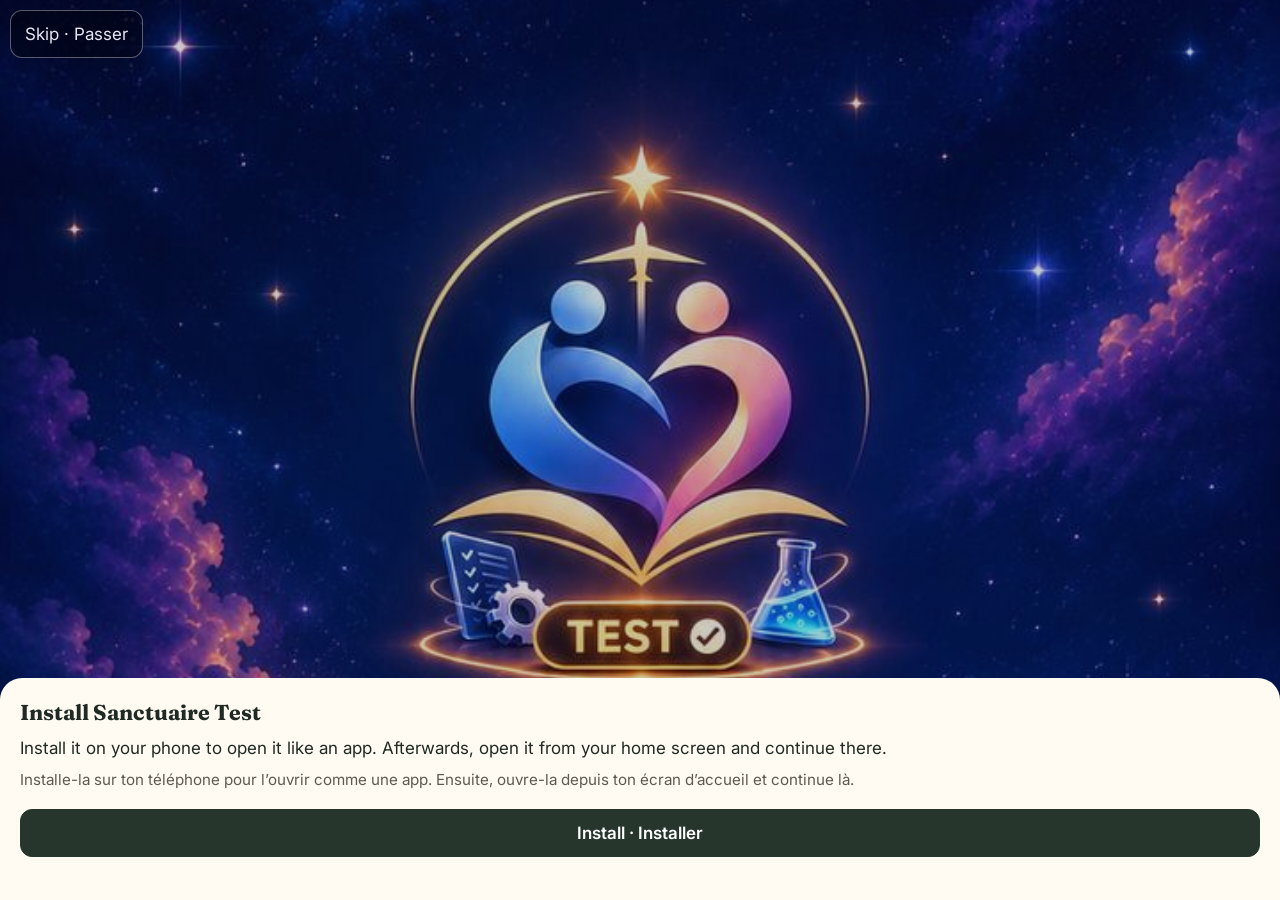
<file: capability-test/capability.html>
<!doctype html>
<html lang="en">
<head>
<meta charset="utf-8">
<meta name="viewport" content="width=device-width, initial-scale=1">
<title>Sanctuaire · Phone capability check</title>
<style>
  :root { --bg:#eef1f5; --panel:#fff; --ink:#1b2430; --muted:#5b6676; --line:#d5dbe3; --accent:#2f6f8f; --good:#2f7d5b; --warn:#a86b12; --bad:#b4452f; }
  * { box-sizing: border-box; }
  html { -webkit-text-size-adjust: 100%; }
  body { margin:0; background:var(--bg); color:var(--ink); font:16px/1.5 system-ui,-apple-system,"Segoe UI",Roboto,sans-serif; }
  main { max-width:42rem; margin:0 auto; padding:1rem 1rem 4rem; }
  h1 { font-size:1.4rem; line-height:1.25; margin:.8rem 0 .25rem; }
  h2 { font-size:1.05rem; margin:0 0 .5rem; }
  p { margin:.35rem 0; }
  .muted { color:var(--muted); font-size:.92rem; }
  .card { background:var(--panel); border:1px solid var(--line); border-radius:10px; padding:1rem; margin-top:.9rem; }
  label { display:block; font-weight:600; margin:.2rem 0; }
  select { font:inherit; padding:.45rem .6rem; border:1px solid var(--line); border-radius:8px; background:#fff; }
  button { font:inherit; min-height:2.75rem; padding:.45rem .9rem; border-radius:8px; border:1px solid var(--accent); background:var(--accent); color:#fff; cursor:pointer; }
  button.secondary { background:#fff; color:var(--accent); }
  button.warn { background:#fff; color:var(--warn); border-color:var(--warn); }
  button:disabled { opacity:.5; cursor:not-allowed; }
  button:focus-visible, select:focus-visible { outline:3px solid #f0b429; outline-offset:2px; }
  .row { display:flex; flex-wrap:wrap; gap:.5rem; margin-top:.6rem; }
  .row > * { flex:1 1 auto; }
  table { width:100%; border-collapse:collapse; font-size:.93rem; }
  td { padding:.4rem .3rem; border-top:1px solid var(--line); vertical-align:top; overflow-wrap:anywhere; }
  td.k { color:var(--muted); width:42%; }
  .s { font-weight:700; white-space:nowrap; padding-right:.3rem; }
  .ok .s { color:var(--good); } .warn .s { color:var(--warn); } .bad .s { color:var(--bad); } .info .s { color:var(--muted); }
  .verdict p { margin:.45rem 0; }
  .box { border-left:4px solid var(--line); padding:.2rem .7rem; margin:.5rem 0; }
  .box.ok { border-color:var(--good); } .box.warn { border-color:var(--warn); } .box.bad { border-color:var(--bad); }
  .msg { min-height:1.2rem; font-size:.9rem; color:var(--muted); margin-top:.4rem; overflow-wrap:anywhere; }
</style>
<link rel="stylesheet" href="../theme.css">
</head>
<body>
<script src="../config.js"></script>
<script src="../env.js"></script>
<script src="../version.js"></script>
<script src="../notice.js"></script>
<script src="../hub-bar.js"></script>
<main>
  <h1 id="t-title"></h1>
  <p class="muted" id="t-intro"></p>
  <p id="capstat" class="muted" role="status"></p>

  <section class="card">
    <h2 id="t-h-basic"></h2>
    <table id="basic"></table>
  </section>

  <section class="card">
    <h2 id="t-h-speed"></h2>
    <p class="muted" id="t-speed-help"></p>
    <div class="row"><button id="speed" type="button"></button></div>
    <table id="speedtab"></table>
    <div class="msg" id="speedmsg" role="status" aria-live="polite"></div>
  </section>

  <section class="card">
    <h2 id="t-h-mem"></h2>
    <p class="muted" id="t-mem-help"></p>
    <div class="row"><button id="mem" type="button" class="warn"></button></div>
    <table id="memtab"></table>
    <div class="msg" id="memmsg" role="status" aria-live="polite"></div>
  </section>

  <section class="card verdict">
    <h2 id="t-h-verdict"></h2>
    <div id="verdict"></div>
  </section>

</main>

<script>
(() => {
'use strict';
const $ = (id) => document.getElementById(id);
const MB = 1048576;
const SB = SENV.sb, SBKEY = SENV.key;   // from config.js
const MEM_KEY = 'sanctuaire-capability-mem-v1';

// ---------- texts (the copied report is always in English) ----------
const I18N = {
  en: {
    title: 'Phone capability check',
    intro: 'This page checks whether this phone could run a small language model inside the browser. It downloads no model. Only your measurements are saved to the test database, so we can see who has finished; nothing else is sent.',
    lang: 'Language',
    hBasic: '1. Basic check (ran automatically)', hSpeed: '2. Speed test', hMem: '3. Memory test', hVerdict: 'Rough verdict', hSend: 'Send the results',
    speedHelp: 'Runs a few short calculations on the phone\'s graphics chip, about 5 seconds. It safely measures how fast the chip can read memory, which sets the speed of a language model.',
    speedBtn: 'Run the speed test', speedRun: 'Running…', speedNone: 'No usable graphics chip, so there is nothing to test.',
    memHelp: 'Tries to reserve empty graphics memory in steps, up to about 1.5 GB, to see how much this phone gives a page. Nothing is downloaded. On a phone with little memory the browser tab may restart; that is itself a result. Run it last.',
    memBtn: 'Run the memory test (the tab may restart)', memRun: 'Testing…',
    sendHelp: 'Paste the results into the chat. They include your phone model and Android version; delete those two lines first if you prefer.',
    copy: 'Copy results', save: 'Save results as a text file', copied: 'Copied. Paste it into the chat.', copyFail: 'Could not copy. Use the file option instead.',
    capSaved: (n) => `Saved for you: ${n} of 3 checks done.`, capErr: 'Your result could not be saved. Check the internet and run the check again.',
    previousMem: (mb) => `The previous memory test did not finish (the tab probably restarted). The last amount that worked was ${mb} MB.`,
    v: {
      none: 'This browser has no WebGPU, so a language model cannot run on this phone in a usable way. The cloud option is the way forward for this phone.',
      noAdapter: 'WebGPU exists, but the browser found no usable graphics chip. A language model cannot run here in a usable way.',
      soft: 'The browser is only offering a slow software fallback instead of the real graphics chip. A language model would be too slow.',
      noDevice: 'The graphics chip could not be started for computing. A language model cannot run here.',
      okBase: 'WebGPU works. Whether a model fits depends on memory, below.',
      small: (ok) => `Small model (about 250 MB): ${ok}.`,
      big: (ok) => `1-billion-parameter model (about 700 MB): ${ok}.`,
      likely: 'looks possible', risky: 'risky: it may crash or be very slow', unlikely: 'unlikely on this phone', unknown: 'unknown until the memory test is run',
      speed: (a, b) => `Speed ceiling from the measured memory speed: up to about ${a} tokens per second for the small model and ${b} for the 1B model (a token is a piece of a word, so a short message is a few dozen). Real speed is often half of this or less.`,
      caveat: 'This is a rough guide, not a promise. A real trial on your sentences is what decides.',
    },
  },
  fr: {
    title: 'Vérification des capacités du téléphone',
    intro: 'Cette page vérifie si ce téléphone pourrait faire tourner un petit modèle de langage dans le navigateur. Elle ne télécharge aucun modèle. Seules tes mesures sont enregistrées dans la base de test, pour voir qui a terminé ; rien d’autre n’est envoyé.',
    lang: 'Langue',
    hBasic: '1. Vérification de base (lancée automatiquement)', hSpeed: '2. Test de vitesse', hMem: '3. Test de mémoire', hVerdict: 'Verdict approximatif', hSend: 'Envoyer les résultats',
    speedHelp: 'Lance quelques calculs courts sur la puce graphique du téléphone, environ 5 secondes. Cela mesure sans risque la vitesse de lecture de la mémoire, qui fixe la vitesse d\'un modèle de langage.',
    speedBtn: 'Lancer le test de vitesse', speedRun: 'En cours…', speedNone: 'Aucune puce graphique utilisable, donc rien à tester.',
    memHelp: 'Essaie de réserver de la mémoire graphique vide par étapes, jusqu\'à environ 1,5 Go, pour voir ce que ce téléphone accorde à une page. Rien n\'est téléchargé. Sur un téléphone avec peu de mémoire, l\'onglet peut redémarrer : c\'est aussi un résultat. À lancer en dernier.',
    memBtn: 'Lancer le test de mémoire (l\'onglet peut redémarrer)', memRun: 'Test en cours…',
    sendHelp: 'Colle les résultats dans la conversation. Ils contiennent le modèle de ton téléphone et la version d\'Android ; supprime ces deux lignes avant si tu préfères.',
    copy: 'Copier les résultats', save: 'Enregistrer les résultats en fichier texte', copied: 'Copié. Colle-le dans la conversation.', copyFail: 'Impossible de copier. Utilise plutôt le fichier.',
    capSaved: (n) => `Enregistré pour toi : ${n} test${n > 1 ? 's' : ''} sur 3 terminé${n > 1 ? 's' : ''}.`, capErr: 'Ton résultat n’a pas pu être enregistré. Vérifie internet et relance le test.',
    previousMem: (mb) => `Le test de mémoire précédent ne s'est pas terminé (l'onglet a probablement redémarré). Dernière quantité qui a fonctionné : ${mb} Mo.`,
    v: {
      none: 'Ce navigateur n\'a pas WebGPU : un modèle de langage ne peut pas tourner correctement sur ce téléphone. L\'option cloud est la voie à suivre pour ce téléphone.',
      noAdapter: 'WebGPU existe, mais le navigateur n\'a trouvé aucune puce graphique utilisable. Un modèle de langage ne peut pas tourner correctement ici.',
      soft: 'Le navigateur ne propose qu\'une solution logicielle lente à la place de la vraie puce graphique. Un modèle de langage serait trop lent.',
      noDevice: 'La puce graphique n\'a pas pu être démarrée pour le calcul. Un modèle de langage ne peut pas tourner ici.',
      okBase: 'WebGPU fonctionne. La possibilité de faire tenir un modèle dépend de la mémoire, ci-dessous.',
      small: (ok) => `Petit modèle (environ 250 Mo) : ${ok}.`,
      big: (ok) => `Modèle à 1 milliard de paramètres (environ 700 Mo) : ${ok}.`,
      likely: 'semble possible', risky: 'risqué : il peut planter ou être très lent', unlikely: 'peu probable sur ce téléphone', unknown: 'inconnu tant que le test de mémoire n\'est pas fait',
      speed: (a, b) => `Plafond de vitesse d'après la vitesse de mémoire mesurée : jusqu'à environ ${a} jetons par seconde pour le petit modèle et ${b} pour le modèle à 1 milliard (un jeton est un morceau de mot, donc un message court en fait quelques dizaines). La vitesse réelle est souvent la moitié, ou moins.`,
      caveat: 'C\'est un repère approximatif, pas une promesse. Seul un vrai essai sur tes phrases tranche.',
    },
  },
};
let L = (window.SBar && SBar.lang()) || 'en';       // follows the top bar (French by default for the French speaker)
const t = () => I18N[L];

// ---------- state ----------
const R = {            // everything measured, in plain values
  basic: [],           // {k, v, s}
  speed: [],
  mem: [],
  gpu: { status: 'unknown' },   // none | noAdapter | soft | noDevice | ok | unknown
  limits: {}, deviceMemory: null,
  bandwidthGBps: null, memOkMB: null, memFailed: false,
  previousMemMB: null,
};
let adapter = null, device = null;

const fmtMB = (b) => (b == null ? 'n/a' : `${Math.round(b / MB)} MB`);
function row(list, k, v, s = 'info') { list.push({ k, v: String(v), s }); }
function drawTable(el, list) {
  el.textContent = '';
  for (const r of list) {
    const tr = document.createElement('tr'); tr.className = r.s;
    const tdk = document.createElement('td'); tdk.className = 'k'; tdk.textContent = r.k;
    const tdv = document.createElement('td');
    const sp = document.createElement('span'); sp.className = 's';
    sp.textContent = { ok: '✓ ', warn: '! ', bad: '✗ ', info: '' }[r.s];
    tdv.append(sp, document.createTextNode(r.v));
    tr.append(tdk, tdv); el.append(tr);
  }
}

// ---------- 1. basic check ----------
// ---------- save my result on the server (one result per person; the hub shows who has finished) ----------
let capN = null, capErr = false, crashed = false;   // crashed: the last memory test ended in a tab restart, which counts as its result
function paintCap() { const el = $('capstat'); if (el) el.textContent = capErr ? t().capErr : capN == null ? '' : t().capSaved(capN); }
async function saveCap(part) {
  let ses = null; try { ses = JSON.parse(localStorage.getItem('sanctuaire-test2-session-v1') || 'null'); } catch { /* ignore */ }
  if (!ses || !ses.token) { SBar.toHub(); return; }
  const d = {};
  if (part === 'basic') Object.assign(d, { basic: R.basic, gpu: R.gpu, limits: R.limits, deviceMemory: R.deviceMemory, basic_done: true });
  if (part === 'speed') Object.assign(d, { speed: R.speed, bandwidthGBps: R.bandwidthGBps, speed_done: true });
  if (part === 'mem') Object.assign(d, { mem: R.mem, memOkMB: R.memOkMB, memFailed: R.memFailed, mem_done: true });
  try {
    const res = await fetch(`${SB}/rest/v1/rpc/hub_cap_save`, { method: 'POST', headers: { 'Content-Type': 'application/json', apikey: SBKEY }, body: JSON.stringify({ p_token: ses.token, p_data: d }) });
    const j = await res.json();
    if (j && j.ok) { capN = j.mine; capErr = false; } else if (j && j.error === 'auth') { SBar.toHub(); return; } else capErr = true;
  } catch { capErr = true; }
  paintCap();
}

async function basicCheck() {
  const out = R.basic = [];
  // versions
  let hv = {};
  try { if (navigator.userAgentData && navigator.userAgentData.getHighEntropyValues) hv = await navigator.userAgentData.getHighEntropyValues(['platform', 'platformVersion', 'model', 'uaFullVersion', 'architecture']); } catch { /* ignore */ }
  const chromeUa = (navigator.userAgent.match(/Chrome\/([\d.]+)/) || [])[1];
  const chromeVer = hv.uaFullVersion || chromeUa || 'unknown';
  const chromeMajor = parseInt(chromeVer, 10) || 0;
  row(out, 'Browser', `Chrome ${chromeVer}`, chromeMajor >= 121 ? 'ok' : chromeMajor ? 'warn' : 'info');
  const platform = hv.platform || (/Android/.test(navigator.userAgent) ? 'Android' : (navigator.platform || 'unknown'));
  const pv = hv.platformVersion || '';
  const androidMajor = platform === 'Android' && pv ? parseInt(pv, 10) : null;
  row(out, 'System version (real)', `${platform} ${pv || '(not reported)'}`, androidMajor == null ? 'info' : (androidMajor >= 12 ? 'ok' : 'warn'));
  row(out, 'Phone model', hv.model || '(not reported)');
  row(out, 'Processor type', hv.architecture || 'n/a');
  R.deviceMemory = navigator.deviceMemory ?? null;
  row(out, 'Memory (rounded by the browser)', navigator.deviceMemory ? `${navigator.deviceMemory} GB` : 'not reported', navigator.deviceMemory >= 6 ? 'ok' : navigator.deviceMemory >= 4 ? 'warn' : 'info');
  row(out, 'Processor threads', navigator.hardwareConcurrency ?? 'n/a');
  const c = navigator.connection;
  if (c) row(out, 'Connection', `${c.effectiveType || '?'}, about ${c.downlink ?? '?'} Mbit/s`);
  try { const e = await navigator.storage.estimate(); row(out, 'Storage this site may use', `${fmtMB(e.quota)} (used ${fmtMB(e.usage)})`); } catch { /* ignore */ }

  // WebAssembly on the processor (the fallback without a graphics chip)
  let simd = false;
  try { simd = WebAssembly.validate(new Uint8Array([0, 97, 115, 109, 1, 0, 0, 0, 1, 5, 1, 96, 0, 1, 123, 3, 2, 1, 0, 10, 10, 1, 8, 0, 65, 0, 253, 15, 253, 98, 11])); } catch { /* ignore */ }
  row(out, 'WebAssembly SIMD (processor speed-up)', simd ? 'yes' : 'no', simd ? 'ok' : 'warn');
  const threads = typeof SharedArrayBuffer !== 'undefined' && self.crossOriginIsolated === true;
  row(out, 'Multi-threaded WebAssembly on this site', threads ? 'yes' : 'no (this host does not allow it)', 'info');

  // WebGPU
  if (!('gpu' in navigator) || !navigator.gpu) {
    row(out, 'WebGPU', 'not available', 'bad'); R.gpu.status = 'none'; return;
  }
  row(out, 'WebGPU', 'available', 'ok');
  try { adapter = await navigator.gpu.requestAdapter({ powerPreference: 'high-performance' }); } catch (e) { adapter = null; }
  if (!adapter) { row(out, 'Graphics adapter', 'none found', 'bad'); R.gpu.status = 'noAdapter'; return; }
  let info = adapter.info || null;
  try { if (!info && adapter.requestAdapterInfo) info = await adapter.requestAdapterInfo(); } catch { /* ignore */ }
  row(out, 'Graphics chip', info ? [info.vendor, info.architecture, info.device, info.description].filter(Boolean).join(' · ') || 'reported without a name' : 'no details reported');
  const soft = adapter.isFallbackAdapter === true || (info && /swiftshader|llvmpipe|software/i.test(`${info.vendor} ${info.description} ${info.device}`));
  if (soft) { row(out, 'Real graphics chip', 'no: software fallback', 'bad'); R.gpu.status = 'soft'; return; }
  const lim = adapter.limits || {};
  R.limits = { maxBufferSize: lim.maxBufferSize, maxStorageBufferBindingSize: lim.maxStorageBufferBindingSize };
  row(out, 'Largest single buffer', fmtMB(lim.maxBufferSize), lim.maxBufferSize >= 1024 * MB ? 'ok' : lim.maxBufferSize >= 256 * MB ? 'warn' : 'bad');
  row(out, 'Largest storage binding', fmtMB(lim.maxStorageBufferBindingSize), lim.maxStorageBufferBindingSize >= 512 * MB ? 'ok' : 'warn');
  row(out, 'Workgroup storage', lim.maxComputeWorkgroupStorageSize ? `${Math.round(lim.maxComputeWorkgroupStorageSize / 1024)} KB` : 'n/a');
  const f16 = adapter.features && adapter.features.has('shader-f16');
  row(out, '16-bit math (faster models)', f16 ? 'yes' : 'no', f16 ? 'ok' : 'warn');
  const sg = adapter.features && (adapter.features.has('subgroups') || adapter.features.has('chromium-experimental-subgroups'));
  row(out, 'Subgroups', sg ? 'yes' : 'no');

  // can a compute device actually be started, with the largest limits (as language-model engines ask for)
  try {
    const req = {};
    if (lim.maxBufferSize) req.maxBufferSize = lim.maxBufferSize;
    if (lim.maxStorageBufferBindingSize) req.maxStorageBufferBindingSize = lim.maxStorageBufferBindingSize;
    try { device = await adapter.requestDevice({ requiredLimits: req }); }
    catch { device = await adapter.requestDevice(); row(out, 'Device with the largest limits', 'refused; started with defaults', 'warn'); }
    device.lost.then((l) => { R.deviceLost = l && l.message; });
    row(out, 'Compute device', 'started', 'ok');
    R.gpu.status = 'ok';
  } catch (e) {
    row(out, 'Compute device', `failed: ${e.message || e}`, 'bad'); R.gpu.status = 'noDevice';
  }
}

// ---------- 2. speed test ----------
const WGSL_BW = `
struct P { count: u32, total: u32 }
@group(0) @binding(0) var<storage, read> src: array<vec4<f32>>;
@group(0) @binding(1) var<storage, read_write> dst: array<f32>;
@group(0) @binding(2) var<uniform> p: P;
@compute @workgroup_size(64)
fn main(@builtin(global_invocation_id) gid: vec3<u32>) {
  var acc = vec4<f32>(0.0);
  var i = gid.x;
  loop {
    if (i >= p.count) { break; }
    acc = acc + src[i];
    i = i + p.total;
  }
  dst[gid.x] = acc.x + acc.y + acc.z + acc.w;
}`;
const WGSL_MM = `
struct P { n: u32 }
@group(0) @binding(0) var<storage, read> a: array<f32>;
@group(0) @binding(1) var<storage, read> b: array<f32>;
@group(0) @binding(2) var<storage, read_write> c: array<f32>;
@group(0) @binding(3) var<uniform> p: P;
@compute @workgroup_size(8, 8)
fn main(@builtin(global_invocation_id) gid: vec3<u32>) {
  let n = p.n;
  let row = gid.y;
  let col = gid.x;
  if (row >= n || col >= n) { return; }
  var sum = 0.0;
  for (var k = 0u; k < n; k = k + 1u) {
    sum = sum + a[row * n + k] * b[k * n + col];
  }
  c[row * n + col] = sum;
}`;

async function timed(label, encodeFn) {
  const enc = device.createCommandEncoder();
  encodeFn(enc);
  const t0 = performance.now();
  device.queue.submit([enc.finish()]);
  await device.queue.onSubmittedWorkDone();
  return (performance.now() - t0) / 1000;
}

async function speedTest() {
  const out = R.speed = [];
  $('speed').disabled = true; $('speed').textContent = t().speedRun;
  try {
    if (R.gpu.status !== 'ok' || !device) { $('speedmsg').textContent = t().speedNone; return; }
    const U = GPUBufferUsage;
    device.pushErrorScope('validation');

    // memory bandwidth: read a 64 MB buffer with many threads
    const lim = R.limits;
    const bytes = Math.min(64 * MB, lim.maxBufferSize || 64 * MB, lim.maxStorageBufferBindingSize || 64 * MB);
    const count = Math.floor(bytes / 16);
    const threads = 65536;
    const src = device.createBuffer({ size: count * 16, usage: U.STORAGE | U.COPY_DST });
    const dst = device.createBuffer({ size: threads * 4, usage: U.STORAGE });
    const ub = device.createBuffer({ size: 16, usage: U.UNIFORM | U.COPY_DST });
    device.queue.writeBuffer(ub, 0, new Uint32Array([count, threads, 0, 0]));
    const clr = device.createCommandEncoder(); clr.clearBuffer(src); device.queue.submit([clr.finish()]);
    const bw = device.createComputePipeline({ layout: 'auto', compute: { module: device.createShaderModule({ code: WGSL_BW }), entryPoint: 'main' } });
    const bwGroup = device.createBindGroup({ layout: bw.getBindGroupLayout(0), entries: [{ binding: 0, resource: { buffer: src } }, { binding: 1, resource: { buffer: dst } }, { binding: 2, resource: { buffer: ub } }] });
    const runBw = (enc) => { const p = enc.beginComputePass(); p.setPipeline(bw); p.setBindGroup(0, bwGroup); p.dispatchWorkgroups(threads / 64); p.end(); };
    await timed('warm-up', runBw);
    let best = Infinity;
    for (let i = 0; i < 4; i++) best = Math.min(best, await timed('bw', runBw));
    R.bandwidthGBps = (count * 16) / 1e9 / best;
    row(out, 'Memory read speed', `${R.bandwidthGBps.toFixed(1)} GB/s (read ${fmtMB(count * 16)} in ${(best * 1000).toFixed(0)} ms)`, R.bandwidthGBps >= 20 ? 'ok' : R.bandwidthGBps >= 8 ? 'warn' : 'bad');

    // raw calculation speed: a small matrix multiplication
    const n = 512;
    const mk = (sz, usage) => device.createBuffer({ size: sz, usage });
    const A = mk(n * n * 4, U.STORAGE | U.COPY_DST), B = mk(n * n * 4, U.STORAGE | U.COPY_DST), C = mk(n * n * 4, U.STORAGE), pu = mk(16, U.UNIFORM | U.COPY_DST);
    device.queue.writeBuffer(pu, 0, new Uint32Array([n, 0, 0, 0]));
    const e2 = device.createCommandEncoder(); e2.clearBuffer(A); e2.clearBuffer(B); device.queue.submit([e2.finish()]);
    const mm = device.createComputePipeline({ layout: 'auto', compute: { module: device.createShaderModule({ code: WGSL_MM }), entryPoint: 'main' } });
    const mmGroup = device.createBindGroup({ layout: mm.getBindGroupLayout(0), entries: [{ binding: 0, resource: { buffer: A } }, { binding: 1, resource: { buffer: B } }, { binding: 2, resource: { buffer: C } }, { binding: 3, resource: { buffer: pu } }] });
    const runMm = (enc) => { const p = enc.beginComputePass(); p.setPipeline(mm); p.setBindGroup(0, mmGroup); p.dispatchWorkgroups(n / 8, n / 8); p.end(); };
    await timed('warm-up', runMm);
    let bestMm = Infinity;
    for (let i = 0; i < 3; i++) bestMm = Math.min(bestMm, await timed('mm', runMm));
    const gflops = (2 * n * n * n) / 1e9 / bestMm;
    row(out, 'Calculation speed (simple test)', `${gflops.toFixed(1)} GFLOPS (${n}×${n} multiply in ${(bestMm * 1000).toFixed(0)} ms)`, gflops >= 20 ? 'ok' : gflops >= 5 ? 'warn' : 'bad');

    const err = await device.popErrorScope();
    if (err) row(out, 'Warnings from the graphics chip', err.message, 'warn');
    [src, dst, ub, A, B, C, pu].forEach((b) => b.destroy());
  } catch (e) {
    row(out, 'Speed test', `failed: ${e.message || e}`, 'bad');
  } finally {
    drawTable($('speedtab'), out);
    $('speed').disabled = false; $('speed').textContent = t().speedBtn;
    renderVerdict();
    saveCap('speed');
  }
}

// ---------- 3. memory test ----------
async function memTest() {
  const out = R.mem = [];
  $('mem').disabled = true; $('mem').textContent = t().memRun;
  R.memOkMB = 0; R.memFailed = false;
  try {
    if (R.gpu.status !== 'ok' || !device) { $('memmsg').textContent = t().speedNone; return; }
    const U = GPUBufferUsage;
    const chunk = Math.min(128 * MB, R.limits.maxBufferSize || 128 * MB);
    const targetMB = 1536;
    const held = [];
    let okMB = 0;
    while (okMB < targetMB) {
      localStorage.setItem(MEM_KEY, JSON.stringify({ state: 'running', okMB, at: Date.now() }));   // survives a tab restart
      device.pushErrorScope('out-of-memory');
      device.pushErrorScope('validation');
      let buf = null, failed = null;
      try {
        buf = device.createBuffer({ size: chunk, usage: U.STORAGE | U.COPY_DST });
        const enc = device.createCommandEncoder(); enc.clearBuffer(buf); device.queue.submit([enc.finish()]);   // forces the memory to be really reserved
        await device.queue.onSubmittedWorkDone();
      } catch (e) { failed = e; }
      const v = await device.popErrorScope(), o = await device.popErrorScope();
      if (failed || v || o || R.deviceLost) { R.memFailed = true; if (buf) buf.destroy(); row(out, `Reserving ${okMB + Math.round(chunk / MB)} MB`, `refused (${(failed && failed.message) || (o && o.message) || (v && v.message) || R.deviceLost || 'error'})`, 'bad'); break; }
      held.push(buf); okMB += Math.round(chunk / MB);
      R.memOkMB = okMB;
      $('memmsg').textContent = `${okMB} MB reserved…`;
    }
    row(out, 'Graphics memory reserved in total', `${okMB} MB${okMB >= targetMB ? ' (stopped at the limit of the test)' : ''}`, okMB >= 1024 ? 'ok' : okMB >= 512 ? 'warn' : 'bad');
    held.forEach((b) => b.destroy());
    localStorage.removeItem(MEM_KEY);
  } catch (e) {
    row(out, 'Memory test', `failed: ${e.message || e}`, 'bad');
    localStorage.removeItem(MEM_KEY);
  } finally {
    drawTable($('memtab'), out);
    $('mem').disabled = false; $('mem').textContent = t().memBtn;
    $('memmsg').textContent = '';
    renderVerdict();
    saveCap('mem');
  }
}

// ---------- verdict ----------
function verdictParts() {
  const g = R.gpu.status;
  if (g === 'none' || g === 'noAdapter' || g === 'soft' || g === 'noDevice') return { level: 'bad', lines: [t().v[g]] };
  if (g !== 'ok') return { level: 'info', lines: [] };
  const lines = [t().v.okBase];
  const mem = R.memOkMB;                      // null until the memory test has run
  const big = R.limits.maxBufferSize || 0;
  const dm = R.deviceMemory || 0;
  let small, one;
  if (mem == null) { small = big >= 256 * MB ? 'unknown' : 'unlikely'; one = 'unknown'; }
  else {
    small = mem >= 512 ? 'likely' : mem >= 320 ? 'risky' : 'unlikely';
    one = mem >= 1024 ? (dm >= 6 || dm === 0 ? 'likely' : 'risky') : mem >= 768 ? 'risky' : 'unlikely';
  }
  lines.push(t().v.small(t().v[small]), t().v.big(t().v[one]));
  if (R.bandwidthGBps) {
    const a = Math.max(1, Math.round((R.bandwidthGBps * 1000) / 250));
    const b = Math.max(1, Math.round((R.bandwidthGBps * 1000) / 700));
    lines.push(t().v.speed(a, b));
  }
  lines.push(t().v.caveat);
  const level = (one === 'likely' || small === 'likely') ? 'ok' : (one === 'unlikely' && small === 'unlikely') ? 'bad' : 'warn';
  return { level, lines, small, one };
}
function renderVerdict() {
  const v = verdictParts();
  const host = $('verdict'); host.textContent = '';
  const box = document.createElement('div'); box.className = `box ${v.level === 'info' ? '' : v.level}`;
  for (const l of v.lines) { const p = document.createElement('p'); p.textContent = l; box.append(p); }
  host.append(box);
}

// ---------- report ----------
// ---------- page text ----------
function applyLang() {
  paintCap();
  const x = t();
  document.documentElement.lang = L;
  $('t-title').textContent = x.title; $('t-intro').textContent = x.intro;
  $('t-h-basic').textContent = x.hBasic; $('t-h-speed').textContent = x.hSpeed; $('t-h-mem').textContent = x.hMem; $('t-h-verdict').textContent = x.hVerdict;
  $('t-speed-help').textContent = x.speedHelp; $('t-mem-help').textContent = x.memHelp;
  if (!$('speed').disabled) $('speed').textContent = x.speedBtn;
  if (!$('mem').disabled) $('mem').textContent = x.memBtn;
  renderVerdict();
}

// ---------- start ----------
window.addEventListener('sanctuaire-lang', (e) => { L = e.detail; applyLang(); });
$('speed').addEventListener('click', speedTest);
$('mem').addEventListener('click', memTest);
applyLang();
try {
  const prev = JSON.parse(localStorage.getItem(MEM_KEY) || 'null');
  if (prev && prev.state === 'running') { R.previousMemMB = prev.okMB; R.memOkMB = prev.okMB; R.memFailed = true; R.mem = []; row(R.mem, 'Memory test', `the tab restarted; the last amount that worked was ${prev.okMB} MB`, 'bad'); crashed = true; localStorage.removeItem(MEM_KEY); $('memmsg').textContent = t().previousMem(prev.okMB); }
} catch { /* ignore */ }
basicCheck().then(() => { drawTable($('basic'), R.basic); renderVerdict(); saveCap('basic'); if (crashed) saveCap('mem'); }).catch((e) => { row(R.basic, 'Basic check', `failed: ${e.message || e}`, 'bad'); drawTable($('basic'), R.basic); });
})();
</script>
</body>
</html>
</file>
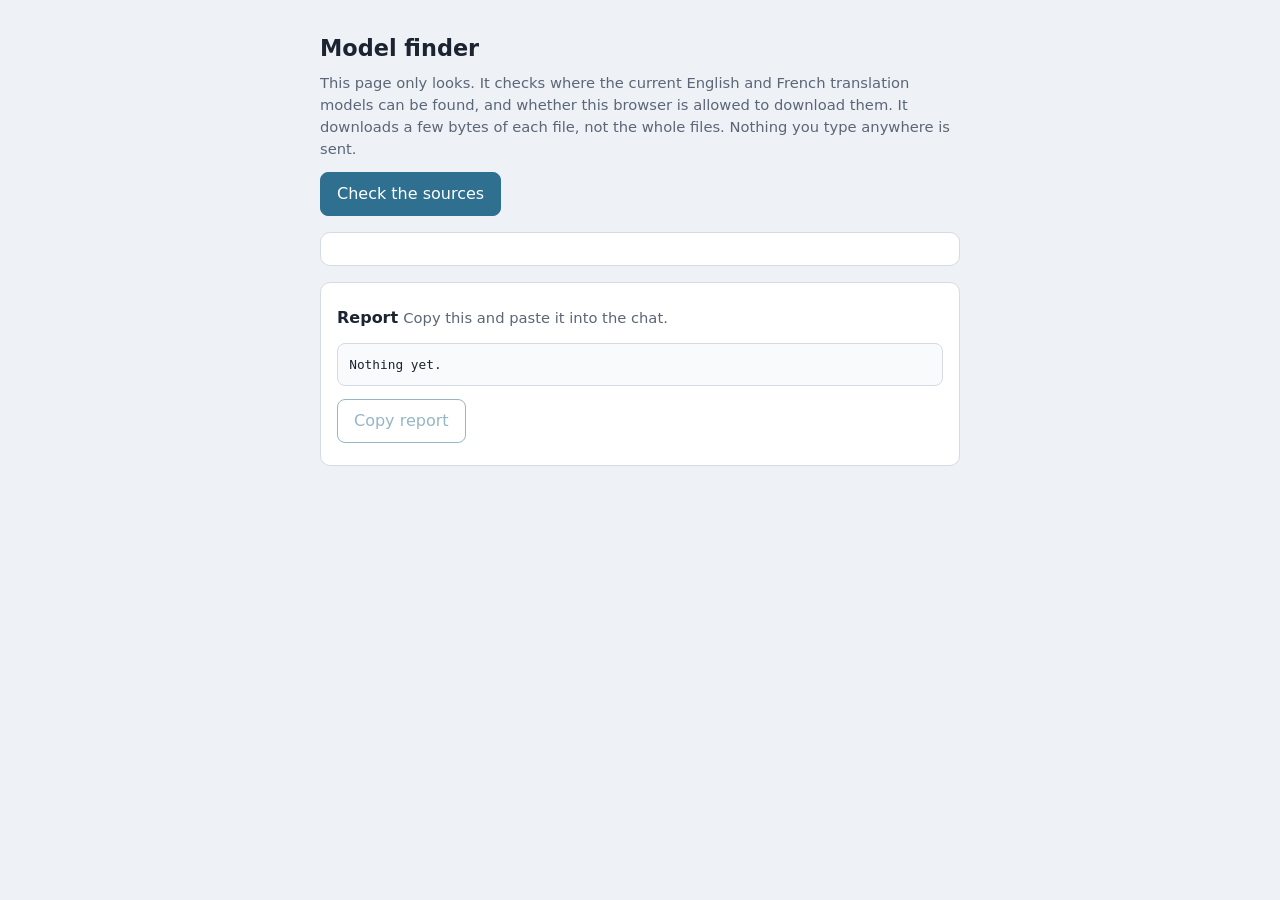
<file: sanctuaire-test1/finder.html>
<!doctype html>
<html lang="en">
<head>
<meta charset="utf-8">
<meta name="viewport" content="width=device-width, initial-scale=1">
<title>Sanctuaire · Test 1 · Model finder</title>
<style>
  :root { --bg:#eef1f5; --panel:#fff; --ink:#1b2430; --muted:#5b6676; --line:#d5dbe3; --accent:#2f6f8f; --good:#2f7d5b; --bad:#b4452f; }
  * { box-sizing: border-box; }
  body { margin:0; background:var(--bg); color:var(--ink); font:16px/1.5 system-ui,-apple-system,"Segoe UI",Roboto,sans-serif; }
  main { max-width:42rem; margin:0 auto; padding:1rem 1rem 4rem; }
  h1 { font-size:1.4rem; margin:1rem 0 .25rem; }
  p { margin:.4rem 0; }
  .muted { color:var(--muted); font-size:.92rem; }
  section { background:var(--panel); border:1px solid var(--line); border-radius:10px; padding:1rem; margin-top:1rem; }
  button { font:inherit; min-height:2.75rem; padding:.5rem 1rem; border-radius:8px; border:1px solid var(--accent); background:var(--accent); color:#fff; cursor:pointer; }
  button.secondary { background:#fff; color:var(--accent); }
  button:disabled { opacity:.5; }
  button:focus-visible { outline:3px solid #f0b429; outline-offset:2px; }
  .row { display:flex; flex-wrap:wrap; gap:.5rem; margin-top:.75rem; }
  .step { border-left:4px solid var(--line); padding:.3rem .7rem; margin:.5rem 0; }
  .step.ok { border-color:var(--good); }
  .step.fail { border-color:var(--bad); }
  .step b { display:block; }
  pre { background:#f8fafc; border:1px solid var(--line); border-radius:8px; padding:.7rem; overflow:auto; font-size:.8rem; max-height:22rem; white-space:pre-wrap; overflow-wrap:anywhere; }
</style>
</head>
<body>
<main>
  <h1>Model finder</h1>
  <p class="muted">This page only looks. It checks where the current English and French translation models can be found, and whether this browser is allowed to download them. It downloads a few bytes of each file, not the whole files. Nothing you type anywhere is sent.</p>
  <div class="row"><button id="run" type="button">Check the sources</button></div>

  <section aria-live="polite">
    <div id="steps"></div>
  </section>

  <section>
    <p><b>Report</b> <span class="muted">Copy this and paste it into the chat.</span></p>
    <pre id="report">Nothing yet.</pre>
    <div class="row">
      <button id="copy" type="button" class="secondary" disabled>Copy report</button>
    </div>
    <p class="muted" id="copied" role="status"></p>
  </section>
</main>

<script>
const $ = (id) => document.getElementById(id);
const HF = 'https://huggingface.co/TranslateInPlace/translate-in-place-models/resolve/main';
const RS = 'https://firefox.settings.services.mozilla.com/v1/buckets/main/collections/translations-models-v2/records';
const CDN = 'https://firefox-settings-attachments.cdn.mozilla.net';
const lines = [];

function log(text) { lines.push(text); $('report').textContent = lines.join('\n'); $('copy').disabled = false; }
function step(title) {
  const d = document.createElement('div');
  d.className = 'step';
  const b = document.createElement('b'); b.textContent = title;
  const t = document.createElement('span'); t.textContent = 'Working…';
  d.append(b, t); $('steps').append(d);
  return {
    ok(msg) { d.className = 'step ok'; t.textContent = msg; log(`[OK] ${title}: ${msg}`); },
    fail(msg) { d.className = 'step fail'; t.textContent = msg; log(`[FAIL] ${title}: ${msg}`); },
  };
}

const pick = (r, ...keys) => { for (const k of keys) if (r[k] !== undefined && r[k] !== null) return r[k]; };
function describe(r) {
  const att = r.attachment || {};
  return {
    name: pick(r, 'name', 'filename') ?? att.filename,
    fileType: pick(r, 'fileType', 'type'),
    from: pick(r, 'sourceLanguage', 'fromLang', 'from', 'source'),
    to: pick(r, 'targetLanguage', 'toLang', 'to', 'target'),
    version: pick(r, 'version'),
    variant: pick(r, 'variant'),
    location: att.location,
    size: att.size,
    hash: att.hash,
    keys: Object.keys(r).join(','),
  };
}
function wanted(d) {
  const pairFromName = (d.name || '').match(/\.(enfr|fren)\./);
  const f = d.from && d.to ? `${d.from}${d.to}`.toLowerCase() : (pairFromName ? pairFromName[1] : '');
  return f === 'enfr' || f === 'fren';
}
function versionKey(v) { return String(v || '0').split('.').map((x) => String(parseInt(x, 10) || 0).padStart(4, '0')).join('.'); }
function newest(descs) {
  const best = {};
  for (const d of descs) {
    const pair = (d.name || '').match(/\.(enfr|fren)\./)?.[1] || `${d.from}${d.to}`;
    const key = `${pair}:${d.fileType}`;
    if (!best[key] || versionKey(d.version) > versionKey(best[key].version)) best[key] = d;
  }
  return Object.values(best);
}

async function jsonFrom(url) {
  const res = await fetch(url, { credentials: 'omit' });
  if (!res.ok) throw new Error(`HTTP ${res.status}`);
  return await res.json();
}
async function rangeTest(url) {
  const res = await fetch(url, { credentials: 'omit', headers: { Range: 'bytes=0-1023' } });
  if (!(res.ok || res.status === 206)) throw new Error(`HTTP ${res.status}`);
  const buf = new Uint8Array(await res.arrayBuffer());
  const head = Array.from(buf.slice(0, 4)).map((b) => b.toString(16).padStart(2, '0')).join(' ');
  return `HTTP ${res.status}, got ${buf.length} bytes, first bytes: ${head}`;
}

async function main() {
  $('run').disabled = true;
  $('steps').textContent = '';
  lines.length = 0;
  log(`Model finder report ${new Date().toISOString()}`);
  log(`Browser: ${navigator.userAgent}`);
  log(`DecompressionStream gzip: ${typeof DecompressionStream !== 'undefined'}`);

  let hfDescs = [], rsDescs = [];

  let s = step('1. Hugging Face mirror: list of models (records.json)');
  try {
    const data = await jsonFrom(`${HF}/records.json`);
    const arr = Array.isArray(data) ? data : (data.data || data.records || []);
    const all = arr.map(describe);
    hfDescs = newest(all.filter(wanted));
    s.ok(`${arr.length} records in total, ${hfDescs.length} newest files for English and French found.`);
    if (arr.length) log('First record keys: ' + describe(arr[0]).keys);
  } catch (e) { s.fail(e.message + ' (the browser may be blocking it, or the file is not there)'); }

  s = step('2. Mozilla Remote Settings: list of models');
  try {
    const data = await jsonFrom(`${RS}?_limit=2000`);
    const arr = data.data || [];
    const all = arr.map(describe);
    rsDescs = newest(all.filter(wanted));
    s.ok(`${arr.length} records in total, ${rsDescs.length} newest files for English and French found.`);
    if (arr.length) log('First record keys: ' + describe(arr[0]).keys);
  } catch (e) { s.fail(e.message + ' (the browser may be blocking it)'); }

  const show = (label, descs) => {
    log(`--- ${label}: English and French files (newest versions)`);
    for (const d of descs) log(`${d.name} | type ${d.fileType} | ${d.from}->${d.to} | version ${d.version} | ${d.size} bytes | ${d.location}`);
  };
  if (hfDescs.length) show('Hugging Face mirror', hfDescs);
  if (rsDescs.length) show('Mozilla Remote Settings', rsDescs);

  const sample = (hfDescs.find((d) => d.fileType === 'model') || rsDescs.find((d) => d.fileType === 'model'));
  if (sample && sample.location) {
    if (hfDescs.length) {
      s = step('3. Can this browser download a model from the Hugging Face mirror?');
      try { s.ok(await rangeTest(`${HF}/${sample.location}`)); } catch (e) { s.fail(e.message); }
    }
    s = step('4. Can this browser download a model from Mozilla\'s own file server?');
    try { s.ok(await rangeTest(`${CDN}/${sample.location}`)); } catch (e) { s.fail(e.message + ' (this is expected if the server does not allow other websites)'); }
  } else {
    s = step('3. Download test');
    s.fail('No model record with a file location was found, so nothing to test.');
  }
  log('Done.');
  $('run').disabled = false;
}

$('run').addEventListener('click', main);
$('copy').addEventListener('click', async () => {
  try { await navigator.clipboard.writeText(lines.join('\n')); $('copied').textContent = 'Copied. Paste it into the chat.'; }
  catch { $('copied').textContent = 'Could not copy. Select the text above and copy it by hand.'; }
});
</script>
</body>
</html>
</file>
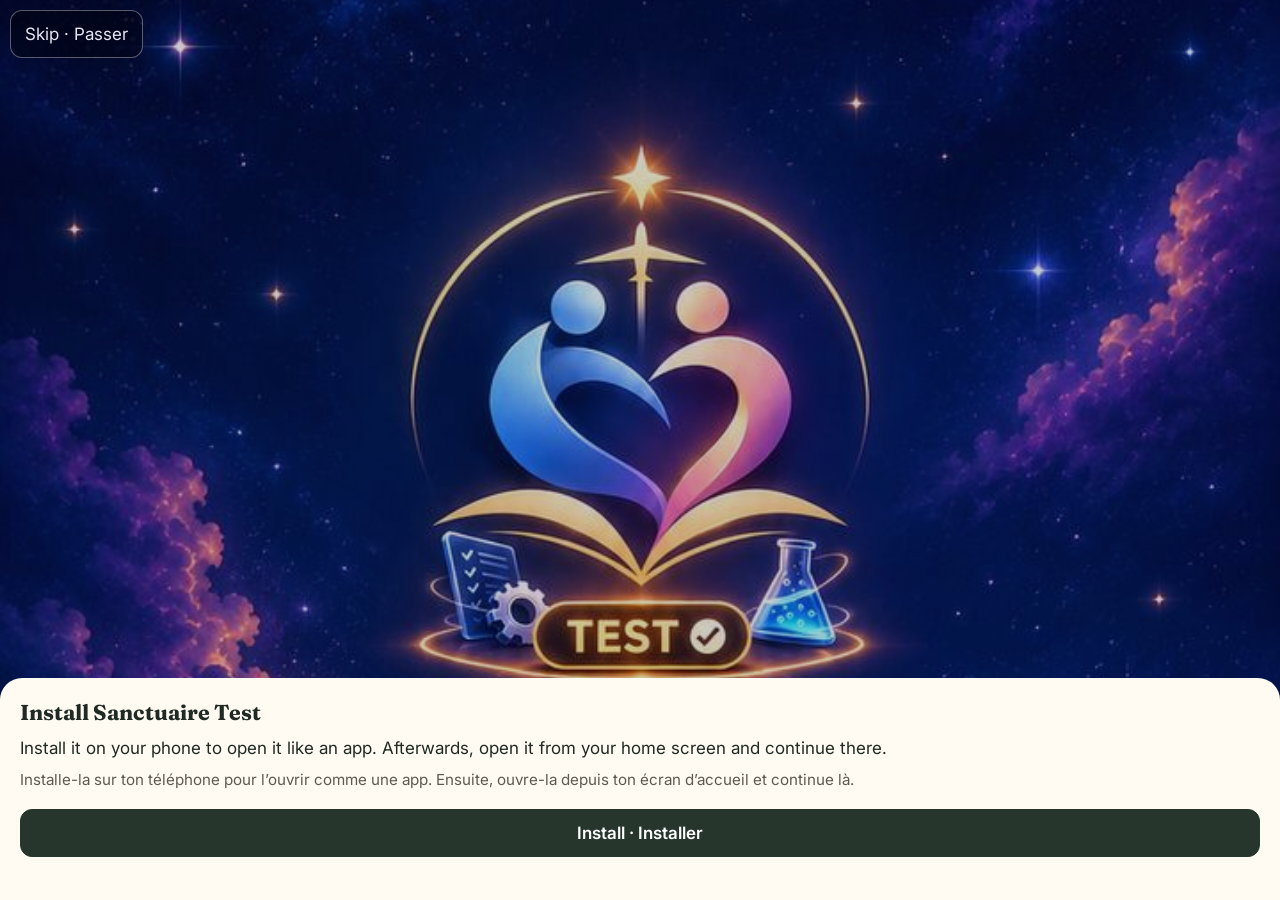
<file: sanctuaire-test1/sheet.html>
<!doctype html>
<html lang="en">
<head>
<meta charset="utf-8">
<meta name="viewport" content="width=device-width, initial-scale=1">
<title>Sanctuaire · Test 1 · Shared test sheet</title>
<style>
  :root {
    --bg: #eef1f5; --panel: #ffffff; --ink: #1b2430; --muted: #5b6676; --line: #d5dbe3;
    --accent: #2f6f8f; --good: #2f7d5b; --warn: #a86b12; --bad: #b4452f; --radius: 10px;
  }
  * { box-sizing: border-box; }
  html { -webkit-text-size-adjust: 100%; }
  body { margin: 0; background: var(--bg); color: var(--ink); font: 16px/1.5 system-ui, -apple-system, "Segoe UI", Roboto, sans-serif; }
  main { max-width: 44rem; margin: 0 auto; padding: 1rem 1rem 5rem; }
  h1 { font-size: 1.45rem; line-height: 1.25; margin: 0.75rem 0 0.25rem; }
  h2 { font-size: 1.05rem; margin: 1rem 0 0.4rem; }
  h3 { font-size: 0.98rem; margin: 0 0 0.25rem; }
  p { margin: 0.35rem 0; }
  .muted { color: var(--muted); font-size: 0.9rem; }
  .card { background: var(--panel); border: 1px solid var(--line); border-radius: var(--radius); padding: 1rem; margin-top: 0.9rem; }
  .hidden { display: none !important; }
  label { display: block; font-weight: 600; margin: 0.7rem 0 0.25rem; }
  textarea, select, input[type="password"] {
    width: 100%; font: inherit; color: inherit; background: #fff;
    border: 1px solid var(--line); border-radius: 8px; padding: 0.55rem 0.65rem;
  }
  textarea { min-height: 4.2rem; resize: vertical; }
  textarea.short { min-height: 2.8rem; }
  button {
    font: inherit; min-height: 2.75rem; padding: 0.45rem 0.9rem; border-radius: 8px;
    border: 1px solid var(--accent); background: var(--accent); color: #fff; cursor: pointer;
  }
  button.secondary { background: #fff; color: var(--accent); }
  button.danger { background: #fff; color: var(--bad); border-color: var(--bad); }
  button:disabled { opacity: 0.5; cursor: not-allowed; }
  button:focus-visible, textarea:focus-visible, select:focus-visible, input:focus-visible, summary:focus-visible {
    outline: 3px solid #f0b429; outline-offset: 2px;
  }
  .row { display: flex; flex-wrap: wrap; gap: 0.5rem; margin-top: 0.6rem; }
  .row > * { flex: 1 1 auto; }
  .bar { display: flex; flex-wrap: wrap; gap: 0.5rem; align-items: center; justify-content: space-between; }
  .bar > div { min-width: 0; }
  .bar .row { margin: 0; }
  .bar button { min-height: 2.4rem; }
  .banner { padding: 0.7rem 0.85rem; border-radius: 8px; border: 1px solid var(--line); background: #fff; margin-top: 0.9rem; overflow-wrap: anywhere; }
  .banner.err { border-color: var(--bad); color: var(--bad); }
  .banner.ok { border-color: var(--good); color: var(--good); }
  .summary { background: #f3f6f9; border: 1px solid var(--line); border-radius: 8px; padding: 0.6rem 0.75rem; }
  .counts { display: flex; flex-wrap: wrap; gap: 0.35rem 1rem; margin-top: 0.3rem; font-size: 0.92rem; }
  details.cat { background: var(--panel); border: 1px solid var(--line); border-radius: var(--radius); margin-top: 0.7rem; }
  details.cat > summary { padding: 0.8rem 1rem; min-height: 3rem; display: flex; justify-content: space-between; gap: 0.5rem; cursor: pointer; font-weight: 700; list-style: none; }
  details.cat > summary::-webkit-details-marker { display: none; }
  details.cat > summary .prog { font-weight: 600; color: var(--muted); white-space: nowrap; }
  details.cat > .body { padding: 0 1rem 1rem; }
  .slot { border: 1px solid var(--line); border-radius: 8px; padding: 0.7rem; margin-top: 0.6rem; background: #fbfcfd; }
  .slot-head { display: flex; justify-content: space-between; align-items: center; gap: 0.5rem; margin-bottom: 0.3rem; }
  .chip { font-size: 0.8rem; font-weight: 700; padding: 0.1rem 0.55rem; border-radius: 999px; border: 1px solid var(--line); background: #fff; white-space: nowrap; }
  .chip.written { color: var(--muted); }
  .chip.tested { color: var(--accent); border-color: var(--accent); }
  .chip.reviewed { color: var(--warn); border-color: var(--warn); }
  .chip.done { color: var(--good); border-color: var(--good); background: #e8f4ee; }
  .chip.empty { color: var(--muted); border-style: dashed; }
  .box { margin-top: 0.4rem; padding: 0.55rem 0.7rem; border: 1px solid var(--line); border-radius: 8px; background: #f8fafc; white-space: pre-wrap; overflow-wrap: anywhere; }
  .box small { display: block; color: var(--muted); }
  .rate { display: grid; grid-template-columns: repeat(3, 1fr); gap: 0.4rem; margin-top: 0.4rem; }
  .rate.two { grid-template-columns: repeat(2, 1fr); }
  .rate button { background: #fff; color: var(--ink); border-color: var(--line); line-height: 1.2; }
  .rate button[aria-pressed="true"] { border-width: 2px; font-weight: 700; }
  .rate button[data-v="good"][aria-pressed="true"], .rate button[data-v="kept"][aria-pressed="true"] { border-color: var(--good); background: #e8f4ee; }
  .rate button[data-v="awkward"][aria-pressed="true"] { border-color: var(--warn); background: #fbf1e0; }
  .rate button[data-v="wrong"][aria-pressed="true"], .rate button[data-v="changed"][aria-pressed="true"] { border-color: var(--bad); background: #fbe9e5; }
  .msg { min-height: 1.2rem; font-size: 0.88rem; color: var(--muted); margin-top: 0.3rem; overflow-wrap: anywhere; }
  .msg.err { color: var(--bad); }
  .msg.ok { color: var(--good); }
  .reviewline { font-size: 0.92rem; margin-top: 0.4rem; overflow-wrap: anywhere; }
  .files { margin-top: 0.6rem; display: grid; gap: 0.4rem; }
  .file { font-size: 0.85rem; }
  .file progress { width: 100%; height: 0.5rem; }
  details.plain > summary { cursor: pointer; font-weight: 600; min-height: 2.5rem; display: flex; align-items: center; }
  .vsel button { min-height: 3.4rem; font-size: 0.95rem; }
  .vsel button[aria-pressed="true"] { border-color: var(--good); background: #e8f4ee; color: var(--ink); }
  details.plain ol, details.plain ul, .card ol, .card ul { padding-left: 1.3rem; margin: 0.3rem 0; }
  .card li { margin: 0.25rem 0; }
  progress { height: 0.6rem; margin-top: 0.4rem; }
</style>
<link rel="stylesheet" href="../theme.css">
</head>
<body>
<script src="../config.js"></script>
<script src="../env.js"></script>
<script src="../version.js"></script>
<script src="../notice.js"></script>
<script src="../ui-kit.js"></script>
<script src="../guide-test1.js"></script>
<script src="../hub-bar.js"></script>
<main>
  <div id="cfg" class="banner err hidden"></div>

  <section id="view-login" class="card hidden">
    <h1>Sanctuaire · Test 1</h1>
    <p class="muted">Shared test sheet · Feuille de test partagée</p>
    <label for="pin">PIN / Code</label>
    <input id="pin" type="password" inputmode="numeric" pattern="[0-9]*" autocomplete="off" maxlength="8">
    <div class="row"><button id="enter" type="button">Enter · Entrer</button></div>
    <div class="row"><button id="check" type="button" class="secondary">Check the connection · Vérifier la connexion</button></div>
    <div id="login-msg" class="msg" role="status" aria-live="polite"></div>
  </section>

  <div id="view-gate" class="hidden"></div>

  <div id="view-main" class="hidden">
    <header class="card">
      <div class="bar">
        <div>
          <h1 id="t-title"></h1>
          <div class="muted" id="who"></div>
        </div>
      </div>
      <p class="muted" id="how"></p>
      <div class="muted" id="updated" role="status"></div>
    </header>

    <section class="card" id="vpanel"></section>
    <section class="card" id="tpanel"></section>
    <section class="card" id="mpanel"></section>

    <section class="card">
      <div class="summary" id="summary"></div>
      <label for="filter" id="l-filter"></label>
      <select id="filter"></select>
    </section>


    <div id="cats"></div>
    <section class="card hidden" id="admin"></section>
  </div>
</main>

<script type="module">
import { decompress as zstdDecompress } from './vendor/fzstd.mjs';
import * as store from './modelstore.js';
import * as rules from './rules.js';

// ---- connection to the shared database (public values; safe to be in this file) ----
const SUPABASE_URL = SENV.sb;                 // from config.js
const SUPABASE_KEY = SENV.key;

const SESSION_KEY = 'sanctuaire-t1-session-v1';
const HF = 'https://huggingface.co/TranslateInPlace/translate-in-place-models/resolve/main';
const CDN = 'https://firefox-settings-attachments.cdn.mozilla.net';
const LEX = {
  enfr: { name: 'lex.50.50.enfr.s2t.bin', location: 'main-workspace/translations-models-v2/bff0d10a-d07a-4873-a5a7-a6b7af42bf86.zst' },
  fren: { name: 'lex.50.50.fren.s2t.bin', location: 'main-workspace/translations-models-v2/7238348a-b118-40f8-9e17-327fb54b2dc8.zst' },
};

// ---------- texts ----------
const I18N = {
  en: {
    title: 'Test 1 · Shared test sheet',
    signedIn: 'Signed in as',
    role_admin: 'English speaker (admin)', role_partner: 'French speaker',
    refresh: 'Refresh', logout: 'Log out',
    how: 'Write your sentences in your own language, tap Test, and check the result. Then review the other person\'s sentences. Everything saves automatically and both of you see it.',
    updated: (t) => `Updated ${t}`,
    cfgMissing: 'This page is not connected to the database yet. The admin has to finish the database setup first.',
    wrongPin: (n) => `Wrong PIN. ${n} more tries before a pause.`,
    locked: (m) => `Too many wrong tries. Try again in about ${m} minute(s).`,
    netError: 'Could not reach the database. Check your connection and try again.',
    sessionEnded: 'Your session ended. Please enter your PIN again.',
    enterPin: 'Enter your PIN.',
    translator: 'Translator on this phone',
    translatorHelp: 'Each phone prepares its own translator once (about 60 MB, a few minutes on the first run). Nothing you type is sent to it or to anyone else for translation; it runs on your phone.',
    engine: 'Engine build', engineNew: 'Newer build 0.4.16 (recommended)', engineOld: 'Official build 0.4.9',
    beam: 'Search mode', beamFast: 'Fast', beamCareful: 'Careful (slower)',
    prepare: 'Download and prepare (one time only)', preparing: 'Preparing…',
    prepareStored: 'Start the translator (no download)', redo: 'Download again (only if something is wrong)',
    confirmRedo: 'Delete the stored models and download them again (about 60 MB)?',
    fromStorage: 'from this phone\'s storage, no download', notStored: 'The models are not stored on this phone yet.',
    foundStored: 'Models found on this phone. Starting the translator…',
    readyStored: (s) => `Ready, from this phone's storage. Nothing was downloaded. Took ${s} s.`,
    readyDownloaded: (s, m) => `Ready. Downloaded ${m} MB, and stored on this phone: this is a one-time download. Took ${s} s.`,
    notReady: 'Not prepared yet.',
    ready: (s, lex) => `Ready${lex ? '' : ' (without word lists)'}. Took ${s} s.`,
    prepFail: (m) => `${m} You can also try the other engine build.`,
    needTranslator: 'Prepare the translator first (the Translator section above).',
    toWrite: 'To write', toTest: 'To test', toReview: 'To review', toCheck: 'To check back-translation', doneCount: (d, n) => `Done: ${d} of ${n} sentences`,
    filter: 'Show', fAll: 'All sentence types', fAction: 'Only where I have something to do',
    yours: 'Your sentences', theirs: 'To review (written by the other person)',
    slot: (n) => `Sentence ${n}`,
    st_empty: 'Empty', st_written: 'Written', st_tested: 'Tested', st_reviewed: 'Reviewed', st_done: 'Done',
    placeholderMine: 'Write a sentence in your language',
    save: 'Save', test: 'Test', translating: 'Translating…', saved: 'Saved.', testedSaved: 'Tested and saved.',
    noChange: 'Nothing changed.',
    confirmReplace: 'This clears the other person\'s review of this sentence. Continue?',
    translation: 'Translation', back: 'Back-translation', ms: (n) => `${n} ms`,
    version: (n) => `Version ${n}`,
    noteLabel: 'Meaning or context for the reviewer (optional)', saveNote: 'Save note',
    theirNote: 'Their note',
    reviewedBy: 'Review of the translation',
    notTestedYet: 'Not tested yet.',
    judgeTranslation: 'Is the translation good?',
    good: 'Good', awkward: 'Awkward', wrong: 'Wrong',
    judgeBack: 'Did the back-translation keep your meaning?',
    kept: 'Kept', changed: 'Changed',
    remark: 'Remark (optional)', saveReview: 'Save review', saveCheck: 'Save check',
    theirBack: 'Their back-translation (extra information)',
    sentIn: 'Written in',
    pending: 'Not reviewed yet.',
    del: 'Delete', confirmDel: 'Delete this entry? It is kept in the history.',
    reportTitle: 'Report (PDF)', reportHelp: 'A formatted report of everything in the sheet: a summary, the sentences that need attention, and all results by sentence type. Either of you can save it.',
    reportLang: 'Report language', pdfButton: 'Save report as PDF', pdfBuilding: 'Building the report…',
    pdfDone: (n) => `Saved: ${n}`, pdfFail: (m) => `Could not build the report: ${m}`,
    adminTitle: 'Admin', exportCopy: 'Copy all results', exportFile: 'Save all results as a text file',
    reset: 'Reset the whole sheet', confirmReset: 'Delete ALL entries from the sheet? (They stay in the history table.)',
    copied: 'Copied. Paste it into the chat.', copyFail: 'Could not copy. Use the file option instead.',
    error: (c) => ({ auth: 'Your session ended. Please enter your PIN again.', not_allowed: 'This is not allowed for your role.', not_tested: 'This sentence has not been tested yet.', bad_text: 'The sentence is empty or too long (maximum 1000 characters).', bad_rating: 'Choose a rating first.', not_found: 'This entry no longer exists.' }[c] || `Error: ${c}`),
    langEn: 'English', langFr: 'French', cat: 'name_en', hint: 'hint_en',
    authorWho: (a) => (a === 'admin' ? 'English speaker' : 'French speaker'),
  },
  fr: {
    title: 'Test 1 · Feuille de test partagée',
    signedIn: 'Connecté·e en tant que',
    role_admin: 'Anglophone (admin)', role_partner: 'Francophone',
    refresh: 'Actualiser', logout: 'Se déconnecter',
    how: 'Écris tes phrases dans ta langue, touche Tester et vérifie le résultat. Puis évalue les phrases de l\'autre personne. Tout s\'enregistre automatiquement et vous le voyez tous les deux.',
    updated: (t) => `Mis à jour à ${t}`,
    cfgMissing: 'Cette page n\'est pas encore reliée à la base de données. L\'admin doit d\'abord terminer l\'installation.',
    wrongPin: (n) => `Code incorrect. Encore ${n} essai(s) avant une pause.`,
    locked: (m) => `Trop d\'essais incorrects. Réessaie dans environ ${m} minute(s).`,
    netError: 'Impossible de joindre la base de données. Vérifie ta connexion et réessaie.',
    sessionEnded: 'Ta session est terminée. Entre à nouveau ton code.',
    enterPin: 'Entre ton code.',
    translator: 'Traducteur sur ce téléphone',
    translatorHelp: 'Chaque téléphone prépare son propre traducteur une seule fois (environ 60 Mo, quelques minutes la première fois). Rien de ce que tu écris n\'est envoyé à quelqu\'un pour être traduit : tout se fait sur ton téléphone.',
    engine: 'Version du moteur', engineNew: 'Version récente 0.4.16 (recommandée)', engineOld: 'Version officielle 0.4.9',
    beam: 'Mode de recherche', beamFast: 'Rapide', beamCareful: 'Soigné (plus lent)',
    prepare: 'Télécharger et préparer (une seule fois)', preparing: 'Préparation…',
    prepareStored: 'Démarrer le traducteur (sans téléchargement)', redo: 'Télécharger à nouveau (seulement en cas de problème)',
    confirmRedo: 'Supprimer les modèles enregistrés et les télécharger à nouveau (environ 60 Mo) ?',
    fromStorage: 'depuis la mémoire du téléphone, sans téléchargement', notStored: 'Les modèles ne sont pas encore enregistrés sur ce téléphone.',
    foundStored: 'Modèles trouvés sur ce téléphone. Démarrage du traducteur…',
    readyStored: (s) => `Prêt, depuis la mémoire du téléphone. Rien n'a été téléchargé. Durée : ${s} s.`,
    readyDownloaded: (s, m) => `Prêt. ${m} Mo téléchargés puis enregistrés sur ce téléphone : c'est un téléchargement unique. Durée : ${s} s.`,
    notReady: 'Pas encore préparé.',
    ready: (s, lex) => `Prêt${lex ? '' : ' (sans listes de mots)'}. Durée : ${s} s.`,
    prepFail: (m) => `${m} Tu peux aussi essayer l\'autre version du moteur.`,
    needTranslator: 'Prépare d\'abord le traducteur (section « Traducteur » ci-dessus).',
    toWrite: 'À écrire', toTest: 'À tester', toReview: 'À évaluer', toCheck: 'Traduction retour à vérifier', doneCount: (d, n) => `Terminé : ${d} phrases sur ${n}`,
    filter: 'Afficher', fAll: 'Tous les types de phrases', fAction: 'Seulement ce qui me concerne',
    yours: 'Tes phrases', theirs: 'À évaluer (écrites par l\'autre personne)',
    slot: (n) => `Phrase ${n}`,
    st_empty: 'Vide', st_written: 'Écrite', st_tested: 'Testée', st_reviewed: 'Évaluée', st_done: 'Terminée',
    placeholderMine: 'Écris une phrase dans ta langue',
    save: 'Enregistrer', test: 'Tester', translating: 'Traduction en cours…', saved: 'Enregistré.', testedSaved: 'Testé et enregistré.',
    noChange: 'Rien n\'a changé.',
    confirmReplace: 'Cela efface l\'évaluation de l\'autre personne pour cette phrase. Continuer ?',
    translation: 'Traduction', back: 'Traduction retour', ms: (n) => `${n} ms`,
    version: (n) => `Version ${n}`,
    noteLabel: 'Sens ou contexte pour la personne qui évalue (facultatif)', saveNote: 'Enregistrer la note',
    theirNote: 'Sa note',
    reviewedBy: 'Évaluation de la traduction',
    notTestedYet: 'Pas encore testée.',
    judgeTranslation: 'La traduction est-elle bonne ?',
    good: 'Bonne', awkward: 'Maladroite', wrong: 'Fausse',
    judgeBack: 'La traduction retour garde-t-elle ton sens ?',
    kept: 'Conservé', changed: 'Changé',
    remark: 'Remarque (facultatif)', saveReview: 'Enregistrer l\'évaluation', saveCheck: 'Enregistrer la vérification',
    theirBack: 'Sa traduction retour (information en plus)',
    sentIn: 'Écrite en',
    pending: 'Pas encore évaluée.',
    del: 'Supprimer', confirmDel: 'Supprimer cette entrée ? Elle est conservée dans l\'historique.',
    reportTitle: 'Rapport (PDF)', reportHelp: 'Un rapport mis en forme de tout ce qui est dans la feuille : un résumé, les phrases à surveiller et tous les résultats par type de phrases. Chacun de vous peut l\'enregistrer.',
    reportLang: 'Langue du rapport', pdfButton: 'Enregistrer le rapport en PDF', pdfBuilding: 'Création du rapport…',
    pdfDone: (n) => `Enregistré : ${n}`, pdfFail: (m) => `Impossible de créer le rapport : ${m}`,
    adminTitle: 'Admin', exportCopy: 'Copier tous les résultats', exportFile: 'Enregistrer tous les résultats en fichier texte',
    reset: 'Réinitialiser toute la feuille', confirmReset: 'Supprimer TOUTES les entrées de la feuille ? (Elles restent dans l\'historique.)',
    copied: 'Copié. Colle-le dans la conversation.', copyFail: 'Impossible de copier. Utilise plutôt le fichier.',
    error: (c) => ({ auth: 'Ta session est terminée. Entre à nouveau ton code.', not_allowed: 'Ce n\'est pas autorisé pour ton rôle.', not_tested: 'Cette phrase n\'a pas encore été testée.', bad_text: 'La phrase est vide ou trop longue (1000 caractères maximum).', bad_rating: 'Choisis d\'abord une note.', not_found: 'Cette entrée n\'existe plus.' }[c] || `Erreur : ${c}`),
    langEn: 'anglais', langFr: 'français', cat: 'name_fr', hint: 'hint_fr',
    authorWho: (a) => (a === 'admin' ? 'anglophone' : 'francophone'),
  },
};
// ---------- texts added in v2.2.0 ----------
const EXTRA = {
  en: {
    verTitle: 'Test version', ver2: 'Version 2 · Bergamot + tu rules', ver1: 'Version 1 · Bergamot only',
    ver2help: 'Bergamot translates, then a rules step repairs what the engine often gets wrong: "vous" becomes "tu" (with its verbs and possessives), idioms and slang are replaced by plain wording before translating, and adjectives follow the gender of the people. Instant and private. Use this version now.',
    ver1help: 'The first approach, kept as it was. Its sentences, results and progress are separate from version 2.',
    switchTitle: 'Switch version?', switchText: 'You have changes that are not saved in this version.',
    switchSave: 'Save and switch', switchStay: 'Stay here', switchDrop: 'Switch without saving',
    llmChecking: 'Checking the file list…', llmConfirmTitle: 'Download the language model?',
    llmConfirmText: (mb) => `This downloads ${mb} MB (the exact size from the file list), plus about 10 MB of program files. Use Wi-Fi. You can pause, continue or cancel at any time.`, llmConfirmOk: 'Download',
    dlPause: 'Pause', dlContinue: 'Continue', dlCancel: 'Cancel download',
    dlPaused: (a, b) => `Paused at ${a} of ${b} MB. What is downloaded is kept.`,
    dlCancelTitle: 'Cancel the download?', dlCancelText: 'The part that is already downloaded will be deleted from this phone.', dlCancelOk: 'Cancel the download', dlKeep: 'Keep downloading',
    dlLeaveTitle: 'A download is running', dlLeaveText: 'If you leave this page now, the download is paused. What is already downloaded is kept and you can continue it later.', dlStay: 'Stay on this page', dlPauseLeave: 'Pause and leave',
    dlEarlier: 'A download was started earlier and stopped. Press Continue: it carries on from where it stopped.',
    llmTitle: 'Language model on this phone',
    llmHelp: 'Version 2 uses a small language model (Gemma 3 270M). It runs on your phone, on the processor, and is downloaded once. Nothing you type is sent anywhere.',
    llmSize: (m) => `Download size: about ${m} MB for the model, plus about 10 MB of program files. Use Wi-Fi.`, llmSizeUnknown: 'The exact download size is shown before anything is downloaded. Use Wi-Fi.',
    llmPrepare: 'Download and prepare (one time only)', llmStart: 'Start the language model (no download)', llmPreparing: 'Preparing…',
    llmDownloading: (a, b) => `Downloading: ${a} of ${b} MB. If the connection drops, it continues from where it stopped.`,
    llmDownloadingUnknown: (a) => `Downloading: ${a} MB so far. If the connection drops, it continues from where it stopped.`,
    llmReady: (s, d) => `Ready (${d}). Took ${s} s.`, llmFail: (m) => `The language model could not start: ${m}`, llmNotReady: 'Not prepared yet.',
    needLlm: 'Prepare the language model first (section above). If it cannot start on your phone, you can still test with Bergamot only.',
    llmOnlyBergamot: 'The language model could not start, so this test uses Bergamot only (it is marked in the report).',
    improving: 'Improving the draft…', cancelImprove: 'Skip this step', draftLabel: 'Draft (Bergamot)', improvedLabel: 'Final text (after the rules step)',
    polish_improved: 'Rules step: changed the draft', polish_unchanged: 'Rules step: nothing to change', polish_failed: 'Rules step: not used', polish_skipped: 'Rules step: not used', rulesLabel: 'Rules applied',
    showDraft: 'Bergamot\'s draft and the language model step',
    mmTitle: 'Manage stored models', mmEmpty: 'Nothing is stored on this phone yet.', mmBerg: 'Bergamot translation models', mmLlm: 'Language model (Gemma 3 270M)',
    mmDelete: 'Delete', mmSave: 'Save to a file', mmLoad: 'Load from a file', mmDeleted: 'Deleted.', mmSaved: (n) => `Saved as ${n}.`, mmLoaded: (n) => `Loaded ${n} file(s). Start the model to use it.`,
    mmDeleteTitle: 'Delete stored model?', mmDeleteText: (n) => `${n} will be removed from this phone. You can download it again or load it from a saved file.`,
    mmHelp: 'A saved file lets you put a model back without downloading it again, even if the browser cleared its storage. Nothing is deleted unless you press Delete or the phone runs very low on space.',
    mmPersistYes: 'The browser has agreed to keep this storage.', mmPersistNo: 'The browser has not promised to keep this storage.',
    mmFail: (m) => `Did not work: ${m}`, mmBusy: 'Working…',
    gateTitle: 'Before you start', gateLead: 'Test 1 has changed. Please read this guide. You cannot open the test until you have.',
    gateRead: 'I have read and understood', gateScroll: 'Scroll to the end to unlock this button.', gateSaving: 'Saving…', gateRetry: 'Try again',
    gatePurpose: 'What this test is', gateSteps: 'How to do it', gateYou: 'For you', gateTips: 'Good to know',
    retestTitle: 'Test this sentence again?', retestText: 'This will erase the previous result of this test: the translation and the back-translation.',
    retestTextReviewed: 'This will erase the previous result of this test: the translation, the back-translation and the reviews already given.', retestOk: 'Test again',
    testBusy: 'A test is already running. Wait until it finishes.',
    testWaitTranslator: 'The Test button unlocks when the translator on this phone is ready (see "Translator on this phone").',
    testWaitModel: 'The Test button unlocks when the language model is ready (see "Language model on this phone").',
    testWaitModelBusy: 'The language model is still downloading or starting. The Test button unlocks when it is ready.',
    confirmReplaceTitle: 'Replace this sentence?', confirmReplaceOk: 'Replace', delTitle: 'Delete this entry?', delOk: 'Delete',
    resetTitle: 'Reset this version?', resetOk: 'Delete everything', redoTitle: 'Download again?', redoOk: 'Download again',
    confirmReset: (v) => `Delete ALL entries of version ${v} from the sheet? They stay in the history table. The other version is not touched.`,
    cancel: 'Cancel', doneCount: (d, n) => `Done: ${d} of ${n} sentences`,
    error: (c) => ({ auth: 'Your session ended. Please enter your PIN again.', not_allowed: 'This is not allowed for your role.', not_tested: 'This sentence has not been tested yet.', bad_text: 'The sentence is empty or too long (maximum 1000 characters).', bad_rating: 'Choose a rating first.', not_found: 'This entry no longer exists.', bad_value: 'A value was not accepted.' }[c] || `Error: ${c}`),
  },
  fr: {
    verTitle: 'Version du test', ver2: 'Version 2 · Bergamot + règles du tu', ver1: 'Version 1 · Bergamot seul',
    ver2help: 'Bergamot traduit, puis une étape de règles corrige ce que le moteur rate souvent : « vous » devient « tu » (avec ses verbes et ses possessifs), les expressions et l\'argot sont remplacés par des mots simples avant la traduction, et les adjectifs suivent le genre des personnes. Instantané et privé. Utilise cette version maintenant.',
    ver1help: 'La première approche, gardée telle quelle. Ses phrases, ses résultats et son avancement sont séparés de la version 2.',
    switchTitle: 'Changer de version ?', switchText: 'Tu as des modifications non enregistrées dans cette version.',
    switchSave: 'Enregistrer et changer', switchStay: 'Rester ici', switchDrop: 'Changer sans enregistrer',
    llmChecking: 'Vérification de la liste des fichiers…', llmConfirmTitle: 'Télécharger le modèle de langage ?',
    llmConfirmText: (mb) => `Cela télécharge ${mb} Mo (la taille exacte de la liste des fichiers), plus environ 10 Mo de fichiers du programme. Utilise le Wi-Fi. Tu peux mettre en pause, continuer ou annuler à tout moment.`, llmConfirmOk: 'Télécharger',
    dlPause: 'Pause', dlContinue: 'Continuer', dlCancel: 'Annuler le téléchargement',
    dlPaused: (a, b) => `En pause à ${a} Mo sur ${b}. Ce qui est téléchargé est gardé.`,
    dlCancelTitle: 'Annuler le téléchargement ?', dlCancelText: 'La partie déjà téléchargée sera supprimée de ce téléphone.', dlCancelOk: 'Annuler le téléchargement', dlKeep: 'Continuer le téléchargement',
    dlLeaveTitle: 'Un téléchargement est en cours', dlLeaveText: 'Si tu quittes cette page maintenant, le téléchargement est mis en pause. Ce qui est déjà téléchargé est gardé et tu pourras le continuer plus tard.', dlStay: 'Rester sur la page', dlPauseLeave: 'Mettre en pause et quitter',
    dlEarlier: 'Un téléchargement a été commencé puis arrêté. Appuie sur Continuer : il reprend là où il s\'est arrêté.',
    llmTitle: 'Modèle de langage sur ce téléphone',
    llmHelp: 'La version 2 utilise un petit modèle de langage (Gemma 3 270M). Il tourne sur ton téléphone, sur le processeur, et se télécharge une seule fois. Rien de ce que tu écris n\'est envoyé ailleurs.',
    llmSize: (m) => `Taille du téléchargement : environ ${m} Mo pour le modèle, plus environ 10 Mo de fichiers du programme. Utilise le Wi-Fi.`, llmSizeUnknown: 'La taille exacte du téléchargement s\'affiche avant tout téléchargement. Utilise le Wi-Fi.',
    llmPrepare: 'Télécharger et préparer (une seule fois)', llmStart: 'Démarrer le modèle de langage (sans téléchargement)', llmPreparing: 'Préparation…',
    llmDownloading: (a, b) => `Téléchargement : ${a} Mo sur ${b}. Si la connexion coupe, il reprend là où il s\'est arrêté.`,
    llmDownloadingUnknown: (a) => `Téléchargement : ${a} Mo pour l\'instant. Si la connexion coupe, il reprend là où il s\'est arrêté.`,
    llmReady: (s, d) => `Prêt (${d}). Durée : ${s} s.`, llmFail: (m) => `Le modèle de langage n\'a pas pu démarrer : ${m}`, llmNotReady: 'Pas encore préparé.',
    needLlm: 'Prépare d\'abord le modèle de langage (section ci-dessus). S\'il ne démarre pas sur ton téléphone, tu peux quand même tester avec Bergamot seul.',
    llmOnlyBergamot: 'Le modèle de langage n\'a pas pu démarrer : ce test utilise Bergamot seul (c\'est indiqué dans le rapport).',
    improving: 'Amélioration du brouillon…', cancelImprove: 'Passer cette étape', draftLabel: 'Brouillon (Bergamot)', improvedLabel: 'Texte final (après l\'étape de règles)',
    polish_improved: 'Étape de règles : brouillon modifié', polish_unchanged: 'Étape de règles : rien à changer', polish_failed: 'Étape de règles : non utilisée', polish_skipped: 'Étape de règles : non utilisée', rulesLabel: 'Règles appliquées',
    showDraft: 'Brouillon de Bergamot et étape du modèle de langage',
    mmTitle: 'Gérer les modèles enregistrés', mmEmpty: 'Rien n\'est encore enregistré sur ce téléphone.', mmBerg: 'Modèles de traduction Bergamot', mmLlm: 'Modèle de langage (Gemma 3 270M)',
    mmDelete: 'Supprimer', mmSave: 'Enregistrer dans un fichier', mmLoad: 'Charger depuis un fichier', mmDeleted: 'Supprimé.', mmSaved: (n) => `Enregistré sous ${n}.`, mmLoaded: (n) => `${n} fichier(s) chargé(s). Démarre le modèle pour l\'utiliser.`,
    mmDeleteTitle: 'Supprimer le modèle enregistré ?', mmDeleteText: (n) => `${n} sera supprimé de ce téléphone. Tu pourras le télécharger à nouveau ou le charger depuis un fichier enregistré.`,
    mmHelp: 'Un fichier enregistré permet de remettre un modèle sans le télécharger à nouveau, même si le navigateur a vidé sa mémoire. Rien n\'est supprimé sauf si tu appuies sur Supprimer ou si le téléphone manque très fort de place.',
    mmPersistYes: 'Le navigateur a accepté de conserver cet espace.', mmPersistNo: 'Le navigateur n\'a pas promis de conserver cet espace.',
    mmFail: (m) => `Ça n\'a pas marché : ${m}`, mmBusy: 'En cours…',
    gateTitle: 'Avant de commencer', gateLead: 'Le Test 1 a changé. Lis ce guide : tu ne peux pas ouvrir le test avant de l\'avoir lu.',
    gateRead: 'J\'ai lu et compris', gateScroll: 'Fais défiler jusqu\'à la fin pour débloquer ce bouton.', gateSaving: 'Enregistrement…', gateRetry: 'Réessayer',
    gatePurpose: 'À quoi sert ce test', gateSteps: 'Comment faire', gateYou: 'Pour toi', gateTips: 'Bon à savoir',
    retestTitle: 'Tester à nouveau cette phrase ?', retestText: 'Cela effacera le résultat précédent de ce test : la traduction et la traduction retour.',
    retestTextReviewed: 'Cela effacera le résultat précédent de ce test : la traduction, la traduction retour et les évaluations déjà données.', retestOk: 'Tester à nouveau',
    testBusy: 'Un test est déjà en cours. Attends qu\'il se termine.',
    testWaitTranslator: 'Le bouton Tester se débloque quand le traducteur de ce téléphone est prêt (voir « Traducteur sur ce téléphone »).',
    testWaitModel: 'Le bouton Tester se débloque quand le modèle de langage est prêt (voir « Modèle de langage sur ce téléphone »).',
    testWaitModelBusy: 'Le modèle de langage se télécharge ou démarre encore. Le bouton Tester se débloque quand il est prêt.',
    confirmReplaceTitle: 'Remplacer cette phrase ?', confirmReplaceOk: 'Remplacer', delTitle: 'Supprimer cette entrée ?', delOk: 'Supprimer',
    resetTitle: 'Réinitialiser cette version ?', resetOk: 'Tout supprimer', redoTitle: 'Télécharger à nouveau ?', redoOk: 'Télécharger à nouveau',
    confirmReset: (v) => `Supprimer TOUTES les entrées de la version ${v} de la feuille ? Elles restent dans l\'historique. L\'autre version n\'est pas touchée.`,
    cancel: 'Annuler', doneCount: (d, n) => `Terminé : ${d} phrases sur ${n}`,
    error: (c) => ({ auth: 'Ta session est terminée. Entre à nouveau ton code.', not_allowed: 'Ce n\'est pas autorisé pour ton rôle.', not_tested: 'Cette phrase n\'a pas encore été testée.', bad_text: 'La phrase est vide ou trop longue (1000 caractères maximum).', bad_rating: 'Choisis d\'abord une note.', not_found: 'Cette entrée n\'existe plus.', bad_value: 'Une valeur n\'a pas été acceptée.' }[c] || `Erreur : ${c}`),
  },
};
Object.assign(I18N.en, EXTRA.en); Object.assign(I18N.fr, EXTRA.fr);

let LANG = 'en';
const t = (k, ...a) => { const s = I18N[LANG][k] ?? I18N.en[k] ?? k; return typeof s === 'function' ? s(...a) : s; };

// ---------- tiny helpers ----------
const $ = (id) => document.getElementById(id);
function el(tag, props = {}, ...kids) {
  const e = document.createElement(tag);
  for (const [k, v] of Object.entries(props)) {
    if (v === false || v == null) continue;
    if (k === 'class') e.className = v;
    else if (k === 'text') e.textContent = v;
    else if (k.startsWith('on')) e.addEventListener(k.slice(2), v);
    else if (v === true) e.setAttribute(k, '');
    else e.setAttribute(k, v);
  }
  for (const kid of kids.flat()) {
    if (kid == null || kid === false) continue;
    e.append(typeof kid === 'object' ? kid : document.createTextNode(String(kid)));
  }
  return e;
}
const pause = (ms = 30) => new Promise((r) => setTimeout(r, ms));
const mb = (n) => (n / 1048576).toFixed(1) + ' MB';
const hhmm = (d) => d.toLocaleTimeString([], { hour: '2-digit', minute: '2-digit', second: '2-digit' });

// ---------- state ----------
let session = null;
let sheet = null;
let pollTimer = null;
let busy = 0;
const drafts = new Map();         // textarea key -> text typed but not saved
const draftRating = new Map();    // rating key -> chosen but not saved
const openCats = new Set();
let filterMode = 'all';

const other = () => (session.role === 'admin' ? 'partner' : 'admin');

// ---------- test version (v2.2.0): version 2 = Bergamot + rules step (tu, idioms, slang), version 1 = Bergamot only ----------
const VER_KEY = 'sanctuaire-t1-version-v1';
const GUIDE_KEY = '2.2.0';
let VER = (() => { try { return localStorage.getItem(VER_KEY) === '1' ? '1' : '2'; } catch { return '2'; } })();
const FN = (n) => (VER === '2' ? 't1v2_' : 't1_') + n;
let testingNow = false;                                  // one test at a time
// The Test button is locked until the translator is ready, and while a test runs.
function testReadiness() {
  return tr.ready ? '' : t('testWaitTranslator');
}
function updateTestLock() {
  const why = testReadiness();
  document.querySelectorAll('button[data-testbtn]').forEach((x) => { x.disabled = testingNow || !!why; });
  document.querySelectorAll('[data-testhint]').forEach((h) => { h.textContent = why; h.classList.toggle('hidden', !why); });
}

// ---------- database calls ----------
async function rpc(fn, args) {
  const headers = { 'Content-Type': 'application/json', apikey: SUPABASE_KEY };
  if (SUPABASE_KEY.startsWith('eyJ')) headers.Authorization = `Bearer ${SUPABASE_KEY}`;
  const res = await fetch(`${SUPABASE_URL}/rest/v1/rpc/${fn}`, { method: 'POST', headers, body: JSON.stringify(args) });
  if (!res.ok) {
    let m = '';
    try { m = (await res.json()).message || ''; } catch { /* ignore */ }
    const err = new Error(`HTTP ${res.status}${m ? ': ' + m : ''}`);
    err.status = res.status;
    throw err;
  }
  return await res.json();
}

// What went wrong, in plain words plus the technical detail, so a failure can be diagnosed from a screenshot.
function explain(e) {
  if (e && e.status) return `HTTP ${e.status}: ${e.message.replace(/^HTTP \d+:?\s*/, '') || 'no details'}`;
  return `no answer from the server (${(e && e.message) || 'network error'})`;
}

// Harmless probe: asks for the sheet with a made-up session. A healthy setup answers "auth".
async function diagnose() {
  const box = $('login-msg');
  box.className = 'msg'; box.textContent = '…';
  try {
    const r = await rpc('t1_get_sheet', { p_token: 'connection-check' });
    if (r && r.ok === false && r.error === 'auth') {
      box.className = 'msg ok';
      box.textContent = 'Connected: the database and the sheet functions answer. / Connecté : la base de données et les fonctions de la feuille répondent.';
    } else {
      box.className = 'msg err';
      box.textContent = `Unexpected answer: ${JSON.stringify(r).slice(0, 200)}`;
    }
  } catch (e) {
    box.className = 'msg err';
    let hint = '';
    if (!e.status) hint = ' Could not connect at all: check the internet, the Supabase status page, and that the project is running (not paused).';
    else if (e.status === 404) hint = ' The project answers, but the function was not found: the setup SQL did not run, or the API list needs a refresh.';
    else if (e.status === 401 || e.status === 403) hint = ' The project answered but refused the key: check the public key in this page.';
    box.textContent = `Problem: ${explain(e)}.${hint}`;
  }
}
const call = (fn, args) => rpc(fn, { p_token: session.token, ...args });

function configured() {
  return SUPABASE_URL.startsWith('https://') && !SUPABASE_KEY.startsWith('PASTE_');
}

// ---------- login ----------
function showLogin(message) {
  SBar.toHub(); return;                       // one sign-in only: the hub
  stopPolling();
  session = null; sheet = null;
  localStorage.removeItem(SESSION_KEY);
  $('view-main').classList.add('hidden');
  $('view-login').classList.remove('hidden');
  $('pin').value = '';
  const m = $('login-msg');
  m.textContent = message || '';
  m.className = 'msg' + (message ? ' err' : '');
}

async function doLogin() {
  const pin = $('pin').value.trim();
  const m = $('login-msg');
  if (!pin) { m.textContent = t('enterPin'); m.className = 'msg err'; return; }
  $('enter').disabled = true;
  m.textContent = '…'; m.className = 'msg';
  try {
    const r = await rpc('t1_login', { p_pin: pin });
    if (r.ok) {
      session = { token: r.token, role: r.role, label: r.label, at: Date.now() };
      localStorage.setItem(SESSION_KEY, JSON.stringify(session));
      await enter();
    } else if (r.error === 'locked') {
      LANG = 'en';
      m.textContent = `${t('locked', Math.ceil((r.retry_after || 60) / 60))}  /  ${I18N.fr.locked(Math.ceil((r.retry_after || 60) / 60))}`;
      m.className = 'msg err';
    } else {
      m.textContent = `${I18N.en.wrongPin(r.remaining ?? 0)}  /  ${I18N.fr.wrongPin(r.remaining ?? 0)}`;
      m.className = 'msg err';
    }
  } catch (e) {
    m.textContent = `${I18N.en.netError}  /  ${I18N.fr.netError}  [${explain(e)}]`;
    m.className = 'msg err';
  } finally {
    $('enter').disabled = false;
    $('pin').value = '';
  }
}

async function doLogout() {
  try { if (session) await rpc('t1_logout', { p_token: session.token }); } catch { /* ignore */ }
  showLogin();
}

function restoreSession() {
  try {
    const s = JSON.parse(localStorage.getItem(SESSION_KEY) || 'null');
    if (s && s.token && Date.now() - s.at < 11 * 3600 * 1000) { session = s; return true; }
  } catch { /* ignore */ }
  return false;
}

// ---------- entering the sheet ----------
// Unsent work that must survive an update or a closed app (see the update notice spec).
// It throws while the page is not ready, so that nothing saved earlier is overwritten with an empty draft.
if (window.SNotice) SNotice.registerDraft('test1', {
  collect: () => {
    if (!session || !sheet) throw new Error('not ready');
    const list = dirtyEntries();
    const text = {}, rating = {};
    for (const e of list) { if (e.kind === 'src' || e.kind === 'note' || e.kind === 'backremark' || e.kind === 'revremark') text[e.key] = e.value; else rating[e.key] = e.value; }
    return { text, dirty: list.length > 0, ui: { rating, openCats: [...openCats], filterMode, version: VER } };
  },
  restore: (d) => {
    const v = d.ui && d.ui.version === '1' ? '1' : '2';
    Object.entries(d.text || {}).forEach(([k, val]) => drafts.set(k, val));
    Object.entries((d.ui && d.ui.rating) || {}).forEach(([k, val]) => draftRating.set(k, val));
    ((d.ui && d.ui.openCats) || []).forEach((c) => openCats.add(c));
    filterMode = (d.ui && d.ui.filterMode) || 'all'; $('filter').value = filterMode;
    if (v !== VER) { VER = v; try { localStorage.setItem(VER_KEY, v); } catch { /* ignore */ } sheet = null; buildVersionPanel(); refresh(true); }
    else if (sheet) renderSheet();
  }
});
async function enter() {
  LANG = SBar.lang();                          // follows the top-bar language (defaults by role at sign-in)
  document.documentElement.lang = LANG;
  $('view-login').classList.add('hidden');
  if (!(await guideGate())) return;            // the guide must be read once; Test 1 opens after "I have read and understood"
  await start();
}
async function start() {
  $('view-main').classList.remove('hidden');
  buildChrome();
  buildVersionPanel();
  buildTranslatorPanel();
  buildModelManager();
  autoStartTranslator();   // not awaited: the sheet opens while the translators start
  cleanupOldModels();      // the earlier language-model tries are deleted from this phone
  await refresh(true);
  startPolling();
  SUI.guard({ isDirty: hasUnsaved, saveAll, discard: discardUnsaved });
  if (window.SNotice) SNotice.pageReady('test1');   // the engine may be missing while an update is being uploaded
  SUI.autosave('test1');                            // "Save the changes" was chosen after the app had been closed
  SUI.recover('test1');                             // unsaved text from a closed app: ask what to do
}

function rebuildAll() {
  if (!session) return;
  LANG = SBar.lang(); document.documentElement.lang = LANG;
  if (gateShown) { renderGate(); return; }
  buildChrome(); buildVersionPanel(); buildTranslatorPanel(); buildModelManager();
  if (sheet) renderSheet();
}

// The language-model tries of the first versions left files on the phone (several hundred MB): remove them once, silently.
async function cleanupOldModels() {
  try { for (const n of ['sanctuaire-llm-v1', 'transformers-cache']) await caches.delete(n); } catch { /* ignore */ }
  try { indexedDB.deleteDatabase('sanctuaire-llm-chunks'); } catch { /* ignore */ }
}

function buildChrome() {
  $('t-title').textContent = t('title');
  $('who').textContent = `${t('signedIn')}: ${t('role_' + session.role)}`;
  $('how').textContent = t('how');
  $('l-filter').textContent = t('filter');
  const f = $('filter');
  f.textContent = '';
  f.append(el('option', { value: 'all', text: t('fAll') }), el('option', { value: 'action', text: t('fAction') }));
  f.value = filterMode;
}

// ---------- translator (runs on this phone) ----------
const TR_SETTINGS = 'sanctuaire-t1-translator-v1';
const tr = { translator: null, ready: false, engineKind: 'engine2', beam: 1, lex: false, records: null, cached: false, downloaded: 0 };
let MODEL_STORE = {};
const versionKey = (v) => String(v || '0').split('.').map((x) => String(parseInt(x, 10) || 0).padStart(4, '0')).join('.');
const isZstd = (u8) => u8.length > 4 && u8[0] === 0x28 && u8[1] === 0xb5 && u8[2] === 0x2f && u8[3] === 0xfd;
const isGzip = (u8) => u8.length > 2 && u8[0] === 0x1f && u8[1] === 0x8b;
const isLfsPointer = (u8) => new TextDecoder().decode(u8.slice(0, 40)).startsWith('version https://git-lfs');
const hex = (buf) => Array.from(new Uint8Array(buf)).map((b) => b.toString(16).padStart(2, '0')).join('');

function concat(chunks, total) {
  const out = new Uint8Array(total);
  let o = 0;
  for (const c of chunks) { out.set(c, o); o += c.length; }
  return out;
}

async function decode(u8, label) {
  if (isLfsPointer(u8)) throw new Error(`${label}: received a pointer file, not the real file.`);
  if (isZstd(u8)) {
    await pause();
    const out = zstdDecompress(u8);
    return out.buffer.slice(out.byteOffset, out.byteOffset + out.byteLength);
  }
  if (isGzip(u8)) {
    const stream = new Blob([u8]).stream().pipeThrough(new DecompressionStream('gzip'));
    return await new Response(stream).arrayBuffer();
  }
  return u8.buffer.slice(u8.byteOffset, u8.byteOffset + u8.byteLength);
}

async function loadRecords() {
  if (tr.records) return tr.records;
  const res = await fetch(`${HF}/records.json`, { credentials: 'omit' });
  if (!res.ok) throw new Error(`The model list could not be fetched (HTTP ${res.status}).`);
  const data = await res.json();
  const arr = Array.isArray(data) ? data : (data.data || data.records || []);
  const best = {};
  for (const r of arr) {
    const name = r.name || r.attachment?.filename || '';
    const pair = (name.match(/\.(enfr|fren)\./) || [])[1] || `${r.sourceLanguage || ''}${r.targetLanguage || ''}`;
    if (pair !== 'enfr' && pair !== 'fren') continue;
    if (!['model', 'vocab', 'lex'].includes(r.fileType)) continue;
    const key = `${r.fileType}:${pair}`;
    if (!best[key] || versionKey(r.version) > versionKey(best[key].version)) best[key] = r;
  }
  tr.records = best;
  return best;
}

async function fetchBytes(url, onBytes) {
  const ctl = new AbortController();
  const timer = setTimeout(() => ctl.abort(), 300000);
  try {
    const res = await fetch(url, { credentials: 'omit', signal: ctl.signal });
    if (!res.ok) throw new Error(`HTTP ${res.status}`);
    const total = Number(res.headers.get('content-length')) || 0;
    const reader = res.body.getReader();
    const chunks = [];
    let got = 0;
    for (;;) {
      const { done, value } = await reader.read();
      if (done) break;
      chunks.push(value);
      got += value.length;
      onBytes(got, total);
    }
    return concat(chunks, got);
  } finally { clearTimeout(timer); }
}

function localCandidates(rec) {
  const names = new Set();
  if (rec?.attachment?.location) names.add(rec.attachment.location.split('/').pop());
  if (rec?.location) names.add(rec.location.split('/').pop());
  if (rec?.name) { names.add(`${rec.name}.zst`); names.add(rec.name); }
  const urls = [];
  for (const n of names) { urls.push(`./models/${n}`); urls.push(`./${n}`); }
  return urls;
}

function makeRow(name) {
  const bar = el('progress', { max: 100, value: 0 });
  const info = el('div', { class: 'muted', text: '…' });
  $('tfiles').append(el('div', { class: 'file' }, el('div', { text: name }), bar, info));
  return { bar, info };
}

async function getOne(type, pair, optional, opts = {}) {
  const key = `${type}:${pair}`;
  const row = makeRow(`${pair}: ${type === 'lex' ? LEX[pair].name : type}`);
  if (!opts.force) {
    const c = await store.get(key).catch(() => null);
    if (c && c.buffer) {
      row.bar.value = 100;
      row.info.textContent = `${mb(c.buffer.byteLength)} · ${t('fromStorage')}`;
      return c.buffer;
    }
  }
  if (opts.cacheOnly && type !== 'lex') { row.info.textContent = '—'; throw new Error(t('notStored')); }
  const records = opts.cacheOnly ? {} : await loadRecords();
  const rec = records[key] || (type === 'lex' ? { name: LEX[pair].name, location: LEX[pair].location } : null);
  const name = rec?.name || `${type}.${pair}`;
  const urls = localCandidates(rec);
  if (!opts.cacheOnly && type !== 'lex' && rec?.attachment?.location) urls.push(`${HF}/${rec.attachment.location}`);
  let raw = null;
  for (const url of urls) {
    try {
      raw = await fetchBytes(url, (got, total) => {
        row.bar.value = total ? Math.round((got / total) * 100) : 0;
        row.info.textContent = total ? `${mb(got)} / ${mb(total)}` : mb(got);
      });
      tr.downloaded += raw.length;
      break;
    } catch { raw = null; }
  }
  if (!raw) {
    if (optional) { row.info.textContent = '—'; return null; }
    row.info.textContent = 'Failed';
    throw new Error(`Could not get ${name}.`);
  }
  row.info.textContent = '…';
  const buf = await decode(raw, name);
  row.bar.value = 100;
  const expected = String(rec?.decompressedHash || '').toLowerCase();
  let note = '';
  if (expected && globalThis.crypto?.subtle) {
    note = hex(await crypto.subtle.digest('SHA-256', buf)) === expected ? ' ✓' : ' (checksum differs)';
  }
  row.info.textContent = `${mb(buf.byteLength)}${note}`;
  await store.put({ key, buffer: buf, name, version: rec?.version ?? null, bytes: buf.byteLength, savedAt: Date.now() }).catch(() => {});
  return buf;
}

async function getPair(pair, opts) {
  const model = await getOne('model', pair, false, opts);
  const vocab = await getOne('vocab', pair, false, opts);
  const lex = await getOne('lex', pair, true, opts);
  return { model, vocab, lex };
}

async function runTranslate(text, from, to) {
  const t0 = performance.now();
  const r = await tr.translator.translate({ from, to, text, html: false });
  return { text: r.target.text, ms: Math.round(performance.now() - t0) };
}

function setTStatus(text, kind) {
  const s = $('tstatus');
  s.textContent = text;
  s.className = 'msg' + (kind ? ' ' + kind : '');
}

async function prepareTranslator(opts = {}) {
  const btn = $('tprep'), redo = $('tredo');
  btn.disabled = true; redo.disabled = true; btn.textContent = t('preparing');
  $('tfiles').textContent = '';
  tr.ready = false; updateTestLock(); tr.downloaded = 0;
  tr.engineKind = $('tengine').value;
  tr.beam = Number($('tbeam').value);
  try { localStorage.setItem(TR_SETTINGS, JSON.stringify({ engine: tr.engineKind, beam: tr.beam })); } catch { /* ignore */ }
  const t0 = performance.now();
  try {
    if (opts.force) { await store.clear().catch(() => {}); tr.cached = false; }
    if (tr.translator) { try { await tr.translator.delete(); } catch { /* ignore */ } tr.translator = null; }
    MODEL_STORE = {};
    setTStatus(t('preparing'));
    MODEL_STORE['en>fr'] = await getPair('enfr', opts);
    MODEL_STORE['fr>en'] = await getPair('fren', opts);
    const mod = await import(`./${tr.engineKind}/translator.js`);
    const registry = async () => [{ from: 'en', to: 'fr' }, { from: 'fr', to: 'en' }];
    class LocalBacking extends mod.TranslatorBacking {
      loadModelRegistery() { return registry(); }
      loadModelRegistry() { return registry(); }
      async loadTranslationModel({ from, to }) {
        const m = MODEL_STORE[`${from}>${to}`];
        if (!m) throw new Error(`The ${from} to ${to} model is not loaded yet.`);
        return { model: m.model, shortlist: m.lex || new ArrayBuffer(0), vocabs: [m.vocab], qualityModel: undefined, config: { 'beam-size': tr.beam } };
      }
    }
    const backing = new LocalBacking({});
    tr.translator = tr.engineKind === 'engine2'
      ? new mod.LatencyOptimisedTranslator({ from: 'en', to: 'fr' }, {}, backing)
      : new mod.LatencyOptimisedTranslator({}, backing);
    await tr.translator.worker;
    await runTranslate('Hello, how are you?', 'en', 'fr');
    await runTranslate('Bonjour, comment allez-vous ?', 'fr', 'en');
    tr.lex = !!(MODEL_STORE['en>fr'].lex && MODEL_STORE['fr>en'].lex);
    tr.ready = true; updateTestLock();
    tr.cached = await store.isComplete();
    if (tr.downloaded > 0) await store.persist();   // ask the browser to keep the stored models
    const secs = Math.round((performance.now() - t0) / 1000);
    setTStatus(tr.downloaded > 0 ? t('readyDownloaded', secs, Math.round(tr.downloaded / 1048576)) : t('readyStored', secs), 'ok');
    $('tdetails').open = false;
  } catch (e) {
    console.error(e);
    setTStatus(t('prepFail', e.message), 'err');
  } finally {
    btn.disabled = false; redo.disabled = false;
    updatePrepLabels();
  }
}

function updatePrepLabels() {
  const b = $('tprep');
  if (!b) return;
  b.textContent = tr.cached ? t('prepareStored') : t('prepare');
  $('tredo').classList.toggle('hidden', !tr.cached);
}

// Called after login: if the models are already stored on this phone, start the translator with no download.
async function autoStartTranslator() {
  try {
    const saved = JSON.parse(localStorage.getItem(TR_SETTINGS) || 'null');
    if (saved) { $('tengine').value = saved.engine; $('tbeam').value = String(saved.beam); }
  } catch { /* ignore */ }
  tr.cached = await store.isComplete();
  updatePrepLabels();
  if (tr.cached && !tr.ready) {
    setTStatus(t('foundStored'));
    await prepareTranslator({ cacheOnly: true });
  }
}

function buildTranslatorPanel() {
  const p = $('tpanel');
  p.textContent = '';
  const d = el('details', { class: 'plain', id: 'tdetails', open: !tr.ready },
    el('summary', { text: t('translator') }),
    el('p', { class: 'muted', text: t('translatorHelp') }),
    el('label', { for: 'tengine', text: t('engine') }),
    el('select', { id: 'tengine' },
      el('option', { value: 'engine2', text: t('engineNew') }),
      el('option', { value: 'engine', text: t('engineOld') })),
    el('label', { for: 'tbeam', text: t('beam') }),
    el('select', { id: 'tbeam' },
      el('option', { value: '1', text: t('beamFast') }),
      el('option', { value: '4', text: t('beamCareful') })),
    el('div', { class: 'row' },
      el('button', { id: 'tprep', type: 'button', text: t('prepare'), onclick: () => prepareTranslator({ cacheOnly: tr.cached }) }),
      el('button', { id: 'tredo', type: 'button', class: 'secondary hidden', text: t('redo'), onclick: async () => { if (await SUI.confirm({ title: t('redoTitle'), text: t('confirmRedo'), ok: t('redoOk'), cancel: t('cancel'), danger: true })) prepareTranslator({ force: true }); } })),
    el('div', { id: 'tfiles', class: 'files' }),
    el('div', { id: 'tstatus', class: 'msg', role: 'status', 'aria-live': 'polite', text: tr.ready ? t('ready', 0, tr.lex) : t('notReady') }));
  p.append(d);
  $('tengine').value = tr.engineKind;
  $('tbeam').value = String(tr.beam);
  updatePrepLabels();
}

function engineLabel() {
  const base = `${tr.engineKind === 'engine2' ? 'newer 0.4.16' : 'official 0.4.9'}; beam ${tr.beam}; models v3.0${tr.lex ? ' with word lists' : ' without word lists'}`;
  return VER === '2' ? `${base}; rules step 2` : base;
}
function deviceLabel() {
  return `${navigator.userAgent.slice(0, 150)}; mem ${navigator.deviceMemory ?? '?'} GB; ${navigator.hardwareConcurrency ?? '?'} threads`;
}

// ---------- sheet data ----------
const itemOf = (cat, author, slot) => sheet.items.find((i) => i.category_id === cat && i.author === author && i.slot === slot);

async function refresh(force) {
  if (!session) return;
  try {
    const r = await call(FN('get_sheet'), {});
    if (!r.ok) {
      if (r.error === 'auth') { showLogin(t('sessionEnded')); return; }
      return;
    }
    const changed = !sheet || JSON.stringify(sheet.items) !== JSON.stringify(r.items);
    sheet = r;
    $('updated').textContent = t('updated', hhmm(new Date()));
    if (changed || force) renderSheet();
  } catch (e) {
    $('updated').textContent = t('netError');
  }
}

function startPolling() {
  stopPolling();
  pollTimer = setInterval(() => {
    if (document.visibilityState !== 'visible' || busy > 0) return;
    const a = document.activeElement;
    if (a && (a.tagName === 'TEXTAREA' || a.tagName === 'INPUT' || a.tagName === 'SELECT')) return;
    refresh(false);
  }, 8000);
}
function stopPolling() { if (pollTimer) clearInterval(pollTimer); pollTimer = null; }

// ---------- rendering ----------
function pendingCounts() {
  const me = session.role, them = other();
  const mine = sheet.items.filter((i) => i.author === me);
  const theirs = sheet.items.filter((i) => i.author === them);
  const total = sheet.categories.length * 3;
  return {
    toWrite: total - mine.length,
    toTest: mine.filter((i) => i.status === 'written').length,
    toReview: theirs.filter((i) => i.translation && !i.translation_rating).length,
    toCheck: mine.filter((i) => i.translation && !i.back_rating).length,
    done: sheet.items.filter((i) => i.status === 'done').length,
    totalSlots: total * 2,
  };
}

function categoryHasAction(cat) {
  for (let n = 1; n <= 3; n++) {
    const m = itemOf(cat.id, session.role, n), o = itemOf(cat.id, other(), n);
    if (!m || m.status === 'written' || (m.translation && !m.back_rating)) return true;
    if (o && o.translation && !o.translation_rating) return true;
  }
  return false;
}

function renderSheet() {
  const c = pendingCounts();
  const sum = $('summary');
  sum.textContent = '';
  sum.append(
    el('div', { text: t('doneCount', c.done, c.totalSlots) }),
    el('div', { class: 'counts' },
      el('span', { text: `${t('toWrite')}: ${c.toWrite}` }),
      el('span', { text: `${t('toTest')}: ${c.toTest}` }),
      el('span', { text: `${t('toReview')}: ${c.toReview}` }),
      el('span', { text: `${t('toCheck')}: ${c.toCheck}` })));

  const host = $('cats');
  const scrollY = window.scrollY;
  host.textContent = '';
  for (const cat of sheet.categories) {
    if (filterMode === 'action' && !categoryHasAction(cat)) continue;
    host.append(renderCategory(cat));
  }
  window.scrollTo(0, scrollY);
  renderAdmin();
  updateTestLock();
}

function renderCategory(cat) {
  const doneN = sheet.items.filter((i) => i.category_id === cat.id && i.status === 'done').length;
  const d = el('details', { class: 'cat', open: openCats.has(cat.id) },
    el('summary', {}, el('span', { text: cat[t('cat')] }), el('span', { class: 'prog', text: `${doneN}/6` })));
  d.addEventListener('toggle', () => { if (d.open) openCats.add(cat.id); else openCats.delete(cat.id); });
  const body = el('div', { class: 'body' }, el('p', { class: 'muted', text: cat[t('hint')] }));
  body.append(el('h2', { text: t('yours') }));
  for (let n = 1; n <= 3; n++) body.append(mineSlot(cat, n, itemOf(cat.id, session.role, n)));
  body.append(el('h2', { text: t('theirs') }));
  for (let n = 1; n <= 3; n++) body.append(theirSlot(cat, n, itemOf(cat.id, other(), n)));
  d.append(body);
  return d;
}

function chip(status) {
  return el('span', { class: `chip ${status}`, text: t('st_' + status) });
}

function msgBox() { return el('div', { class: 'msg', role: 'status', 'aria-live': 'polite' }); }
function setMsg(box, text, kind) { box.textContent = text; box.className = 'msg' + (kind ? ' ' + kind : ''); }

function draftArea(key, initial, props = {}) {
  const ta = el('textarea', props);
  ta.value = drafts.has(key) ? drafts.get(key) : (initial || '');
  ta.addEventListener('input', () => drafts.set(key, ta.value));
  return ta;
}

function ratingButtons(key, values, labelKeys, current) {
  const wrap = el('div', { class: 'rate' + (values.length === 2 ? ' two' : '') });
  const chosen = draftRating.get(key) ?? current ?? null;
  for (const v of values) {
    const b = el('button', { type: 'button', 'data-v': v, 'aria-pressed': String(chosen === v), text: t(labelKeys[v]) });
    b.addEventListener('click', () => {
      draftRating.set(key, v);
      for (const x of wrap.querySelectorAll('button')) x.setAttribute('aria-pressed', String(x === b));
      wrap.dispatchEvent(new Event('ratingchange'));
    });
    wrap.append(b);
  }
  return wrap;
}

function handleResult(r, box) {
  if (r && r.ok) return true;
  if (r && r.error === 'auth') { showLogin(t('sessionEnded')); return false; }
  setMsg(box, t('error', r?.error || 'unknown'), 'err');
  return false;
}

// ---------- unsaved changes (used by the save buttons, the leave guard and the draft kept when the app is closed) ----------
const itemById = (id) => (sheet ? sheet.items.find((i) => i.id === id) : null);
function dirtyEntries() {
  const out = [];
  if (!sheet || !session) return out;
  for (const [k, v] of drafts) {
    const kind = k.split(':')[0];
    let saved = null;
    if (kind === 'src') { const [, c, n] = k.split(':'); const it = itemOf(Number(c), session.role, Number(n)); saved = it ? it.source_text : ''; }
    else if (kind === 'note') { const it = itemById(k.slice(5)); if (it) saved = it.author_note || ''; }
    else if (kind === 'backremark') { const it = itemById(k.slice(11)); if (it) saved = it.back_remark || ''; }
    else if (kind === 'revremark') { const it = itemById(k.slice(10)); if (it) saved = it.translation_remark || ''; }
    if (saved === null) continue;
    if ((v || '').trim() !== saved.trim()) out.push({ kind, key: k, value: v });
  }
  for (const [k, v] of draftRating) {
    const kind = k.split(':')[0], it = itemById(k.slice(k.indexOf(':') + 1));
    if (!it || !v) continue;
    const saved = kind === 'back' ? it.back_rating : it.translation_rating;
    if (v !== saved) out.push({ kind, key: k, value: v });
  }
  return out;
}
const hasUnsaved = () => dirtyEntries().length > 0;
const askReplace = () => SUI.confirm({ title: t('confirmReplaceTitle'), text: t('confirmReplace'), ok: t('confirmReplaceOk'), cancel: t('cancel'), danger: true });

// Saves every unsaved change with the normal rules. Returns true when everything was saved.
async function saveAll() {
  const list = dirtyEntries();
  let ok = true;
  const reviews = new Set();
  busy++;
  try {
    for (const e of list) {
      if (e.kind === 'src') {
        const [, c, n] = e.key.split(':'), it = itemOf(Number(c), session.role, Number(n)), text = e.value.trim();
        if (!text) { ok = false; continue; }
        if (it && (it.translation_rating || it.back_rating) && !(await askReplace())) { ok = false; continue; }
        const r = await call(FN('save_item'), { p_category: Number(c), p_slot: Number(n), p_source: text });
        if (r && r.ok) drafts.delete(e.key); else ok = false;
      } else if (e.kind === 'note') {
        const r = await call(FN('set_note'), { p_item: e.key.slice(5), p_note: e.value });
        if (r && r.ok) drafts.delete(e.key); else ok = false;
      } else if (e.kind === 'back' || e.kind === 'backremark') reviews.add('back:' + e.key.slice(e.key.indexOf(':') + 1));
      else if (e.kind === 'rev' || e.kind === 'revremark') reviews.add('rev:' + e.key.slice(e.key.indexOf(':') + 1));
    }
    for (const rk of reviews) {
      const kind = rk.split(':')[0], id = rk.slice(rk.indexOf(':') + 1), it = itemById(id);
      if (!it) { ok = false; continue; }
      const back = kind === 'back';
      const rating = draftRating.get(rk) ?? (back ? it.back_rating : it.translation_rating);
      const remark = drafts.has((back ? 'backremark:' : 'revremark:') + id) ? drafts.get((back ? 'backremark:' : 'revremark:') + id) : ((back ? it.back_remark : it.translation_remark) || '');
      if (!rating) { ok = false; continue; }
      const r = await call(FN('rate'), { p_item: id, p_kind: back ? 'back' : 'translation', p_rating: rating, p_remark: remark });
      if (r && r.ok) { draftRating.delete(rk); drafts.delete((back ? 'backremark:' : 'revremark:') + id); } else ok = false;
    }
    await refresh(true);
  } catch (e) { ok = false; } finally { busy--; }
  return ok && !hasUnsaved();
}
function discardUnsaved() { drafts.clear(); draftRating.clear(); }

// ---------- helpers for the results of one sentence ----------
const POLISH = ['improved', 'unchanged', 'failed', 'skipped'];
function timeLabel(item, which) {
  if (VER !== '2') return t('ms', which === 'out' ? (item.ms_out ?? 0) : (item.ms_back ?? 0));
  const a = which === 'out' ? item.ms_out : item.ms_back, b = which === 'out' ? item.ms_polish : item.ms_back_polish;
  return b != null ? `${t('ms', a ?? 0)} + ${t('ms', b)}` : t('ms', a ?? 0);
}
function resultBoxes(item, label, which) {
  const text = which === 'out' ? item.translation : item.back_translation, draft = which === 'out' ? item.draft_translation : item.back_draft;
  const pol = which === 'out' ? item.polish_out : item.polish_back, rules = which === 'out' ? item.rules_out : item.rules_back;
  const out = [el('div', { class: 'box' }, el('small', { text: `${label} · ${timeLabel(item, which)}` }), text || '')];
  if (VER === '2' && pol) {
    out.push(el('details', { class: 'plain' }, el('summary', { text: `${t('polish_' + pol)}${rules ? ' · ' + rules : ''}` }),
      el('div', { class: 'box' }, el('small', { text: t('draftLabel') }), draft || ''),
      el('div', { class: 'box' }, el('small', { text: t('improvedLabel') }), text || ''),
      rules ? el('div', { class: 'muted', text: `${t('rulesLabel')}: ${rules}` }) : null));
  }
  return out;
}

// Bergamot translates; in version 2 the rules step then repairs idioms, slang and the "vous" that should be "tu" (rules.js).
// The draft kept for comparison is what Bergamot gives for the sender's own text (what version 1 gives).
async function pipeline(text, from, to) {
  if (VER !== '2') { const d = await runTranslate(text, from, to); return { draft: d.text, text: d.text, msDraft: d.ms, msPolish: null, polish: null, rules: null }; }
  const man = session.role === 'admin';                     // the English speaker is the man, the French speaker the woman
  const r = await rules.translateWithRules(runTranslate, text, from, to, { reader: man ? 'woman' : 'man', writer: man ? 'man' : 'woman' });
  return { draft: r.draft, text: r.text, msDraft: r.msBergamot, msPolish: r.msRules, polish: r.changed ? 'improved' : 'unchanged', rules: rules.summarize(r.hits) || null };
}

// ---- one of my own sentences ----
function mineSlot(cat, n, item) {
  const key = `src:${cat.id}:${n}`;
  const box = msgBox();
  const status = item ? item.status : 'empty';
  const root = el('div', { class: 'slot' },
    el('div', { class: 'slot-head' },
      el('h3', { text: t('slot', n) + (item && item.attempt > 1 ? ` · ${t('version', item.attempt)}` : '') }),
      chip(status)));
  const ta = draftArea(key, item?.source_text, { placeholder: t('placeholderMine'), maxlength: '1000', 'aria-label': `${cat[t('cat')]} · ${t('slot', n)}` });
  root.append(ta);

  const saveBtn = el('button', { type: 'button', text: t('save') });
  const testBtn = el('button', { type: 'button', text: t('test'), 'data-testbtn': '1' });
  const sv = SUI.save(saveBtn);
  const upd = () => sv.set(ta.value.trim() !== (item ? item.source_text : ''));
  ta.addEventListener('input', upd); upd();
  root.append(el('div', { class: 'row' }, saveBtn, testBtn), el('div', { class: 'muted hidden', 'data-testhint': '1', role: 'status' }), box);

  const confirmIfReviewed = async () => !(item && (item.translation_rating || item.back_rating)) || await askReplace();
  // a finished test can be run again, but only after the person confirms that the previous result is erased
  const confirmRetest = async () => {
    if (!(item && item.translation)) return true;
    const reviewed = !!(item.translation_rating || item.back_rating);
    return SUI.confirm({ title: t('retestTitle'), text: t(reviewed ? 'retestTextReviewed' : 'retestText'), ok: t('retestOk'), cancel: t('cancel'), danger: true });
  };

  saveBtn.addEventListener('click', async () => {
    const text = ta.value.trim();
    if (!text) { setMsg(box, t('error', 'bad_text'), 'err'); return; }
    if (!(await confirmIfReviewed())) return;
    busy++; saveBtn.disabled = testBtn.disabled = true;
    try {
      const r = await call(FN('save_item'), { p_category: cat.id, p_slot: n, p_source: text });
      if (handleResult(r, box)) { drafts.delete(key); await refresh(true); }
    } catch { setMsg(box, t('netError'), 'err'); }
    finally { busy--; saveBtn.disabled = testBtn.disabled = false; }
  });

  testBtn.addEventListener('click', async () => {
    if (testingNow) { setMsg(box, t('testBusy'), 'err'); return; }
    const text = ta.value.trim();
    if (!text) { setMsg(box, t('error', 'bad_text'), 'err'); return; }
    { const why = testReadiness(); if (why) { setMsg(box, why, 'err'); return; } }   // the button is locked in this case; this is only a safety net
    if (!(await confirmRetest())) return;
    if (testingNow) return;
    testingNow = true; updateTestLock();
    busy++; saveBtn.disabled = true;
    setMsg(box, t('translating'));
    try {
      const [from, to] = session.role === 'admin' ? ['en', 'fr'] : ['fr', 'en'];
      const a = await pipeline(text, from, to);
      const b = await pipeline(a.text, to, from);
      const args = VER === '2'
        ? { p_category: cat.id, p_slot: n, p_source: text, p_draft: a.draft, p_translation: a.text, p_polish_out: a.polish, p_back_draft: b.draft, p_back: b.text, p_polish_back: b.polish,
            p_ms_out: a.msDraft, p_ms_polish: a.msPolish, p_ms_back: b.msDraft, p_ms_back_polish: b.msPolish, p_engine: engineLabel(), p_device: deviceLabel(), p_rules_out: a.rules, p_rules_back: b.rules }
        : { p_category: cat.id, p_slot: n, p_source: text, p_translation: a.text, p_back: b.text, p_ms_out: a.msDraft, p_ms_back: b.msDraft, p_engine: engineLabel(), p_device: deviceLabel() };
      const r = await call(FN('save_item'), args);
      if (handleResult(r, box)) { drafts.delete(key); testingNow = false; await refresh(true); }
    } catch (e) {
      console.error(e);
      setMsg(box, `${e.message || t('netError')}`, 'err');
    } finally { testingNow = false; updateTestLock(); busy--; saveBtn.disabled = false; }
  });

  if (item && item.translation) {
    root.append(...resultBoxes(item, t('translation'), 'out'), ...resultBoxes(item, t('back'), 'back'));

    // note for the reviewer
    const nkey = `note:${item.id}`, nbox = msgBox();
    const nta = draftArea(nkey, item.author_note, { class: 'short', maxlength: '500', 'aria-label': t('noteLabel') });
    const nbtn = el('button', { type: 'button', text: t('saveNote') });
    const nsv = SUI.save(nbtn), nupd = () => nsv.set(nta.value.trim() !== (item.author_note || ''));
    nta.addEventListener('input', nupd); nupd();
    nbtn.addEventListener('click', async () => {
      busy++; nbtn.disabled = true;
      try {
        const r = await call(FN('set_note'), { p_item: item.id, p_note: nta.value });
        if (handleResult(r, nbox)) { drafts.delete(nkey); await refresh(true); }
      } catch { setMsg(nbox, t('netError'), 'err'); } finally { busy--; nbtn.disabled = false; }
    });
    root.append(el('label', { text: t('noteLabel') }), nta, el('div', { class: 'row' }, nbtn), nbox);

    // what the reviewer said
    root.append(el('div', { class: 'reviewline' },
      el('strong', { text: `${t('reviewedBy')}: ` }),
      item.translation_rating ? `${t(item.translation_rating)}${item.translation_remark ? ' · ' + item.translation_remark : ''}` : t('pending')));

    // my check of the back-translation
    const bkey = `back:${item.id}`, rkey = `backremark:${item.id}`, bbox = msgBox();
    const rta = draftArea(rkey, item.back_remark, { class: 'short', maxlength: '500', 'aria-label': t('remark') });
    const bsave = el('button', { type: 'button', text: t('saveCheck') });
    const bsv = SUI.save(bsave);
    const rate = ratingButtons(bkey, ['kept', 'changed'], { kept: 'kept', changed: 'changed' }, item.back_rating);
    const bupd = () => bsv.set((draftRating.get(bkey) ?? item.back_rating ?? null) !== (item.back_rating ?? null) || rta.value.trim() !== (item.back_remark || ''));
    rta.addEventListener('input', bupd); rate.addEventListener('ratingchange', bupd); bupd();
    bsave.addEventListener('click', async () => {
      const v = draftRating.get(bkey) ?? item.back_rating;
      if (!v) { setMsg(bbox, t('error', 'bad_rating'), 'err'); return; }
      busy++; bsave.disabled = true;
      try {
        const r = await call(FN('rate'), { p_item: item.id, p_kind: 'back', p_rating: v, p_remark: rta.value });
        if (handleResult(r, bbox)) { draftRating.delete(bkey); drafts.delete(rkey); await refresh(true); }
      } catch { setMsg(bbox, t('netError'), 'err'); } finally { busy--; bsave.disabled = false; }
    });
    root.append(el('label', { text: t('judgeBack') }), rate,
      el('label', { text: t('remark') }), rta, el('div', { class: 'row' }, bsave), bbox);
  }

  if (item && session.role === 'admin') root.append(deleteButton(item));
  return root;
}

// ---- one of the other person's sentences, for me to review ----
function theirSlot(cat, n, item) {
  const root = el('div', { class: 'slot' },
    el('div', { class: 'slot-head' },
      el('h3', { text: `${t('slot', n)} · ${t('authorWho', other())}` }),
      chip(item ? item.status : 'empty')));
  if (!item) { root.append(el('p', { class: 'muted', text: '—' })); return root; }

  const srcLang = item.author === 'admin' ? t('langEn') : t('langFr');
  root.append(el('div', { class: 'box' }, el('small', { text: `${t('sentIn')} ${srcLang}` }), item.source_text));
  if (item.author_note) root.append(el('div', { class: 'box' }, el('small', { text: t('theirNote') }), item.author_note));

  if (!item.translation) {
    root.append(el('p', { class: 'muted', text: t('notTestedYet') }));
  } else {
    root.append(el('div', { class: 'box' }, el('small', { text: t('translation') }), item.translation));
    if (VER === '2' && item.polish_out) root.append(el('details', { class: 'plain' }, el('summary', { text: t('polish_' + item.polish_out) }),
      el('div', { class: 'box' }, el('small', { text: t('draftLabel') }), item.draft_translation || '')));
    root.append(el('details', { class: 'plain' }, el('summary', { text: t('theirBack') }), el('div', { class: 'box' }, item.back_translation || '')));

    const key = `rev:${item.id}`, rkey = `revremark:${item.id}`, box = msgBox();
    const rta = draftArea(rkey, item.translation_remark, { class: 'short', maxlength: '500', 'aria-label': t('remark') });
    const save = el('button', { type: 'button', text: t('saveReview') });
    const sv = SUI.save(save);
    const rate = ratingButtons(key, ['good', 'awkward', 'wrong'], { good: 'good', awkward: 'awkward', wrong: 'wrong' }, item.translation_rating);
    const upd = () => sv.set((draftRating.get(key) ?? item.translation_rating ?? null) !== (item.translation_rating ?? null) || rta.value.trim() !== (item.translation_remark || ''));
    rta.addEventListener('input', upd); rate.addEventListener('ratingchange', upd); upd();
    save.addEventListener('click', async () => {
      const v = draftRating.get(key) ?? item.translation_rating;
      if (!v) { setMsg(box, t('error', 'bad_rating'), 'err'); return; }
      busy++; save.disabled = true;
      try {
        const r = await call(FN('rate'), { p_item: item.id, p_kind: 'translation', p_rating: v, p_remark: rta.value });
        if (handleResult(r, box)) { draftRating.delete(key); drafts.delete(rkey); await refresh(true); }
      } catch { setMsg(box, t('netError'), 'err'); } finally { busy--; save.disabled = false; }
    });
    root.append(el('label', { text: t('judgeTranslation') }), rate,
      el('label', { text: t('remark') }), rta, el('div', { class: 'row' }, save), box);
  }
  if (session.role === 'admin') root.append(deleteButton(item));
  return root;
}

function deleteButton(item) {
  const box = msgBox();
  const b = el('button', { type: 'button', class: 'danger', text: t('del') });
  b.addEventListener('click', async () => {
    if (!(await SUI.confirm({ title: t('delTitle'), text: t('confirmDel'), ok: t('delOk'), cancel: t('cancel'), danger: true }))) return;
    busy++; b.disabled = true;
    try {
      const r = await call(FN('delete_item'), { p_item: item.id });
      if (handleResult(r, box)) await refresh(true);
    } catch { setMsg(box, t('netError'), 'err'); } finally { busy--; b.disabled = false; }
  });
  return el('div', {}, el('div', { class: 'row' }, b), box);
}

// ---------- admin ----------
function renderAdmin() {
  const a = $('admin');
  if (session.role !== 'admin') { a.classList.add('hidden'); return; }
  a.classList.remove('hidden');
  a.textContent = '';
  const box = msgBox();
  const reset = el('button', { type: 'button', class: 'danger', text: t('reset') });
  reset.addEventListener('click', async () => {
    if (!(await SUI.confirm({ title: t('resetTitle'), text: t('confirmReset', VER), ok: t('resetOk'), cancel: t('cancel'), danger: true }))) return;
    try {
      const r = await call(FN('reset'), {});
      if (handleResult(r, box)) await refresh(true);
    } catch { setMsg(box, t('netError'), 'err'); }
  });
  a.append(el('h2', { text: t('adminTitle') }), el('div', { class: 'row' }, reset), box);
}

// ---------- version selector ----------
function buildVersionPanel() {
  const p = $('vpanel');
  p.textContent = '';
  const mk = (v, label) => el('button', { type: 'button', class: 'vbtn', 'aria-pressed': String(VER === v), text: label, onclick: () => switchVersion(v) });
  p.append(el('h2', { text: t('verTitle') }),
    el('div', { class: 'rate two vsel' }, mk('2', t('ver2')), mk('1', t('ver1'))),
    el('p', { class: 'muted', text: VER === '2' ? t('ver2help') : t('ver1help') }));
}
async function switchVersion(v) {
  if (v === VER) return;
  if (hasUnsaved()) {
    const id = await SUI.dialog({ title: t('switchTitle'), text: t('switchText'), cancelId: 'stay', focus: 1,
      buttons: [{ id: 'save', label: t('switchSave'), kind: 'good' }, { id: 'stay', label: t('switchStay'), kind: 'primary' }, { id: 'drop', label: t('switchDrop'), kind: 'quiet' }] });
    if (id === 'stay') return;
    if (id === 'save' && !(await saveAll())) return;
    discardUnsaved();
  }
  VER = v;
  try { localStorage.setItem(VER_KEY, v); } catch { /* ignore */ }
  sheet = null;
  buildVersionPanel(); buildChrome();
  await refresh(true);
}

// ---------- manage stored models ----------
function saveBlobAs(blob, name) {
  const a = document.createElement('a');
  a.href = URL.createObjectURL(blob); a.download = name; document.body.append(a); a.click();
  setTimeout(() => { URL.revokeObjectURL(a.href); a.remove(); }, 4000);
}
function buildModelManager() {
  const p = $('mpanel');
  p.textContent = '';
  p.append(el('details', { class: 'plain', id: 'mdetails' },
    el('summary', { text: t('mmTitle') }),
    el('p', { class: 'muted', text: t('mmHelp') }),
    el('div', { id: 'mlist' }),
    el('div', { id: 'mpersist', class: 'muted' }),
    el('div', { id: 'mmsg', class: 'msg', role: 'status', 'aria-live': 'polite' })));
  refreshModelManager();
}
async function refreshModelManager() {
  const list = $('mlist'); if (!list) return;
  const rows = [];
  let berg = [];
  try { berg = (await store.all()) || []; } catch { berg = []; }
  const msg = (text, kind) => { const m = $('mmsg'); m.textContent = text; m.className = 'msg' + (kind ? ' ' + kind : ''); };
  const row = (title, bytes, onDelete, onSave, onLoad) => {
    const file = el('input', { type: 'file', class: 'hidden', accept: '.smdl,application/octet-stream' });
    file.addEventListener('change', async () => {
      const f = file.files && file.files[0]; if (!f) return;
      msg(t('mmBusy'));
      try { const n = await onLoad(f); msg(t('mmLoaded', n), 'ok'); } catch (e) { msg(t('mmFail', e.message || String(e)), 'err'); }
      file.value = ''; refreshModelManager();
    });
    return el('div', { class: 'slot' },
      el('h3', { text: title }), el('div', { class: 'muted', text: bytes ? `${(bytes / 1048576).toFixed(1)} MB` : t('mmEmpty') }),
      el('div', { class: 'row' },
        bytes ? el('button', { type: 'button', class: 'secondary', text: t('mmSave'), onclick: async () => { msg(t('mmBusy')); try { await onSave(); } catch (e) { msg(t('mmFail', e.message || String(e)), 'err'); } } }) : null,
        el('button', { type: 'button', class: 'secondary', text: t('mmLoad'), onclick: () => file.click() }),
        bytes ? el('button', { type: 'button', class: 'danger', text: t('mmDelete'), onclick: async () => {
          if (!(await SUI.confirm({ title: t('mmDeleteTitle'), text: t('mmDeleteText', title), ok: t('mmDelete'), cancel: t('cancel'), danger: true }))) return;
          try { await onDelete(); msg(t('mmDeleted'), 'ok'); } catch (e) { msg(t('mmFail', e.message || String(e)), 'err'); }
          refreshModelManager();
        } }) : null),
      file);
  };
  const bergBytes = berg.reduce((s, r) => s + (r.bytes || (r.buffer ? r.buffer.byteLength : 0)), 0);
  rows.push(row(t('mmBerg'), bergBytes,
    async () => { await store.clear(); tr.cached = false; tr.ready = false; if (tr.translator) { try { await tr.translator.delete(); } catch { /* ignore */ } tr.translator = null; } updatePrepLabels(); },
    async () => { const b = await store.exportBlob(); saveBlobAs(b, 'sanctuaire-bergamot-models.smdl'); msg(t('mmSaved', 'sanctuaire-bergamot-models.smdl'), 'ok'); },
    async (f) => { const n = await store.importFile(f); tr.cached = await store.isComplete(); updatePrepLabels(); return n; }));
  list.textContent = ''; list.append(...rows);
  let persisted = false; try { persisted = !!(navigator.storage && navigator.storage.persisted && await navigator.storage.persisted()); } catch { /* ignore */ }
  $('mpersist').textContent = persisted ? t('mmPersistYes') : t('mmPersistNo');
}

// ---------- the guide that must be read once ----------
let gateShown = false;
function renderGate(failed) {
  const g = (window.SGUIDE_T1 && (window.SGUIDE_T1[LANG] || window.SGUIDE_T1.en)) || { title: 'Test 1', purpose: '', steps: [], tips: [] };
  const mine = session && session.role === 'admin' ? g.a : g.p;
  const v = $('view-gate');
  v.textContent = '';
  const read = el('button', { type: 'button', id: 'gread', text: t('gateRead'), disabled: true });
  const msg = el('div', { class: 'msg', role: 'status' });
  const sentinel = el('div', { style: 'height:1px' });
  const hint = el('p', { class: 'muted', text: t('gateScroll') });
  const card = el('section', { class: 'card' },
    el('h1', { text: t('gateTitle') }), el('p', { text: t('gateLead') }),
    el('h2', { text: g.title }),
    el('h3', { text: t('gatePurpose') }), el('p', { text: g.purpose }),
    el('h3', { text: t('gateSteps') }), el('ol', {}, (g.steps || []).map((s) => el('li', { text: s }))),
    mine && mine.length ? [el('h3', { text: t('gateYou') }), el('ul', {}, mine.map((s) => el('li', { text: s })))] : null,
    g.tips && g.tips.length ? [el('h3', { text: t('gateTips') }), el('ul', {}, g.tips.map((s) => el('li', { text: s })))] : null,
    sentinel, hint, el('div', { class: 'row' }, read), msg);
  v.append(card);
  if (failed) setMsg(msg, t('netError'), 'err');
  const unlock = () => { read.disabled = false; hint.classList.add('hidden'); };
  if ('IntersectionObserver' in window) { const io = new IntersectionObserver((es) => { if (es.some((e) => e.isIntersecting)) { unlock(); io.disconnect(); } }); io.observe(sentinel); }
  else setTimeout(unlock, 4000);
  read.addEventListener('click', async () => {
    read.disabled = true; setMsg(msg, t('gateSaving'));
    try {
      const r = await call('t1_guide', { p_key: GUIDE_KEY, p_ack: true });
      if (r && r.ok && r.acked) { gateShown = false; v.classList.add('hidden'); await start(); }
      else if (r && r.error === 'auth') showLogin(t('sessionEnded'));
      else { read.disabled = false; setMsg(msg, t('error', (r && r.error) || 'unknown'), 'err'); }
    } catch (e) { read.disabled = false; setMsg(msg, t('netError'), 'err'); }
  });
}
// resolves true when the guide was already confirmed; otherwise shows it and resolves false
async function guideGate() {
  let r;
  try { r = await call('t1_guide', { p_key: GUIDE_KEY }); } catch (e) { r = null; }
  if (r && r.error === 'auth') { showLogin(t('sessionEnded')); return false; }
  if (r && r.ok && r.acked) return true;
  gateShown = true;
  $('view-main').classList.add('hidden');
  const v = $('view-gate'); v.classList.remove('hidden');
  renderGate(!(r && r.ok));
  window.scrollTo(0, 0);
  return false;
}

// ---------- PDF report ----------
function loadScript(src) {
  return new Promise((resolve, reject) => {
    const el2 = document.createElement('script');
    el2.src = src;
    el2.onload = resolve;
    el2.onerror = () => reject(new Error(`Could not load ${src}`));
    document.head.append(el2);
  });
}
async function fetchBase64(url) {
  const res = await fetch(url);
  if (!res.ok) throw new Error(`${url}: HTTP ${res.status}`);
  const u8 = new Uint8Array(await res.arrayBuffer());
  let bin = '';
  for (let i = 0; i < u8.length; i += 0x8000) bin += String.fromCharCode.apply(null, u8.subarray(i, i + 0x8000));
  return btoa(bin);
}
// ---------- start ----------
$('enter').addEventListener('click', doLogin);
$('check').addEventListener('click', diagnose);
$('pin').addEventListener('keydown', (e) => { if (e.key === 'Enter') doLogin(); });
$('filter').addEventListener('change', () => { filterMode = $('filter').value; if (sheet) renderSheet(); });
document.addEventListener('visibilitychange', () => { if (document.visibilityState === 'visible' && session) refresh(false); });

if (!configured()) {
  $('cfg').textContent = `${I18N.en.cfgMissing}  /  ${I18N.fr.cfgMissing}`;
  $('cfg').classList.remove('hidden');
} else if (restoreSession()) {
  enter().catch(() => showLogin());
} else {
  showLogin();
}
window.addEventListener('sanctuaire-lang', rebuildAll);
</script>
</body>
</html>
</file>
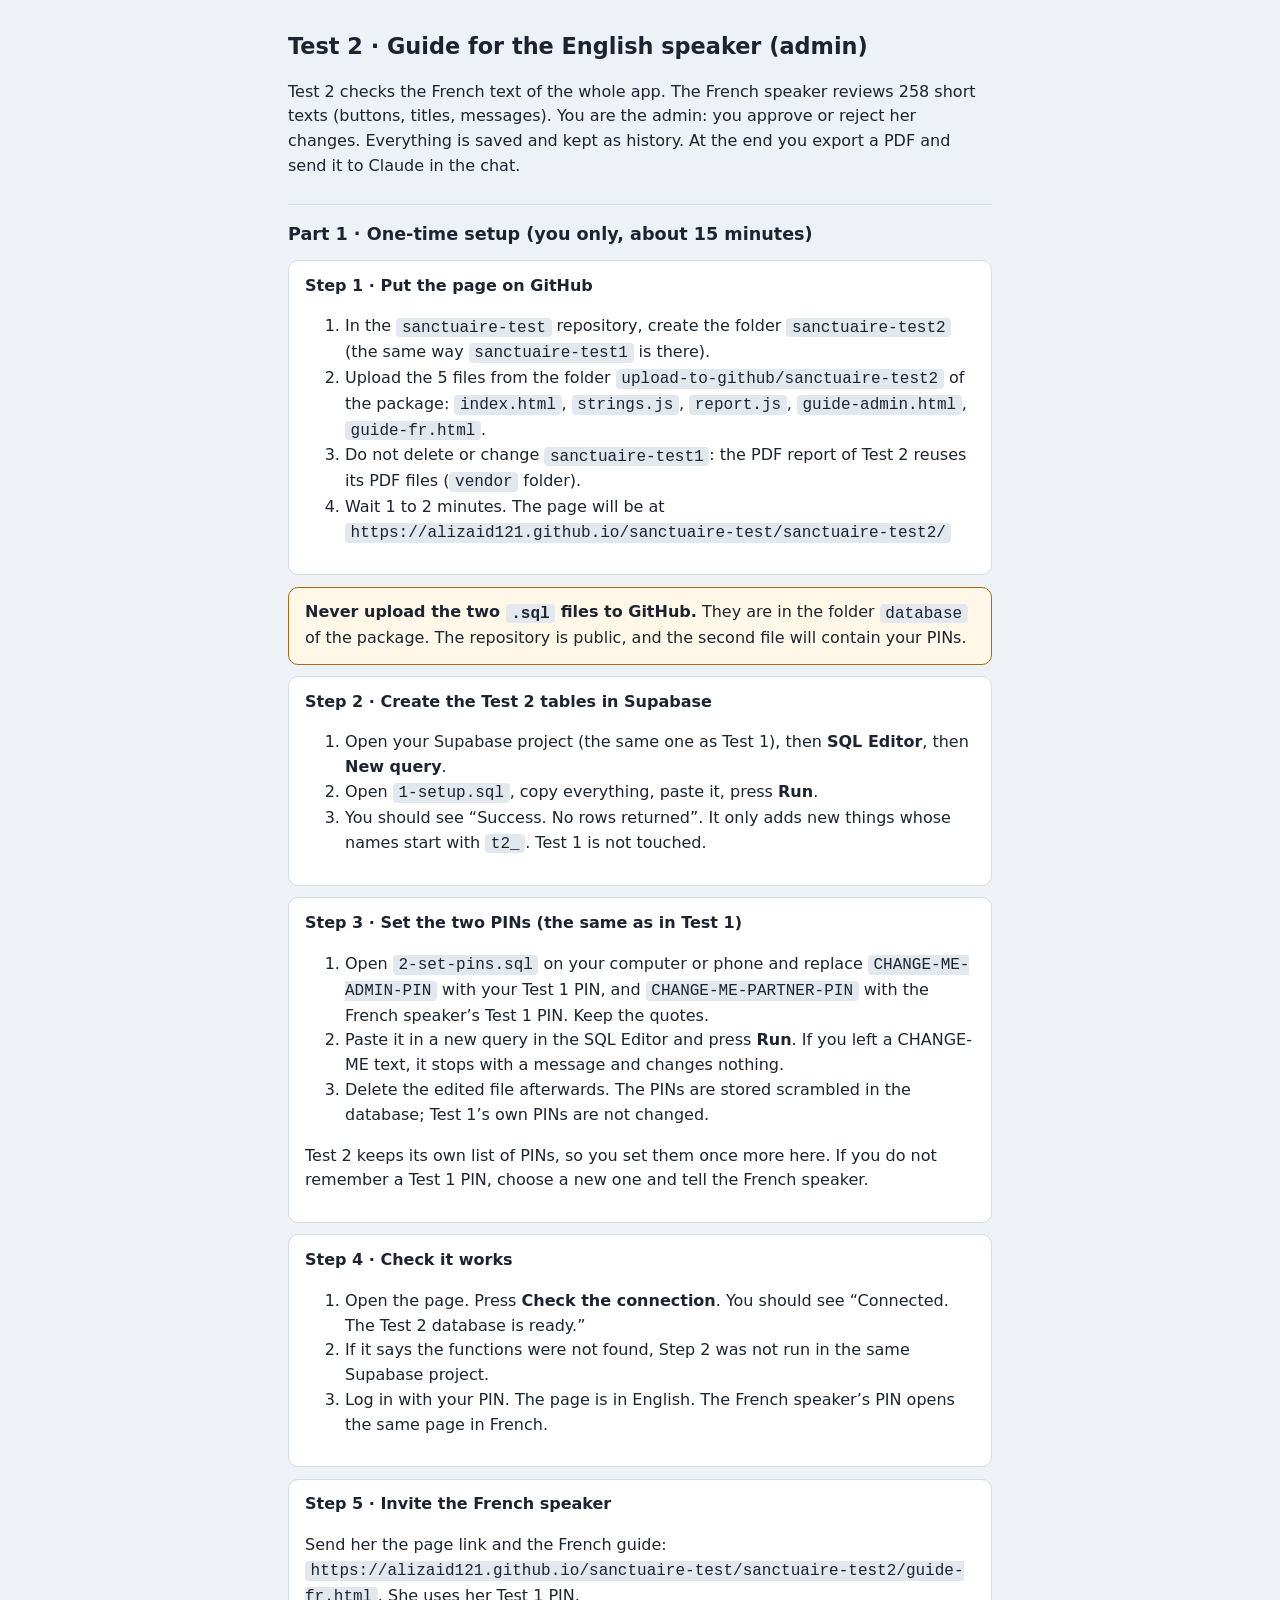
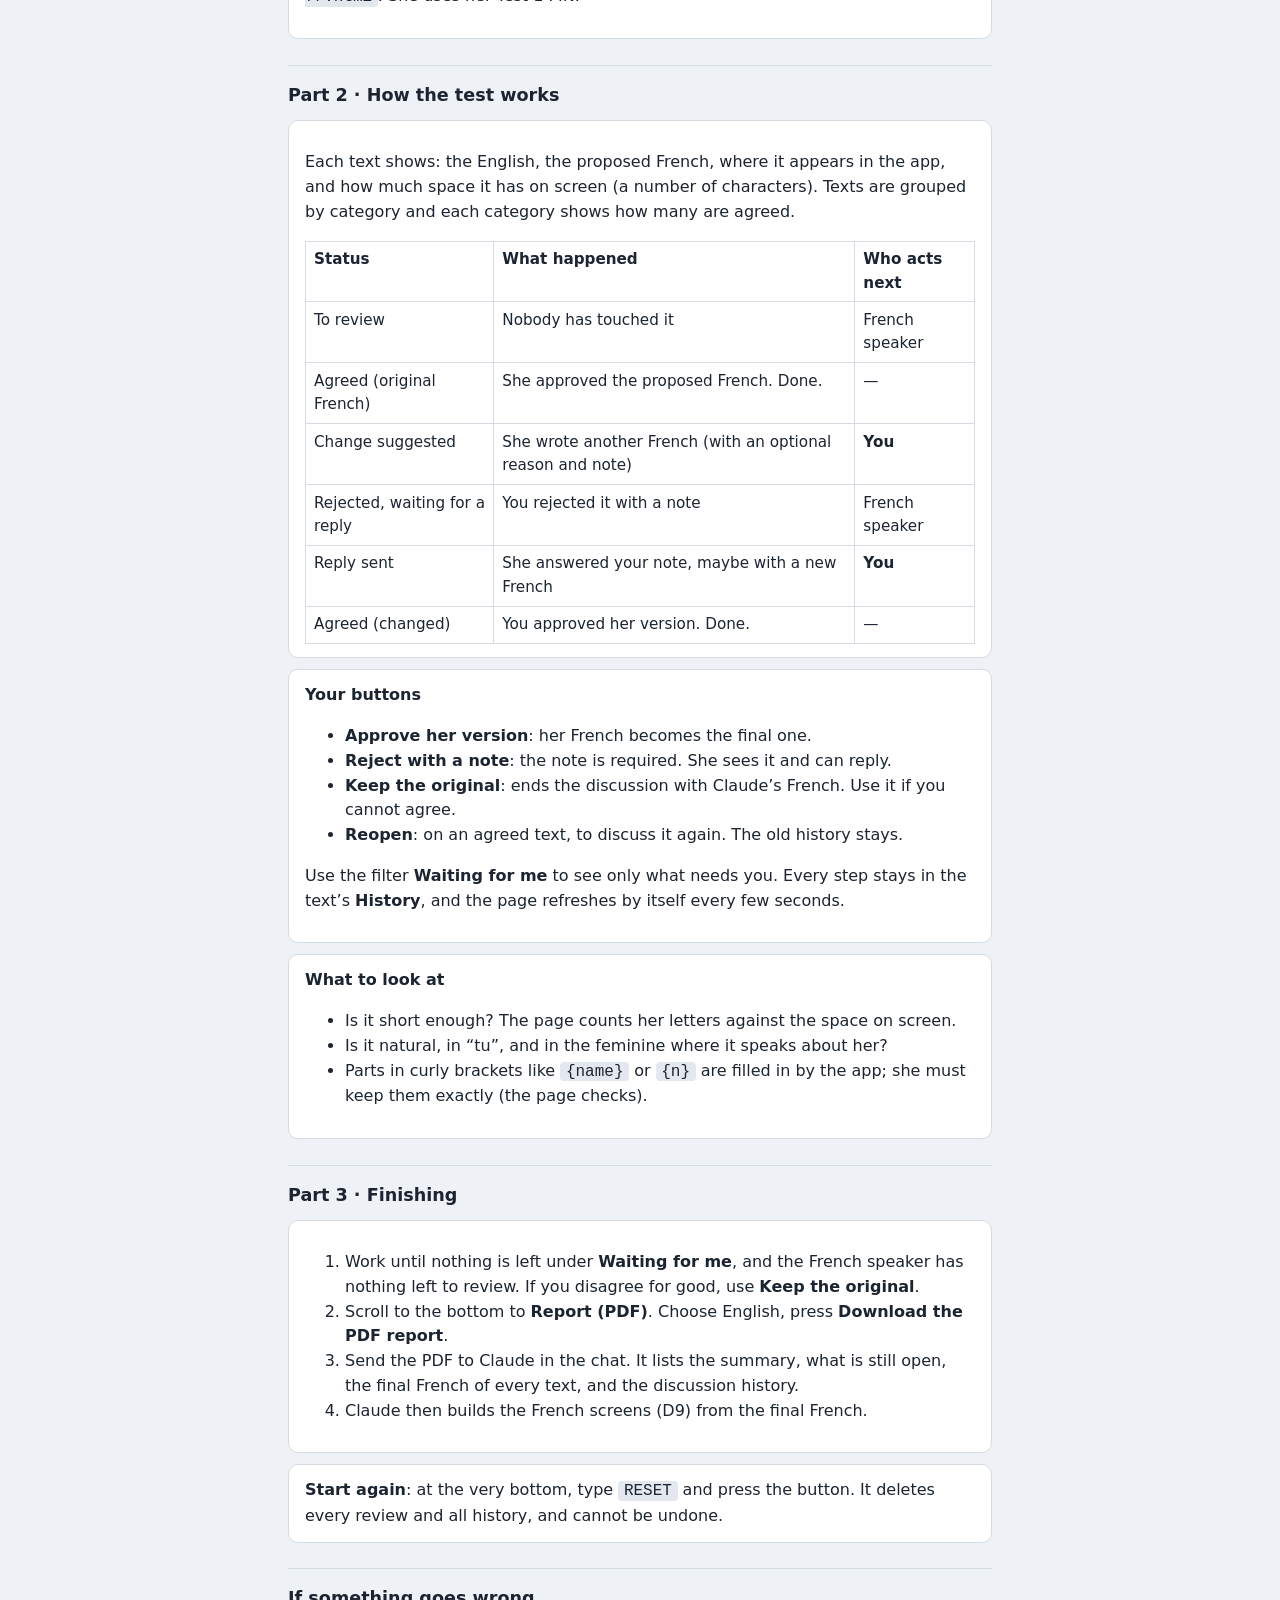
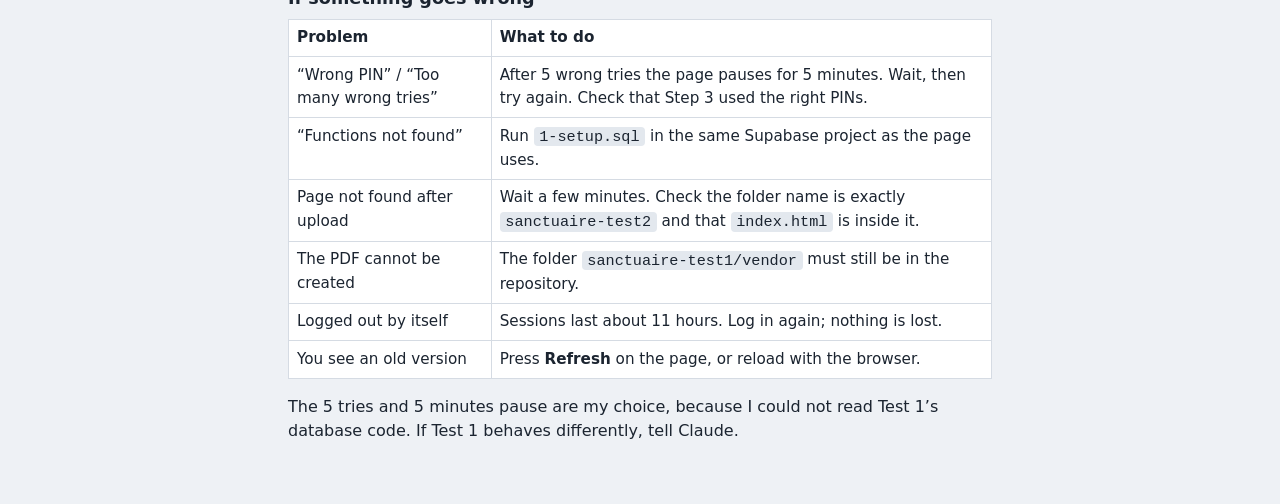
<file: sanctuaire-test2/guide-admin.html>
<!doctype html>
<html lang="en"><head><meta charset="utf-8"><meta name="viewport" content="width=device-width, initial-scale=1">
<title>Sanctuaire · Test 2 · Guide for the English speaker (admin)</title>
<style>
body{margin:0;background:#eef1f5;color:#1b2430;font:16px/1.55 system-ui,-apple-system,"Segoe UI",Roboto,sans-serif}
main{max-width:44rem;margin:0 auto;padding:1rem 1rem 4rem}
h1{font-size:1.4rem;margin:.8rem 0 .3rem}h2{font-size:1.1rem;margin:1.6rem 0 .4rem;border-top:1px solid #d5dbe3;padding-top:1rem}
.box{background:#fff;border:1px solid #d5dbe3;border-radius:10px;padding:.8rem 1rem;margin:.7rem 0}
code{background:#e3e8ee;padding:.05rem .35rem;border-radius:4px}
.warn{border-color:#a86b12;background:#fff8e8}
table{border-collapse:collapse;width:100%;font-size:.95rem}td,th{border:1px solid #d5dbe3;padding:.4rem .5rem;text-align:left;vertical-align:top;background:#fff}
</style></head><body><main>
<h1>Test 2 · Guide for the English speaker (admin)</h1>
<p>Test 2 checks the French text of the whole app. The French speaker reviews 258 short texts (buttons, titles, messages). You are the admin: you approve or reject her changes. Everything is saved and kept as history. At the end you export a PDF and send it to Claude in the chat.</p>

<h2>Part 1 · One-time setup (you only, about 15 minutes)</h2>
<div class="box"><b>Step 1 · Put the page on GitHub</b>
<ol>
<li>In the <code>sanctuaire-test</code> repository, create the folder <code>sanctuaire-test2</code> (the same way <code>sanctuaire-test1</code> is there).</li>
<li>Upload the 5 files from the folder <code>upload-to-github/sanctuaire-test2</code> of the package: <code>index.html</code>, <code>strings.js</code>, <code>report.js</code>, <code>guide-admin.html</code>, <code>guide-fr.html</code>.</li>
<li>Do not delete or change <code>sanctuaire-test1</code>: the PDF report of Test 2 reuses its PDF files (<code>vendor</code> folder).</li>
<li>Wait 1 to 2 minutes. The page will be at <code>https://alizaid121.github.io/sanctuaire-test/sanctuaire-test2/</code></li>
</ol></div>
<div class="box warn"><b>Never upload the two <code>.sql</code> files to GitHub.</b> They are in the folder <code>database</code> of the package. The repository is public, and the second file will contain your PINs.</div>
<div class="box"><b>Step 2 · Create the Test 2 tables in Supabase</b>
<ol>
<li>Open your Supabase project (the same one as Test 1), then <b>SQL Editor</b>, then <b>New query</b>.</li>
<li>Open <code>1-setup.sql</code>, copy everything, paste it, press <b>Run</b>.</li>
<li>You should see “Success. No rows returned”. It only adds new things whose names start with <code>t2_</code>. Test 1 is not touched.</li>
</ol></div>
<div class="box"><b>Step 3 · Set the two PINs (the same as in Test 1)</b>
<ol>
<li>Open <code>2-set-pins.sql</code> on your computer or phone and replace <code>CHANGE-ME-ADMIN-PIN</code> with your Test 1 PIN, and <code>CHANGE-ME-PARTNER-PIN</code> with the French speaker’s Test 1 PIN. Keep the quotes.</li>
<li>Paste it in a new query in the SQL Editor and press <b>Run</b>. If you left a CHANGE-ME text, it stops with a message and changes nothing.</li>
<li>Delete the edited file afterwards. The PINs are stored scrambled in the database; Test 1’s own PINs are not changed.</li>
</ol>
<p class="muted">Test 2 keeps its own list of PINs, so you set them once more here. If you do not remember a Test 1 PIN, choose a new one and tell the French speaker.</p></div>
<div class="box"><b>Step 4 · Check it works</b>
<ol>
<li>Open the page. Press <b>Check the connection</b>. You should see “Connected. The Test 2 database is ready.”</li>
<li>If it says the functions were not found, Step 2 was not run in the same Supabase project.</li>
<li>Log in with your PIN. The page is in English. The French speaker’s PIN opens the same page in French.</li>
</ol></div>
<div class="box"><b>Step 5 · Invite the French speaker</b>
<p>Send her the page link and the French guide: <code>https://alizaid121.github.io/sanctuaire-test/sanctuaire-test2/guide-fr.html</code>. She uses her Test 1 PIN.</p></div>

<h2>Part 2 · How the test works</h2>
<div class="box">
<p>Each text shows: the English, the proposed French, where it appears in the app, and how much space it has on screen (a number of characters). Texts are grouped by category and each category shows how many are agreed.</p>
<table>
<tr><th>Status</th><th>What happened</th><th>Who acts next</th></tr>
<tr><td>To review</td><td>Nobody has touched it</td><td>French speaker</td></tr>
<tr><td>Agreed (original French)</td><td>She approved the proposed French. Done.</td><td>—</td></tr>
<tr><td>Change suggested</td><td>She wrote another French (with an optional reason and note)</td><td><b>You</b></td></tr>
<tr><td>Rejected, waiting for a reply</td><td>You rejected it with a note</td><td>French speaker</td></tr>
<tr><td>Reply sent</td><td>She answered your note, maybe with a new French</td><td><b>You</b></td></tr>
<tr><td>Agreed (changed)</td><td>You approved her version. Done.</td><td>—</td></tr>
</table></div>
<div class="box"><b>Your buttons</b>
<ul>
<li><b>Approve her version</b>: her French becomes the final one.</li>
<li><b>Reject with a note</b>: the note is required. She sees it and can reply.</li>
<li><b>Keep the original</b>: ends the discussion with Claude’s French. Use it if you cannot agree.</li>
<li><b>Reopen</b>: on an agreed text, to discuss it again. The old history stays.</li>
</ul>
<p>Use the filter <b>Waiting for me</b> to see only what needs you. Every step stays in the text’s <b>History</b>, and the page refreshes by itself every few seconds.</p></div>
<div class="box"><b>What to look at</b>
<ul>
<li>Is it short enough? The page counts her letters against the space on screen.</li>
<li>Is it natural, in “tu”, and in the feminine where it speaks about her?</li>
<li>Parts in curly brackets like <code>{name}</code> or <code>{n}</code> are filled in by the app; she must keep them exactly (the page checks).</li>
</ul></div>

<h2>Part 3 · Finishing</h2>
<div class="box"><ol>
<li>Work until nothing is left under <b>Waiting for me</b>, and the French speaker has nothing left to review. If you disagree for good, use <b>Keep the original</b>.</li>
<li>Scroll to the bottom to <b>Report (PDF)</b>. Choose English, press <b>Download the PDF report</b>.</li>
<li>Send the PDF to Claude in the chat. It lists the summary, what is still open, the final French of every text, and the discussion history.</li>
<li>Claude then builds the French screens (D9) from the final French.</li></ol></div>
<div class="box"><b>Start again</b>: at the very bottom, type <code>RESET</code> and press the button. It deletes every review and all history, and cannot be undone.</div>

<h2>If something goes wrong</h2>
<table>
<tr><th>Problem</th><th>What to do</th></tr>
<tr><td>“Wrong PIN” / “Too many wrong tries”</td><td>After 5 wrong tries the page pauses for 5 minutes. Wait, then try again. Check that Step 3 used the right PINs.</td></tr>
<tr><td>“Functions not found”</td><td>Run <code>1-setup.sql</code> in the same Supabase project as the page uses.</td></tr>
<tr><td>Page not found after upload</td><td>Wait a few minutes. Check the folder name is exactly <code>sanctuaire-test2</code> and that <code>index.html</code> is inside it.</td></tr>
<tr><td>The PDF cannot be created</td><td>The folder <code>sanctuaire-test1/vendor</code> must still be in the repository.</td></tr>
<tr><td>Logged out by itself</td><td>Sessions last about 11 hours. Log in again; nothing is lost.</td></tr>
<tr><td>You see an old version</td><td>Press <b>Refresh</b> on the page, or reload with the browser.</td></tr>
</table>
<p class="muted">The 5 tries and 5 minutes pause are my choice, because I could not read Test 1’s database code. If Test 1 behaves differently, tell Claude.</p>
</main></body></html>
</file>
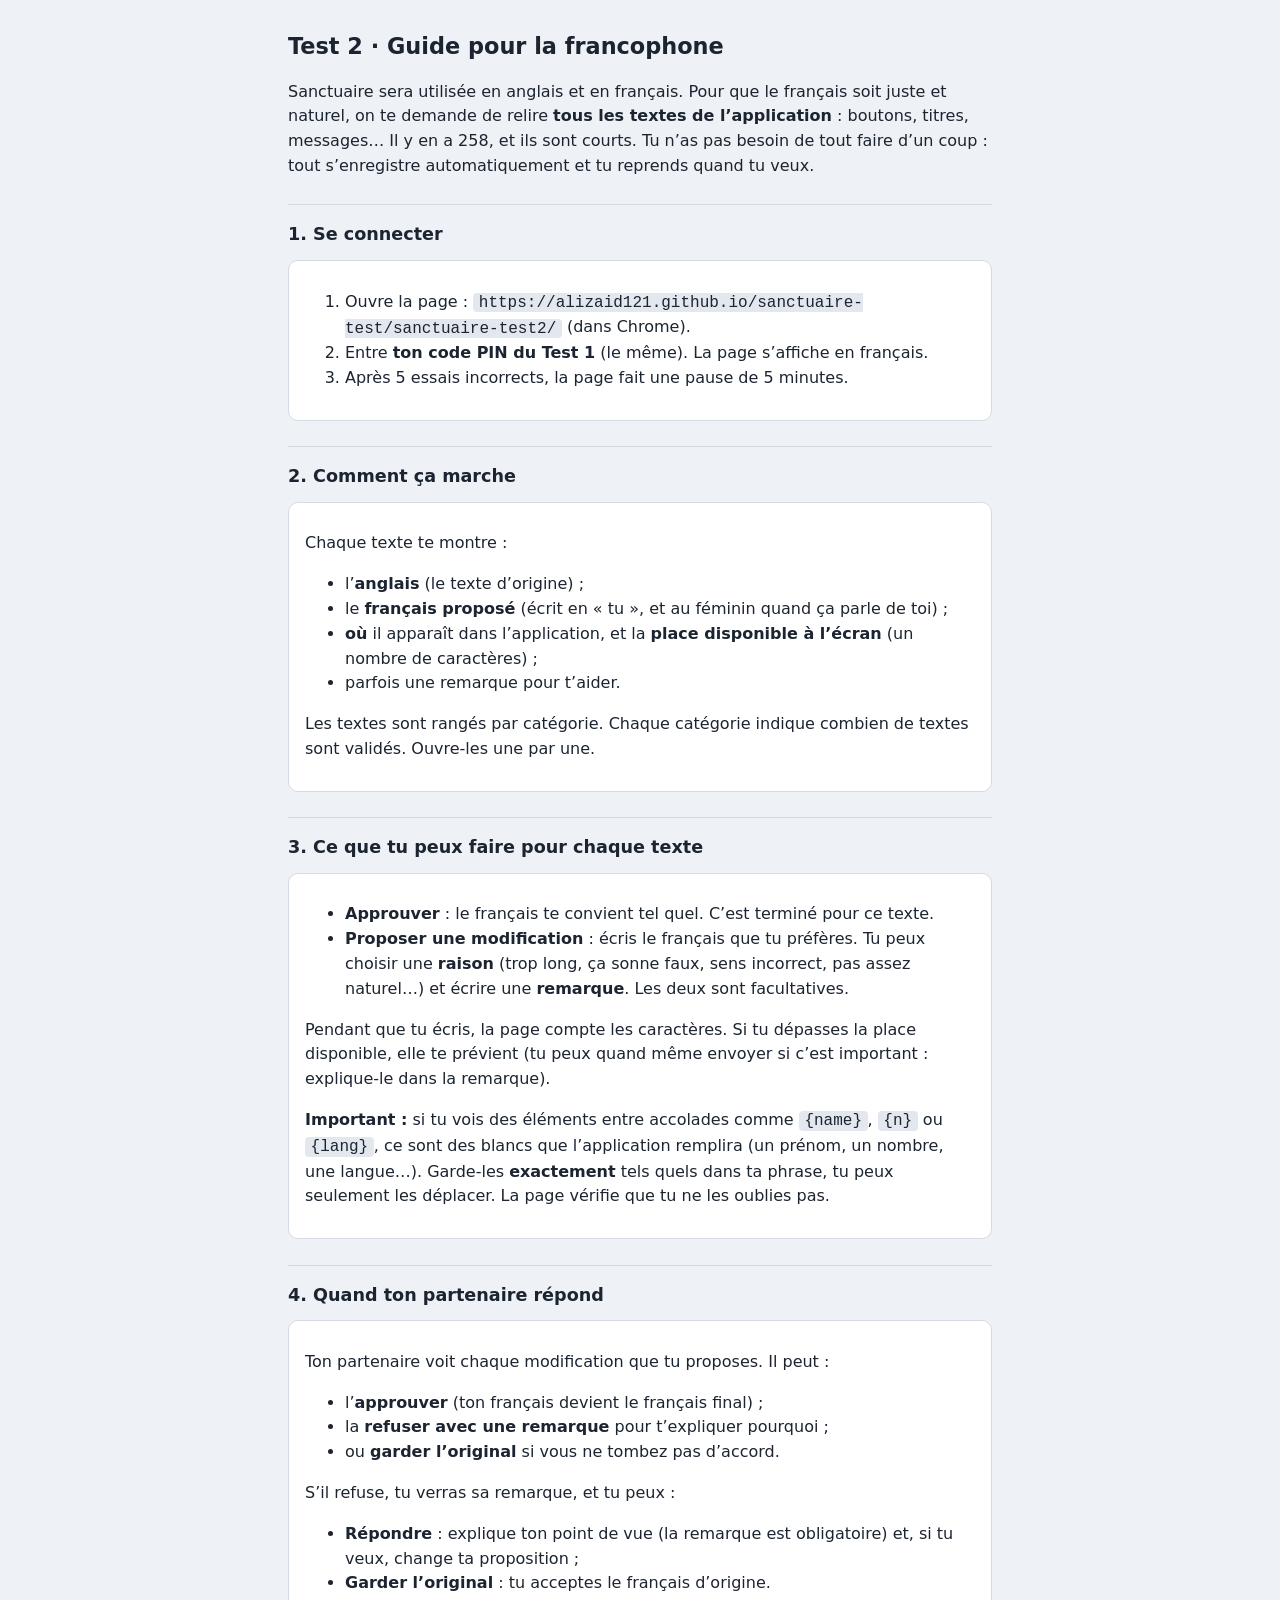
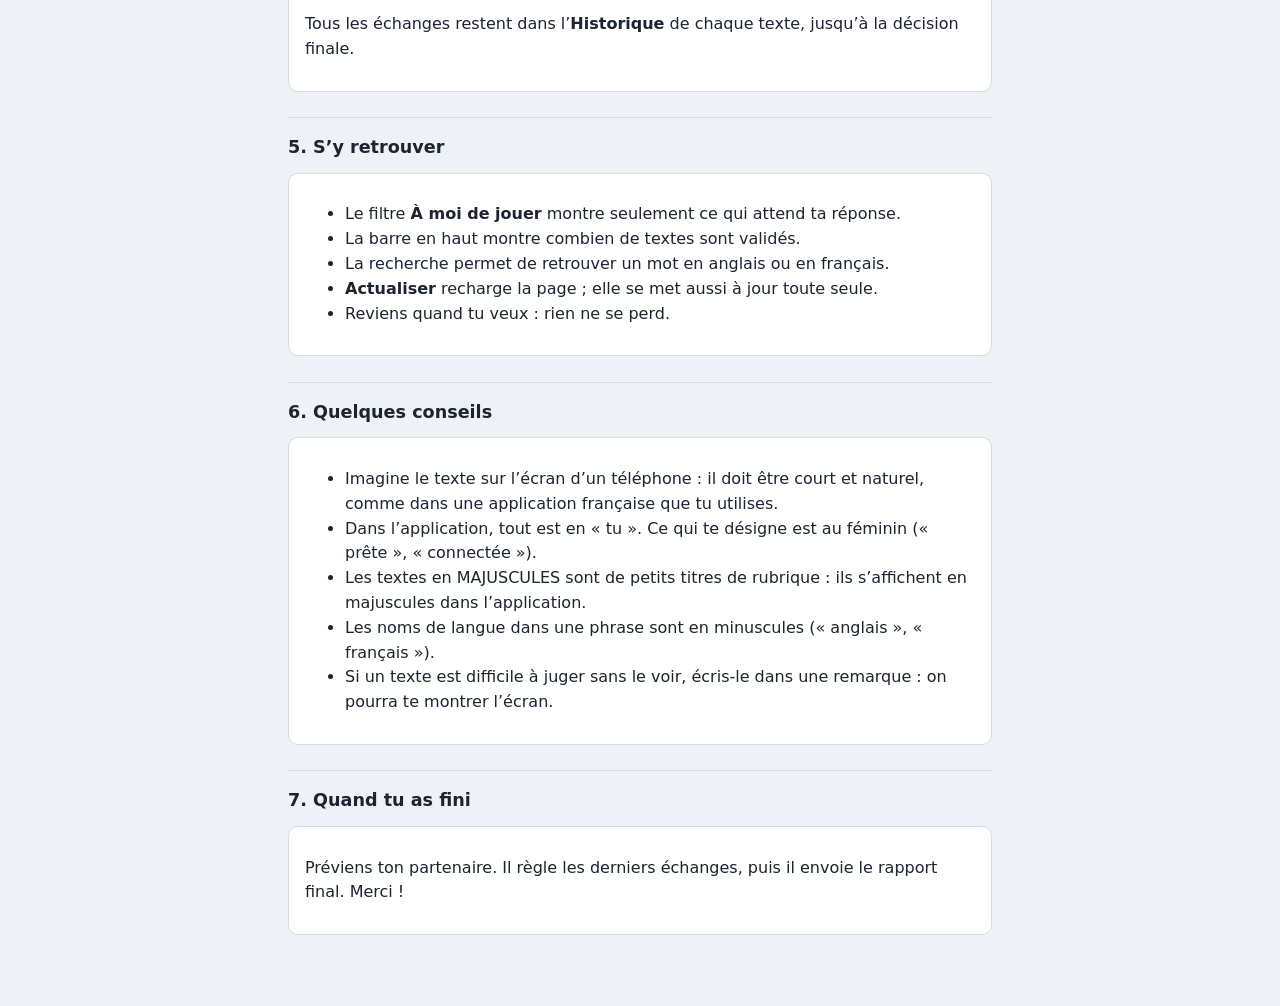
<file: sanctuaire-test2/guide-fr.html>
<!doctype html>
<html lang="fr"><head><meta charset="utf-8"><meta name="viewport" content="width=device-width, initial-scale=1">
<title>Sanctuaire · Test 2 · Guide pour la francophone</title>
<style>
body{margin:0;background:#eef1f5;color:#1b2430;font:16px/1.55 system-ui,-apple-system,"Segoe UI",Roboto,sans-serif}
main{max-width:44rem;margin:0 auto;padding:1rem 1rem 4rem}
h1{font-size:1.4rem;margin:.8rem 0 .3rem}h2{font-size:1.1rem;margin:1.6rem 0 .4rem;border-top:1px solid #d5dbe3;padding-top:1rem}
.box{background:#fff;border:1px solid #d5dbe3;border-radius:10px;padding:.8rem 1rem;margin:.7rem 0}
code{background:#e3e8ee;padding:.05rem .35rem;border-radius:4px}
table{border-collapse:collapse;width:100%;font-size:.95rem}td,th{border:1px solid #d5dbe3;padding:.4rem .5rem;text-align:left;vertical-align:top;background:#fff}
</style></head><body><main>
<h1>Test 2 · Guide pour la francophone</h1>
<p>Sanctuaire sera utilisée en anglais et en français. Pour que le français soit juste et naturel, on te demande de relire <b>tous les textes de l’application</b> : boutons, titres, messages… Il y en a 258, et ils sont courts. Tu n’as pas besoin de tout faire d’un coup : tout s’enregistre automatiquement et tu reprends quand tu veux.</p>

<h2>1. Se connecter</h2>
<div class="box"><ol>
<li>Ouvre la page : <code>https://alizaid121.github.io/sanctuaire-test/sanctuaire-test2/</code> (dans Chrome).</li>
<li>Entre <b>ton code PIN du Test 1</b> (le même). La page s’affiche en français.</li>
<li>Après 5 essais incorrects, la page fait une pause de 5 minutes.</li></ol></div>

<h2>2. Comment ça marche</h2>
<div class="box">
<p>Chaque texte te montre :</p>
<ul>
<li>l’<b>anglais</b> (le texte d’origine) ;</li>
<li>le <b>français proposé</b> (écrit en « tu », et au féminin quand ça parle de toi) ;</li>
<li><b>où</b> il apparaît dans l’application, et la <b>place disponible à l’écran</b> (un nombre de caractères) ;</li>
<li>parfois une remarque pour t’aider.</li>
</ul>
<p>Les textes sont rangés par catégorie. Chaque catégorie indique combien de textes sont validés. Ouvre-les une par une.</p></div>

<h2>3. Ce que tu peux faire pour chaque texte</h2>
<div class="box">
<ul>
<li><b>Approuver</b> : le français te convient tel quel. C’est terminé pour ce texte.</li>
<li><b>Proposer une modification</b> : écris le français que tu préfères. Tu peux choisir une <b>raison</b> (trop long, ça sonne faux, sens incorrect, pas assez naturel…) et écrire une <b>remarque</b>. Les deux sont facultatives.</li>
</ul>
<p>Pendant que tu écris, la page compte les caractères. Si tu dépasses la place disponible, elle te prévient (tu peux quand même envoyer si c’est important : explique-le dans la remarque).</p>
<p><b>Important :</b> si tu vois des éléments entre accolades comme <code>{name}</code>, <code>{n}</code> ou <code>{lang}</code>, ce sont des blancs que l’application remplira (un prénom, un nombre, une langue…). Garde-les <b>exactement</b> tels quels dans ta phrase, tu peux seulement les déplacer. La page vérifie que tu ne les oublies pas.</p></div>

<h2>4. Quand ton partenaire répond</h2>
<div class="box">
<p>Ton partenaire voit chaque modification que tu proposes. Il peut :</p>
<ul>
<li>l’<b>approuver</b> (ton français devient le français final) ;</li>
<li>la <b>refuser avec une remarque</b> pour t’expliquer pourquoi ;</li>
<li>ou <b>garder l’original</b> si vous ne tombez pas d’accord.</li>
</ul>
<p>S’il refuse, tu verras sa remarque, et tu peux :</p>
<ul>
<li><b>Répondre</b> : explique ton point de vue (la remarque est obligatoire) et, si tu veux, change ta proposition ;</li>
<li><b>Garder l’original</b> : tu acceptes le français d’origine.</li>
</ul>
<p>Tous les échanges restent dans l’<b>Historique</b> de chaque texte, jusqu’à la décision finale.</p></div>

<h2>5. S’y retrouver</h2>
<div class="box"><ul>
<li>Le filtre <b>À moi de jouer</b> montre seulement ce qui attend ta réponse.</li>
<li>La barre en haut montre combien de textes sont validés.</li>
<li>La recherche permet de retrouver un mot en anglais ou en français.</li>
<li><b>Actualiser</b> recharge la page ; elle se met aussi à jour toute seule.</li>
<li>Reviens quand tu veux : rien ne se perd.</li></ul></div>

<h2>6. Quelques conseils</h2>
<div class="box"><ul>
<li>Imagine le texte sur l’écran d’un téléphone : il doit être court et naturel, comme dans une application française que tu utilises.</li>
<li>Dans l’application, tout est en « tu ». Ce qui te désigne est au féminin (« prête », « connectée »).</li>
<li>Les textes en MAJUSCULES sont de petits titres de rubrique : ils s’affichent en majuscules dans l’application.</li>
<li>Les noms de langue dans une phrase sont en minuscules (« anglais », « français »).</li>
<li>Si un texte est difficile à juger sans le voir, écris-le dans une remarque : on pourra te montrer l’écran.</li></ul></div>

<h2>7. Quand tu as fini</h2>
<div class="box"><p>Préviens ton partenaire. Il règle les derniers échanges, puis il envoie le rapport final. Merci !</p></div>
</main></body></html>
</file>
<file: theme.css>
/* Sanctuaire Test: shared theme. Load AFTER a page's own <style>:  <link rel="stylesheet" href="../theme.css">
   The test pages already use these variable names, so changing the values here restyles them.
   Rules and tokens are written down in STYLE-GUIDE.md. */
@import url("https://fonts.googleapis.com/css2?family=Fraunces:wght@600&family=Inter:wght@400;600&display=swap");
:root{
  --bg:#F6F0E6; --panel:#FFFBF3; --ink:#1F2A24; --muted:#5E5A50; --line:#DDD2BF;
  --accent:#26362D; --good:#2F6B52; --warn:#8A5B1E; --bad:#A63D2F; --radius:16px;
  --brass:#8A5B1E; --dawn:#4F6F86; --sand:#EFE6D4; --nav-h:64px;
}
body{background:var(--bg);color:var(--ink);font-family:Inter,system-ui,-apple-system,"Segoe UI",Roboto,sans-serif;font-size:17px;
  padding-bottom:calc(var(--nav-h) + env(safe-area-inset-bottom,0px) + 12px)}
h1,h2,h3{font-family:Fraunces,Georgia,serif;font-weight:600;color:var(--ink)}
.card,details.cat{background:var(--panel);border-color:var(--line);border-radius:var(--radius)}
button{border-radius:12px;min-height:48px;font-weight:600;letter-spacing:.01em}
button.secondary{background:var(--panel);color:var(--accent);border-color:var(--accent)}
button.link{background:none;color:var(--dawn);font-weight:400}
textarea,select,input[type="password"],input[type="search"],input[type="text"]{border-radius:12px;border-color:var(--line);background:#fff}
button:focus-visible,textarea:focus-visible,select:focus-visible,input:focus-visible,summary:focus-visible{outline:3px solid var(--brass);outline-offset:2px}
.muted,.hint,.count{color:var(--muted)}
.stat,.banner{background:var(--panel);border-color:var(--line);border-radius:12px}
.frbox{background:var(--bg);border-color:var(--line)}
.frbox.sug{background:#F7EBD2;border-color:#E3CE9E}.frbox.fin{background:#E3EFE7;border-color:#B7D4C3}
.form{background:var(--panel);border-color:var(--line)}
.meta code{background:var(--sand)}
.bar:has(> i){background:#E7DCC6}
#view-login,#loginCard{display:none!important}   /* login lives in the hub only */
.chip{background:var(--panel)}
a{color:var(--dawn)}
</file>
